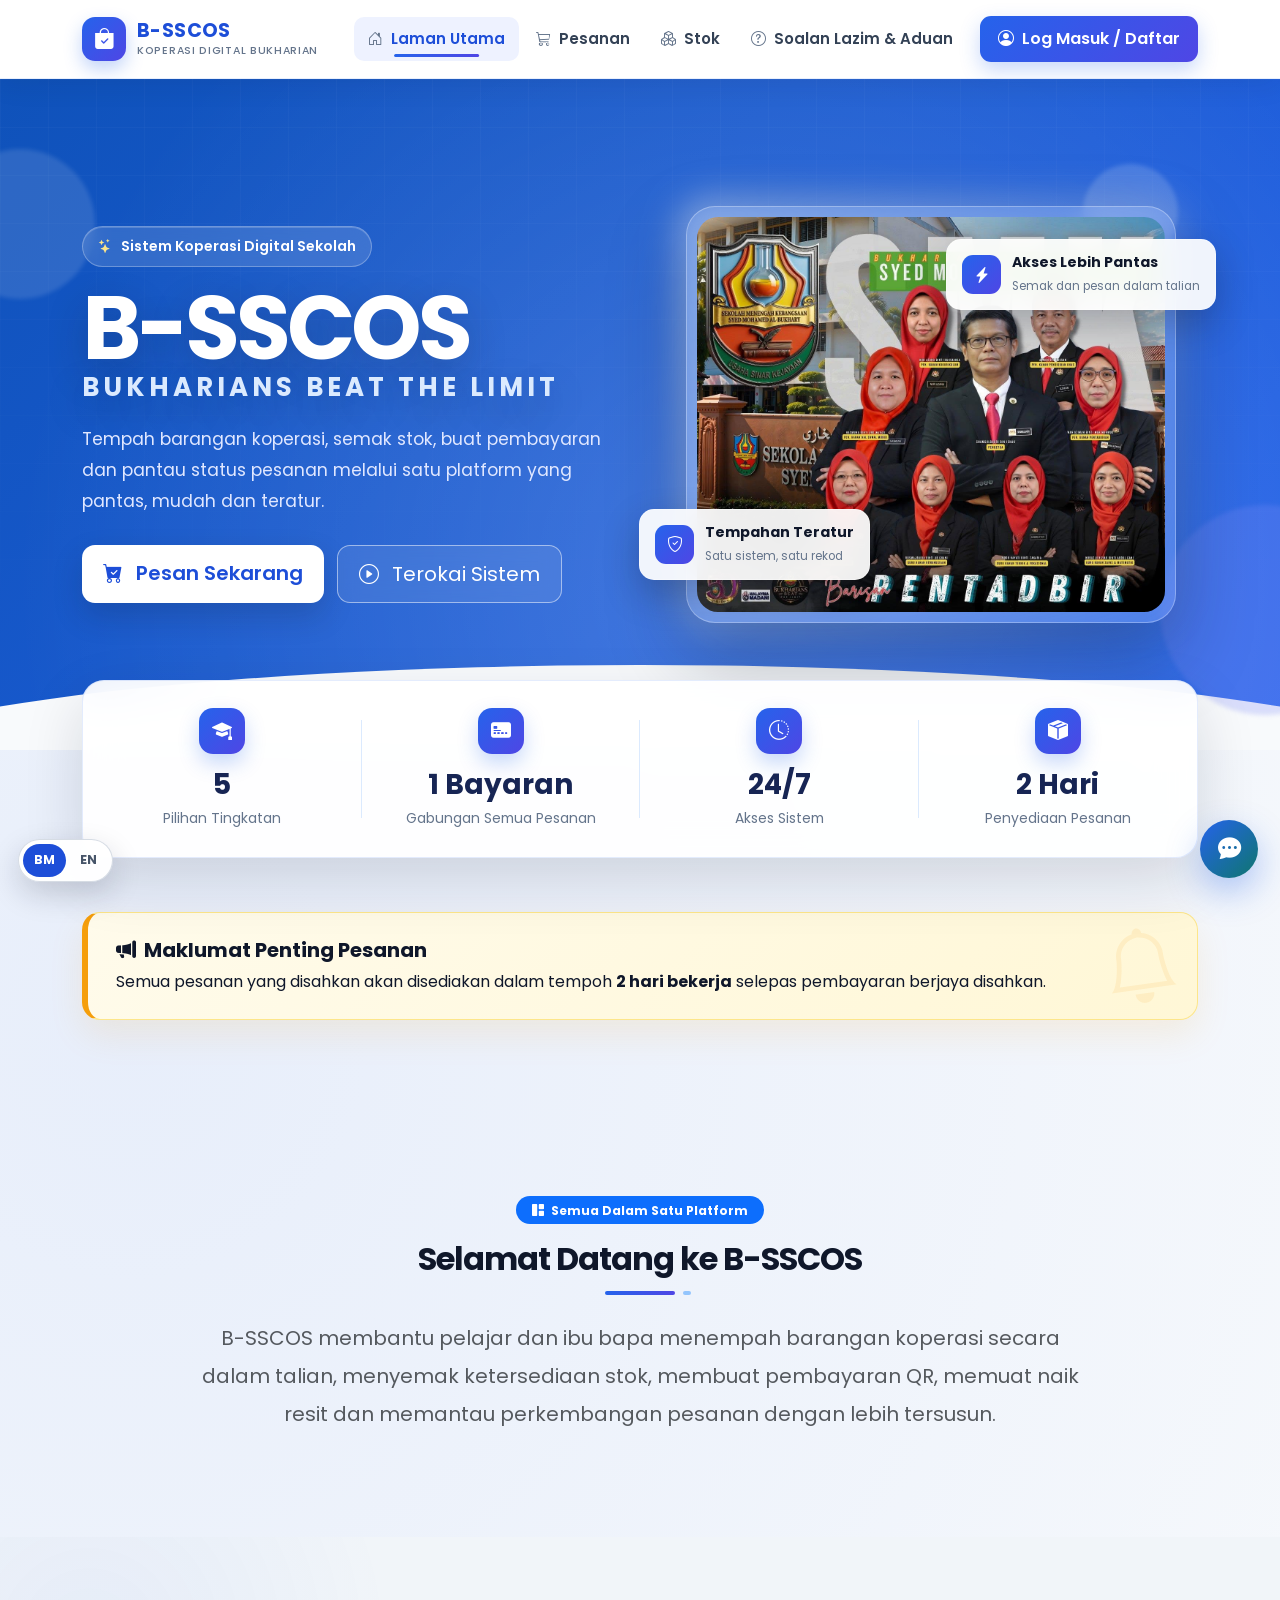
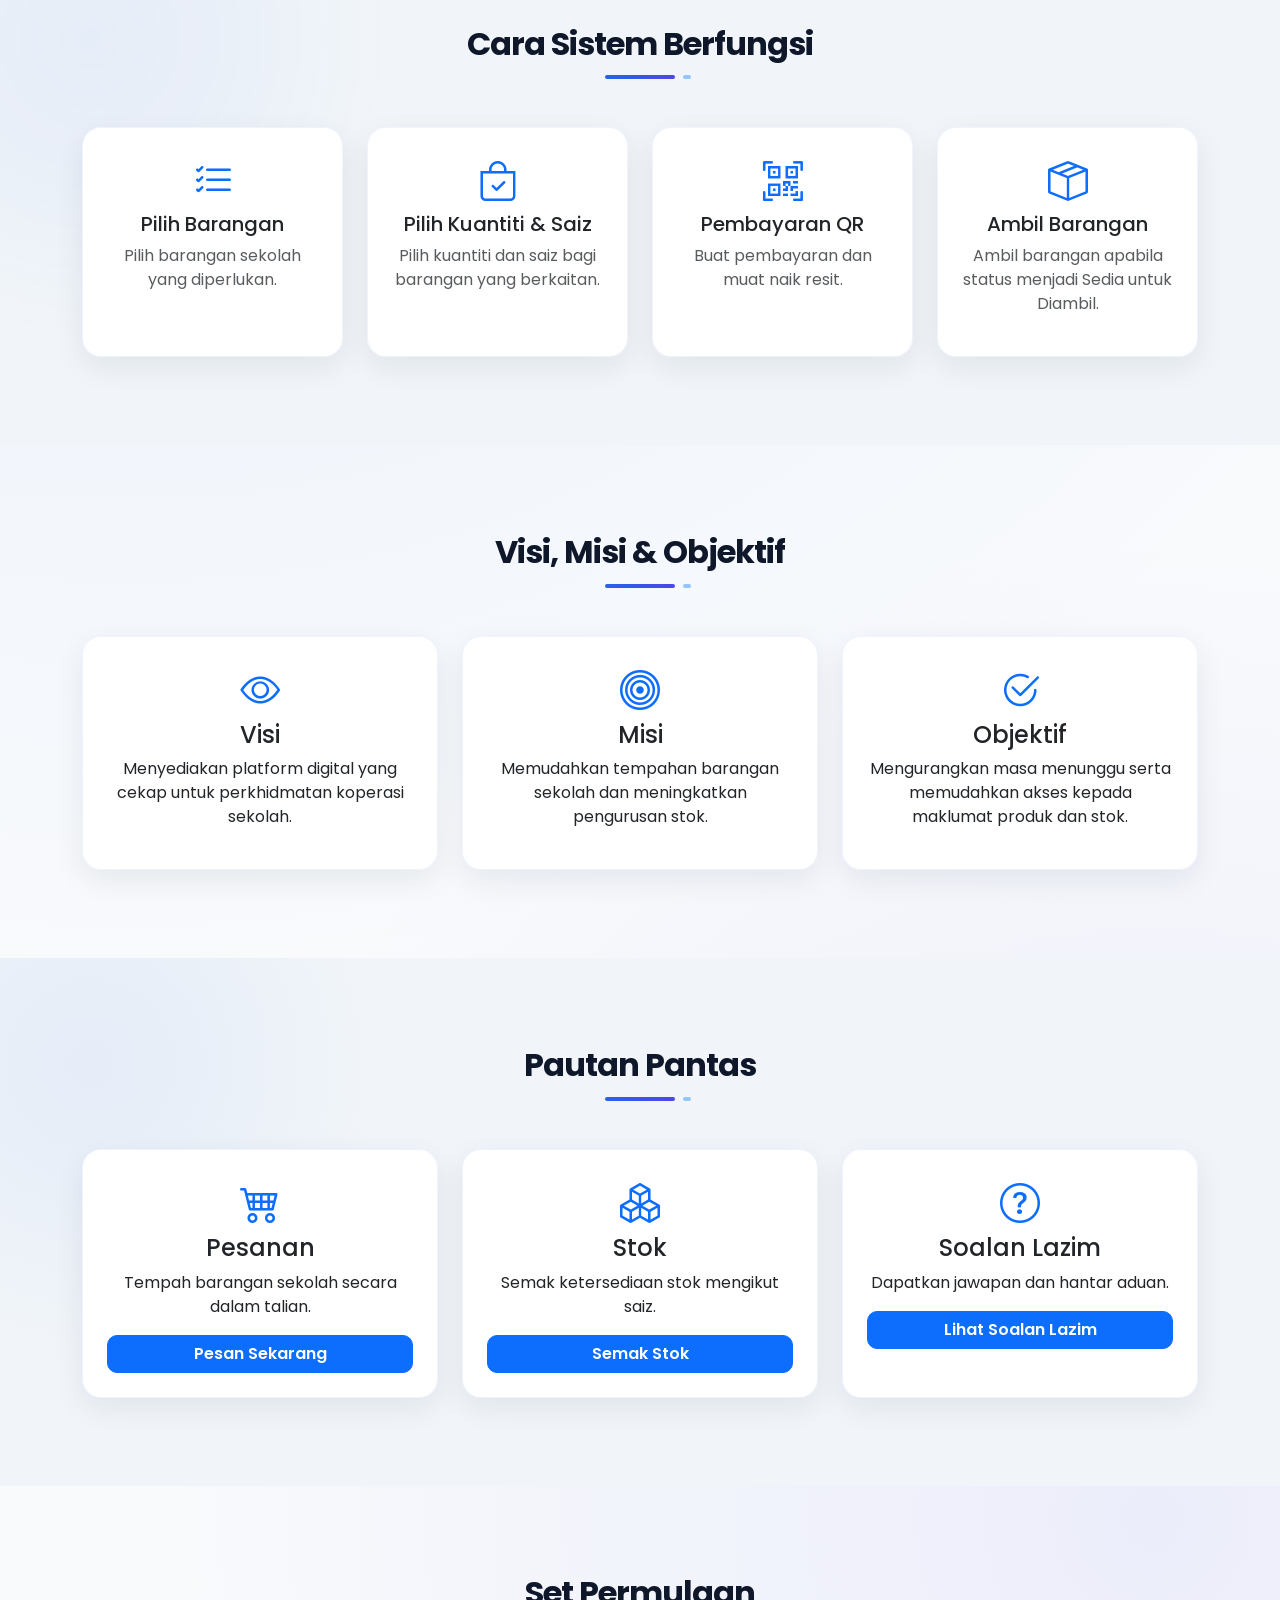
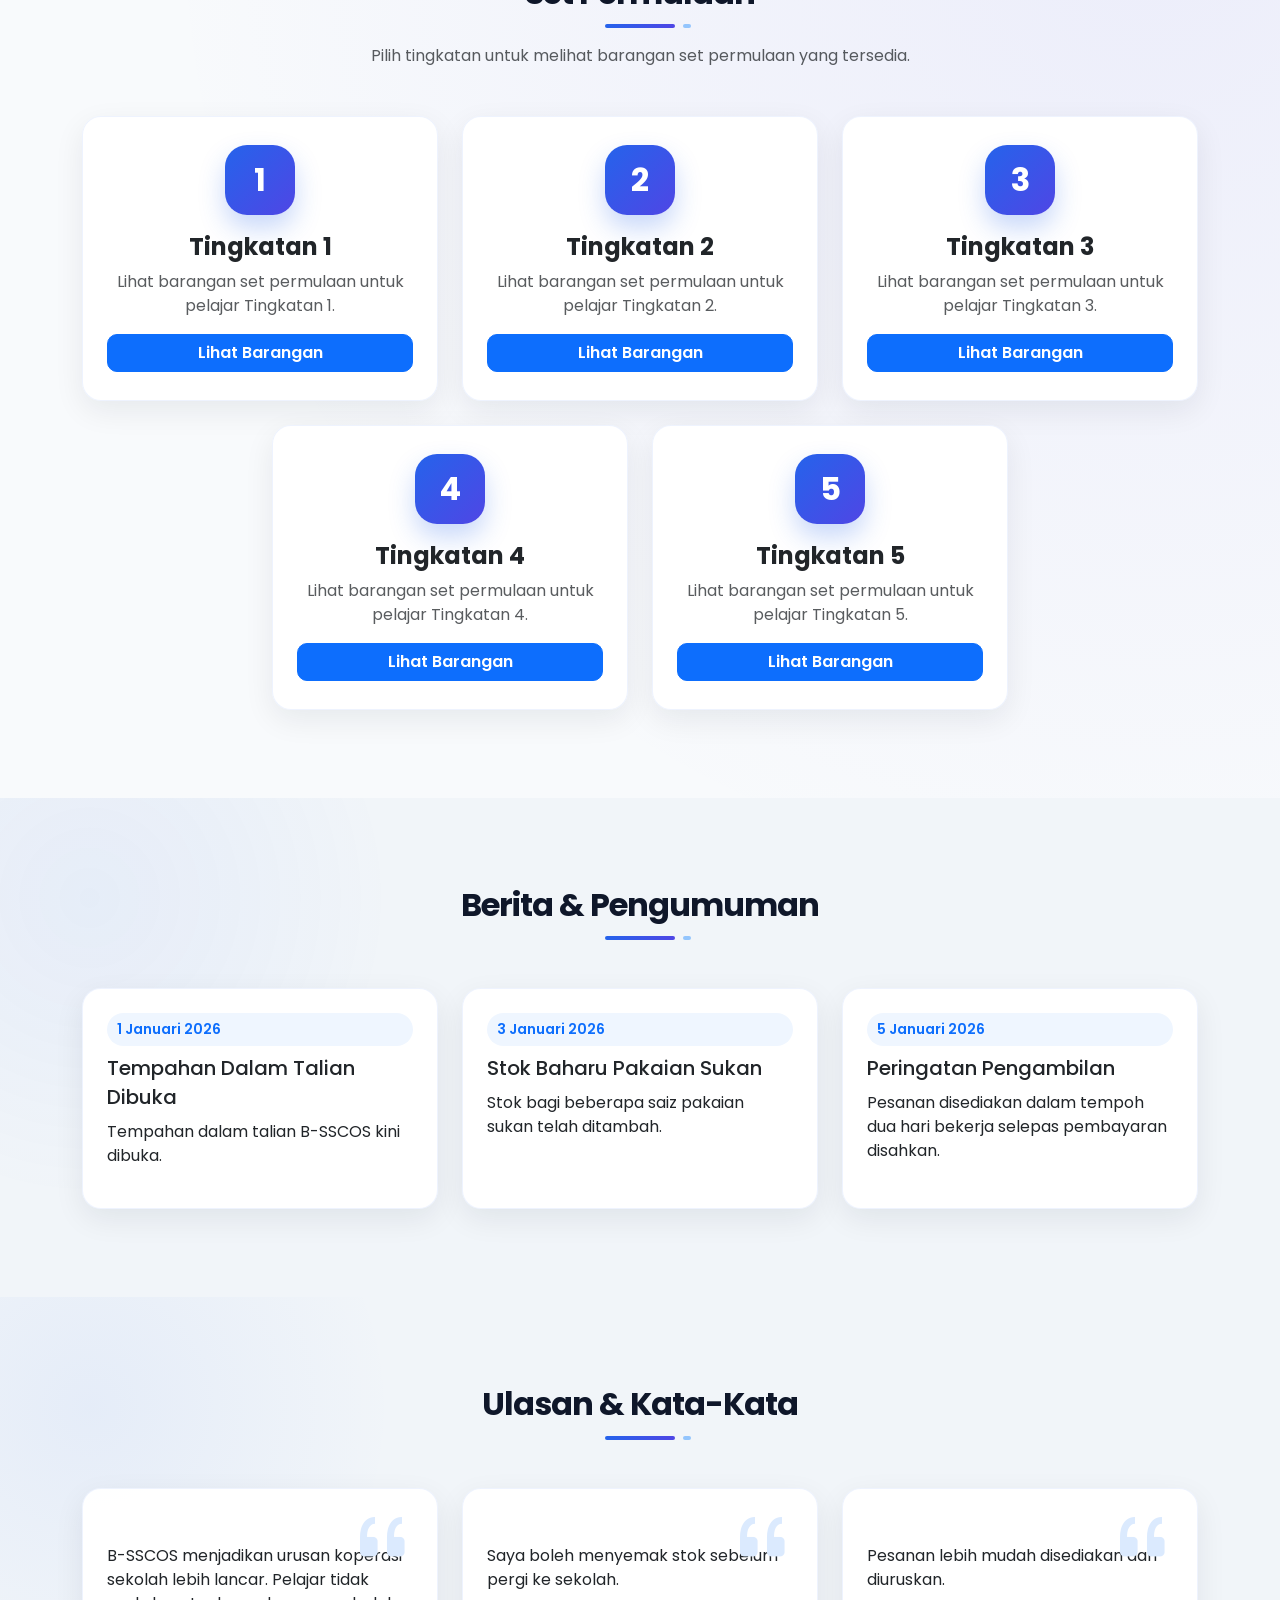
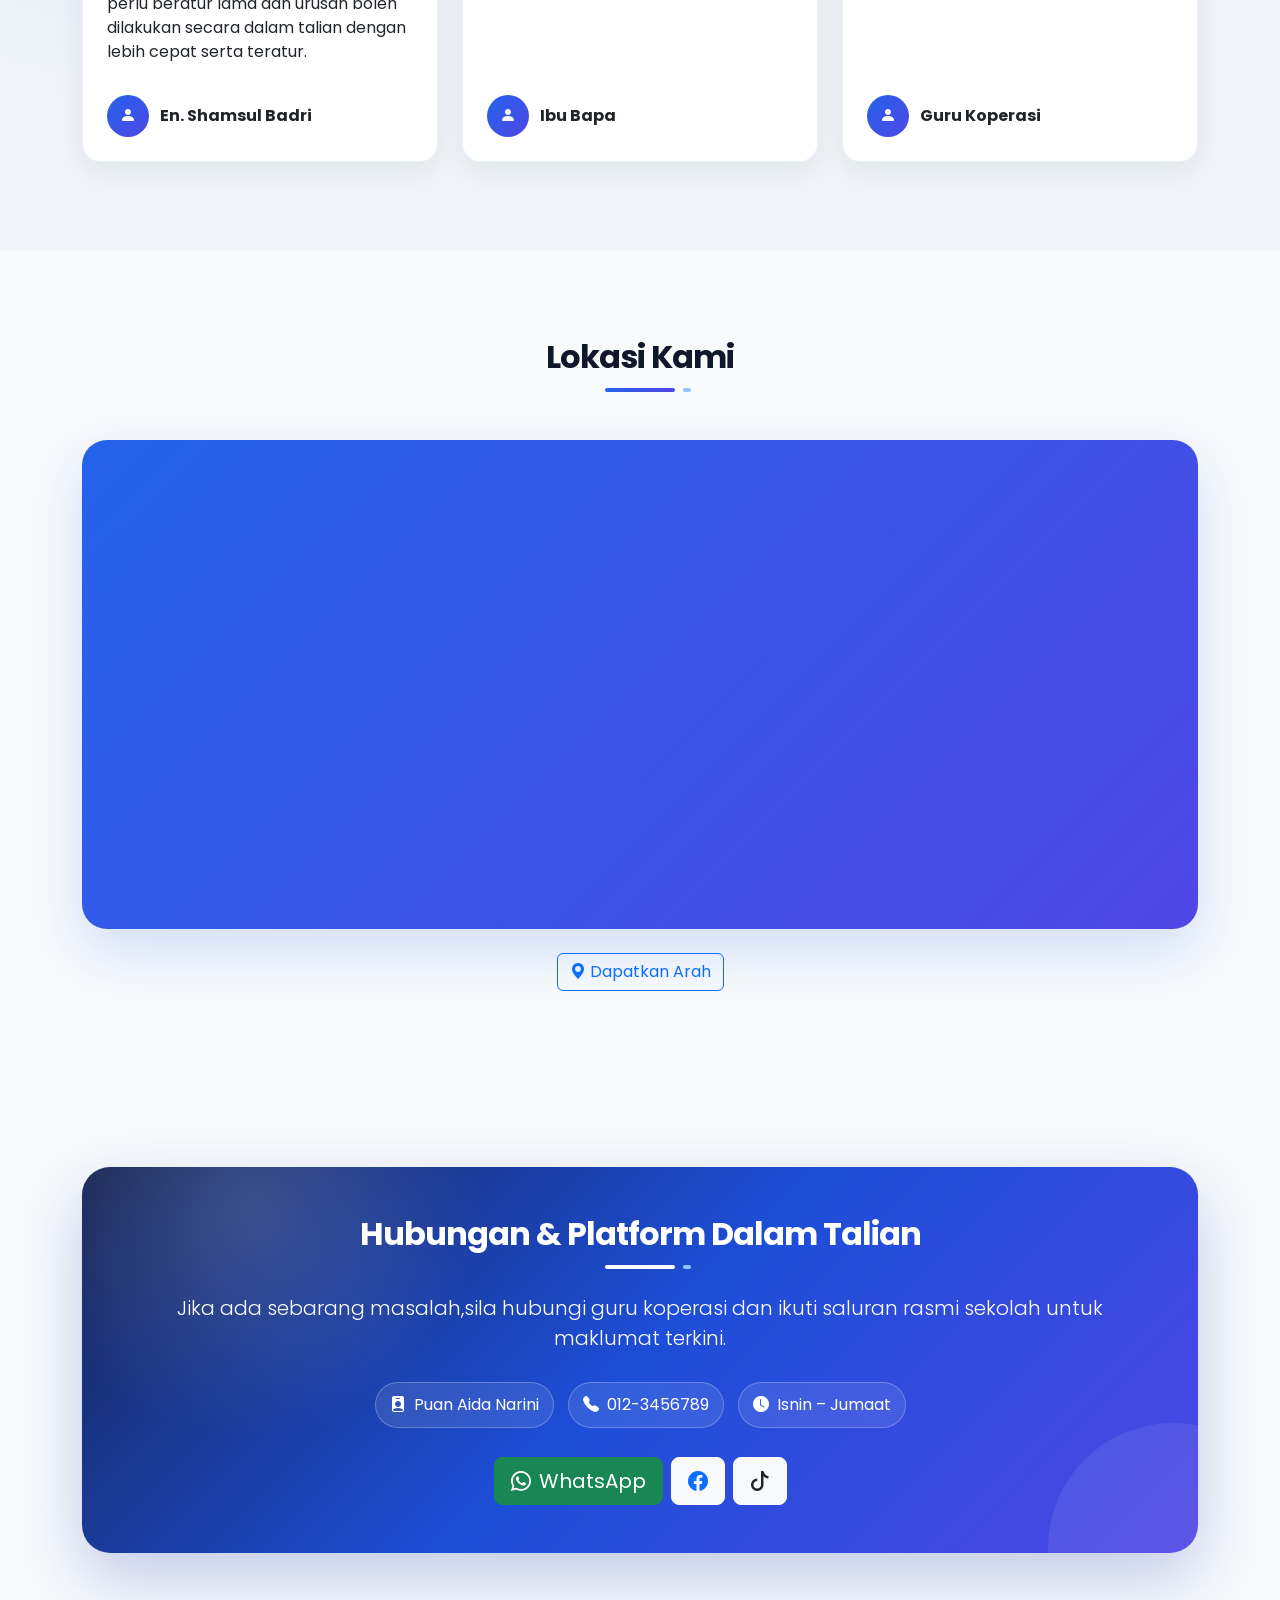
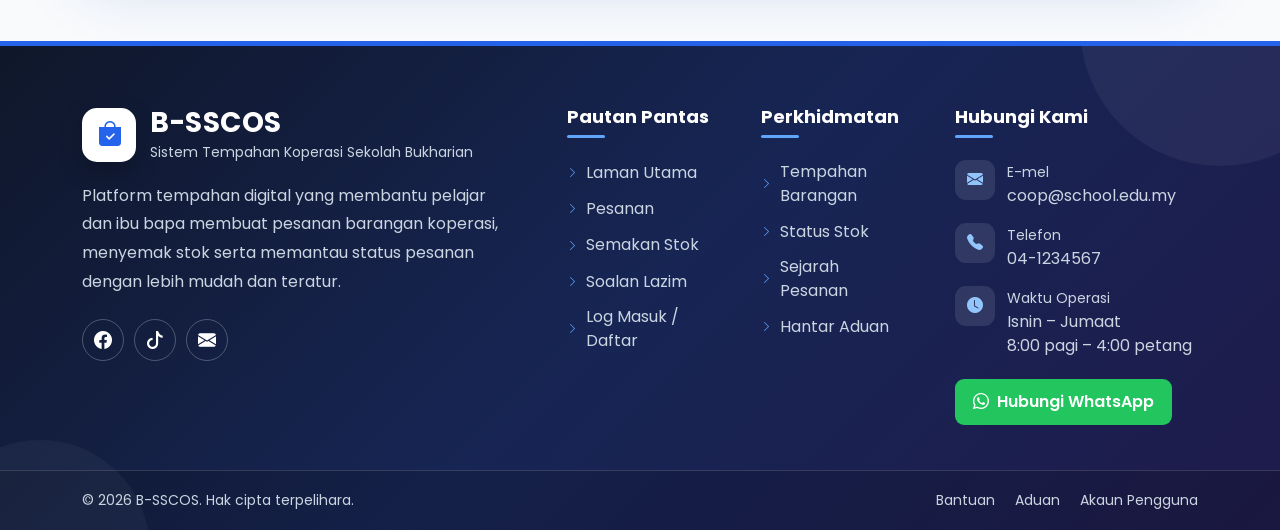
<file: index.html>
<!DOCTYPE html>
<html lang="ms">
<head>
<meta charset="UTF-8">
<meta name="viewport" content="width=device-width, initial-scale=1.0">
<title>B-SSCOS - Laman Utama</title>

<link href="https://cdn.jsdelivr.net/npm/bootstrap@5.3.3/dist/css/bootstrap.min.css" rel="stylesheet">
<link href="https://cdn.jsdelivr.net/npm/bootstrap-icons@1.11.3/font/bootstrap-icons.css" rel="stylesheet">
<link href="https://fonts.googleapis.com/css2?family=Poppins:wght@300;400;600;700&display=swap" rel="stylesheet">


<style>
body{font-family:Poppins,sans-serif;background:#f8fafc}
/* =========================
   NAVBAR B-SSCOS
========================= */

.navbar{
    padding:12px 0;
    background:rgba(255,255,255,.96);
    backdrop-filter:blur(14px);
    -webkit-backdrop-filter:blur(14px);
    border-bottom:1px solid rgba(37,99,235,.10);
    box-shadow:0 6px 25px rgba(15,23,42,.08);
    transition:all .3s ease;
}

.navbar .container{
    position:relative;
}

/* Logo / jenama */

.navbar-brand{
    display:flex;
    align-items:center;
    gap:11px;
    margin-right:25px;
    color:#1d4ed8 !important;
    text-decoration:none;
    transition:transform .3s ease;
}

.navbar-brand:hover{
    transform:translateY(-2px);
}

.brand-mark{
    width:44px;
    height:44px;
    display:flex;
    align-items:center;
    justify-content:center;
    border-radius:13px;
    color:#fff;
    font-size:21px;
    background:linear-gradient(135deg,#2563eb,#4f46e5);
    box-shadow:0 8px 18px rgba(37,99,235,.28);
    transition:all .3s ease;
}

.navbar-brand:hover .brand-mark{
    transform:rotate(-7deg) scale(1.06);
    box-shadow:0 12px 25px rgba(37,99,235,.38);
}

.brand-text{
    display:flex;
    flex-direction:column;
    line-height:1.05;
}

.brand-name{
    font-size:1.2rem;
    font-weight:700;
    letter-spacing:.4px;
}

.brand-tagline{
    margin-top:4px;
    color:#64748b;
    font-size:.67rem;
    font-weight:500;
    letter-spacing:.7px;
    text-transform:uppercase;
}

/* Menu */

.navbar-nav{
    align-items:center;
    gap:3px;
}

.navbar .nav-link{
    position:relative;
    z-index:1;
    padding:11px 14px !important;
    border-radius:10px;
    color:#334155 !important;
    font-size:.94rem;
    font-weight:600;
    transition:all .3s ease;
}

.navbar .nav-link i{
    color:#64748b;
    transition:all .3s ease;
}

.navbar .nav-link::after{
    content:"";
    position:absolute;
    left:50%;
    bottom:4px;
    width:0;
    height:3px;
    border-radius:20px;
    background:linear-gradient(90deg,#2563eb,#4f46e5);
    transform:translateX(-50%);
    transition:width .3s ease;
}

.navbar .nav-link:hover{
    color:#2563eb !important;
    background:#eff6ff;
    transform:translateY(-2px);
}

.navbar .nav-link:hover i{
    color:#2563eb;
    transform:scale(1.12);
}

.navbar .nav-link:hover::after{
    width:52%;
}

.navbar .nav-link.active{
    color:#1d4ed8 !important;
    background:#eef2ff;
}

.navbar .nav-link.active::after{
    width:52%;
}

/* Butang login */

#loginButton{
    position:relative;
    overflow:hidden;
    margin-left:10px !important;
    padding:11px 18px;
    border:0;
    border-radius:11px;
    color:#fff;
    font-weight:600;
    background:linear-gradient(135deg,#2563eb,#4f46e5);
    box-shadow:0 8px 20px rgba(37,99,235,.25);
    transition:all .3s ease;
}

#loginButton::before{
    content:"";
    position:absolute;
    top:0;
    left:-120%;
    width:70%;
    height:100%;
    background:linear-gradient(
        90deg,
        transparent,
        rgba(255,255,255,.38),
        transparent
    );
    transform:skewX(-20deg);
    transition:left .55s ease;
}

#loginButton i,
#loginButton span{
    position:relative;
    z-index:1;
}

#loginButton:hover{
    color:#fff;
    transform:translateY(-3px);
    box-shadow:0 13px 28px rgba(37,99,235,.38);
}

#loginButton:hover::before{
    left:145%;
}

#loginButton:active{
    transform:translateY(-1px);
}

/* Toggler */

.navbar-toggler{
    width:46px;
    height:42px;
    padding:0;
    border:1px solid #dbeafe;
    border-radius:11px;
    background:#eff6ff;
    transition:all .3s ease;
}

.navbar-toggler:hover{
    background:#dbeafe;
    transform:scale(1.04);
}

.navbar-toggler:focus{
    box-shadow:0 0 0 4px rgba(37,99,235,.13);
}
.hero{background:linear-gradient(135deg,#2563eb,#4f46e5);color:#fff;padding:90px 0}
.hero img{max-width:100%;border-radius:20px}
.btn-main{background:#fff;color:#2563eb;font-weight:600}
.section{padding:70px 0}
.card{border:0;box-shadow:0 4px 15px rgba(0,0,0,.06)}
.card:hover{transform:translateY(-8px);transition:.3s}
.footer{
    position:relative;
    overflow:hidden;
    background:linear-gradient(135deg,#0f172a 0%,#172554 50%,#1e1b4b 100%);
    color:#fff;
    padding:60px 0 0;
    border-top:5px solid #2563eb;
}
.footer::before{
    content:"";
    position:absolute;
    width:280px;
    height:280px;
    top:-160px;
    right:-80px;
    border-radius:50%;
    background:rgba(255,255,255,.05);
}
.footer::after{
    content:"";
    position:absolute;
    width:220px;
    height:220px;
    bottom:-130px;
    left:-70px;
    border-radius:50%;
    background:rgba(255,255,255,.04);
}
.footer .container{position:relative;z-index:1}
.footer-brand{display:flex;align-items:center;gap:14px;margin-bottom:18px}
.footer-logo{
    width:54px;
    height:54px;
    min-width:54px;
    display:flex;
    align-items:center;
    justify-content:center;
    border-radius:15px;
    background:#fff;
    color:#2563eb;
    font-size:25px;
    box-shadow:0 10px 25px rgba(0,0,0,.22);
    transition:.3s ease;
}
.footer-brand:hover .footer-logo{transform:translateY(-5px) rotate(-4deg)}
.footer-brand h3{margin:0;font-weight:700;letter-spacing:.5px}
.footer-brand small,.footer-description{color:#cbd5e1}
.footer-description{line-height:1.8;margin-bottom:0}
.footer-title{
    position:relative;
    display:inline-block;
    font-size:18px;
    font-weight:700;
    margin-bottom:22px;
    padding-bottom:10px;
}
.footer-title::after{
    content:"";
    position:absolute;
    left:0;
    bottom:0;
    width:38px;
    height:3px;
    border-radius:10px;
    background:#60a5fa;
    transition:.3s ease;
}
.footer-column:hover .footer-title::after{width:65px;background:#fff}
.footer-links{list-style:none;padding:0;margin:0}
.footer-links li{margin-bottom:11px}
.footer-links a{
    display:inline-flex;
    align-items:center;
    gap:8px;
    color:#cbd5e1;
    text-decoration:none;
    transition:.3s ease;
}
.footer-links a i{font-size:11px;color:#60a5fa;transition:.3s ease}
.footer-links a:hover{color:#fff;transform:translateX(7px)}
.footer-links a:hover i{color:#fff}
.footer-contact{
    display:flex;
    align-items:flex-start;
    gap:12px;
    margin-bottom:15px;
    color:#cbd5e1;
}
.footer-contact-icon{
    width:40px;
    height:40px;
    min-width:40px;
    display:flex;
    align-items:center;
    justify-content:center;
    border-radius:11px;
    background:rgba(255,255,255,.1);
    color:#93c5fd;
    transition:.3s ease;
}
.footer-contact:hover .footer-contact-icon{
    background:#fff;
    color:#2563eb;
    transform:translateY(-4px);
}
.footer-contact a{color:#cbd5e1;text-decoration:none;transition:.3s ease}
.footer-contact a:hover{color:#fff}
.footer-social{display:flex;gap:10px;margin-top:22px;flex-wrap:wrap}
.footer-social a{
    width:42px;
    height:42px;
    display:flex;
    align-items:center;
    justify-content:center;
    border:1px solid rgba(255,255,255,.25);
    border-radius:50%;
    color:#fff;
    font-size:18px;
    text-decoration:none;
    transition:.3s ease;
}
.footer-social a:hover{
    background:#fff;
    color:#2563eb;
    border-color:#fff;
    transform:translateY(-6px);
    box-shadow:0 10px 22px rgba(0,0,0,.25);
}
.footer-whatsapp{
    display:inline-flex;
    align-items:center;
    gap:8px;
    margin-top:6px;
    padding:11px 18px;
    border-radius:9px;
    background:#22c55e;
    color:#fff;
    font-weight:600;
    text-decoration:none;
    transition:.3s ease;
}
.footer-whatsapp:hover{
    color:#fff;
    background:#16a34a;
    transform:translateY(-4px);
    box-shadow:0 10px 24px rgba(34,197,94,.28);
}
.footer-bottom{
    margin-top:45px;
    padding:19px 0;
    border-top:1px solid rgba(255,255,255,.14);
    background:rgba(0,0,0,.14);
}
.footer-bottom-content{display:flex;align-items:center;justify-content:space-between;gap:18px}
.footer-bottom p{margin:0;color:#cbd5e1;font-size:14px}
.footer-bottom-links{display:flex;gap:20px;flex-wrap:wrap}
.footer-bottom-links a{
    position:relative;
    color:#cbd5e1;
    font-size:14px;
    text-decoration:none;
    transition:.3s ease;
}
.footer-bottom-links a::after{
    content:"";
    position:absolute;
    left:0;
    bottom:-4px;
    width:0;
    height:2px;
    background:#60a5fa;
    transition:.3s ease;
}
.footer-bottom-links a:hover{color:#fff}
.footer-bottom-links a:hover::after{width:100%}
.page-title{font-weight:700}
.table-box{background:#fff;border-radius:15px;box-shadow:0 4px 15px rgba(0,0,0,.06);overflow:hidden}
.table thead th{background:#eef2ff;color:#1e3a8a}
.qty-input{max-width:90px}
.size-select{min-width:150px}
.summary-box{background:#fff;border-radius:15px;padding:25px;box-shadow:0 4px 15px rgba(0,0,0,.06)}
.progress{height:12px}
.low-stock{background:#fee2e2!important}
.faq-search{max-width:700px;margin:auto}
.accordion-item{border:0;margin-bottom:12px;box-shadow:0 3px 12px rgba(0,0,0,.06)}
.login-section{min-height:75vh;display:flex;align-items:center}
.login-card{max-width:500px;margin:auto;border-radius:20px}
.notice-box{background:#fff3cd;border-left:5px solid #ffc107;padding:18px;border-radius:10px}
.status-step{display:flex;align-items:center;gap:12px;margin-bottom:12px}
.status-icon{width:38px;height:38px;border-radius:50%;display:flex;align-items:center;justify-content:center;background:#dbeafe;color:#2563eb}
@media(max-width:768px){
.hero{padding:70px 0;text-align:center}
.hero h1{font-size:2.2rem}
.navbar-collapse{
    margin-top:14px;
    padding-top:13px;
    border-top:1px solid #e2e8f0;
}
.navbar-nav{
    align-items:stretch;
    gap:5px;
}
.navbar .nav-link{
    width:100%;
    padding:12px 14px !important;
}
.navbar .nav-link::after{
    left:14px;
    bottom:5px;
    transform:none;
}
.navbar .nav-link:hover::after,
.navbar .nav-link.active::after{
    width:35px;
}
#loginButton{
    width:100%;
    margin:8px 0 0 !important;
    text-align:center;
}
.brand-tagline{
    display:none;
}
.footer{padding-top:48px}
.footer-column{margin-bottom:12px}
.footer-brand{justify-content:center;text-align:left}
.footer-description{text-align:center}
.footer-title{margin-top:8px}
.footer-bottom-content{flex-direction:column;text-align:center}
.footer-bottom-links{justify-content:center}
}

/* =====================================================
   KESAN PREMIUM HALAMAN UTAMA
===================================================== */

html{
    scroll-behavior:smooth;
}

body{
    position:relative;
    overflow-x:hidden;
    color:#0f172a;
    background:
        radial-gradient(circle at 10% 15%,rgba(37,99,235,.08),transparent 26%),
        radial-gradient(circle at 90% 45%,rgba(79,70,229,.07),transparent 25%),
        #f8fafc;
}

body::selection{
    color:#fff;
    background:#2563eb;
}

::-webkit-scrollbar{
    width:11px;
}

::-webkit-scrollbar-track{
    background:#eaf0f8;
}

::-webkit-scrollbar-thumb{
    border:3px solid #eaf0f8;
    border-radius:30px;
    background:linear-gradient(#2563eb,#4f46e5);
}

/* Navbar berubah ketika skrol */

.navbar.navbar-scrolled{
    padding:7px 0;
    background:rgba(255,255,255,.88);
    box-shadow:0 14px 36px rgba(15,23,42,.13);
}

/* HERO */

.hero{
    position:relative;
    isolation:isolate;
    min-height:620px;
    display:flex;
    align-items:center;
    overflow:hidden;
    padding:105px 0;
    background:
        radial-gradient(circle at 20% 25%,rgba(255,255,255,.18),transparent 22%),
        radial-gradient(circle at 84% 20%,rgba(96,165,250,.34),transparent 22%),
        linear-gradient(-45deg,#1d4ed8,#4f46e5,#2563eb,#0f52ba);
    background-size:300% 300%;
    animation:heroGradient 12s ease infinite;
}

.hero::before{
    content:"";
    position:absolute;
    inset:0;
    z-index:-2;
    opacity:.17;
    background-image:
        linear-gradient(rgba(255,255,255,.16) 1px,transparent 1px),
        linear-gradient(90deg,rgba(255,255,255,.16) 1px,transparent 1px);
    background-size:48px 48px;
    mask-image:linear-gradient(to bottom,#000,transparent 90%);
}

.hero::after{
    content:"";
    position:absolute;
    left:-15%;
    right:-15%;
    bottom:-145px;
    height:230px;
    z-index:-1;
    border-radius:50% 50% 0 0;
    background:#f8fafc;
}

@keyframes heroGradient{
    0%,100%{background-position:0 50%}
    50%{background-position:100% 50%}
}

.hero-orb{
    position:absolute;
    border-radius:50%;
    pointer-events:none;
    filter:blur(2px);
    animation:orbFloat 8s ease-in-out infinite;
}

.hero-orb.one{
    width:150px;
    height:150px;
    top:70px;
    left:-55px;
    background:rgba(255,255,255,.12);
}

.hero-orb.two{
    width:95px;
    height:95px;
    right:8%;
    top:85px;
    background:rgba(255,255,255,.16);
    animation-delay:-2s;
}

.hero-orb.three{
    width:210px;
    height:210px;
    right:-90px;
    bottom:35px;
    background:rgba(129,140,248,.26);
    animation-delay:-4s;
}

@keyframes orbFloat{
    0%,100%{transform:translate3d(0,0,0) scale(1)}
    50%{transform:translate3d(0,-24px,0) scale(1.08)}
}

.hero-badge{
    display:inline-flex;
    align-items:center;
    gap:9px;
    margin-bottom:20px;
    padding:9px 15px;
    border:1px solid rgba(255,255,255,.28);
    border-radius:30px;
    background:rgba(255,255,255,.13);
    box-shadow:inset 0 1px 0 rgba(255,255,255,.18);
    backdrop-filter:blur(10px);
    font-size:.88rem;
    font-weight:600;
}

.hero-badge i{
    color:#fde68a;
    animation:pulseIcon 1.8s infinite;
}

@keyframes pulseIcon{
    0%,100%{transform:scale(1)}
    50%{transform:scale(1.22)}
}

.hero-title{
    margin-bottom:18px;
    font-size:clamp(3.3rem,7vw,6.3rem);
    line-height:.92;
    letter-spacing:-4px;
    text-shadow:0 14px 38px rgba(15,23,42,.25);
}

.hero-title span{
    display:block;
    color:#dbeafe;
    font-size:.29em;
    line-height:1.4;
    letter-spacing:4px;
    text-transform:uppercase;
}

.hero-copy{
    max-width:620px;
    margin-bottom:28px;
    color:#e0e7ff;
    font-size:1.08rem;
    line-height:1.8;
}

.hero-actions{
    display:flex;
    flex-wrap:wrap;
    gap:13px;
}

.btn-main,
.hero-outline{
    position:relative;
    overflow:hidden;
    min-width:165px;
    padding:13px 21px;
    border-radius:13px;
    transition:.35s ease;
}

.btn-main{
    border:0;
    background:#fff;
    color:#1d4ed8;
    box-shadow:0 13px 30px rgba(15,23,42,.18);
}

.btn-main:hover{
    color:#1d4ed8;
    transform:translateY(-5px) scale(1.025);
    box-shadow:0 18px 36px rgba(15,23,42,.25);
}

.hero-outline{
    border:1px solid rgba(255,255,255,.5);
    background:rgba(255,255,255,.09);
    color:#fff;
    backdrop-filter:blur(10px);
}

.hero-outline:hover{
    border-color:#fff;
    background:#fff;
    color:#1d4ed8;
    transform:translateY(-5px);
}

.hero-visual{
    position:relative;
    padding:22px;
    perspective:1100px;
}

.hero-image-frame{
    position:relative;
    z-index:2;
    padding:10px;
    border:1px solid rgba(255,255,255,.3);
    border-radius:29px;
    background:rgba(255,255,255,.12);
    box-shadow:0 30px 75px rgba(15,23,42,.34);
    backdrop-filter:blur(12px);
    animation:imageFloat 5.5s ease-in-out infinite;
}

.hero-image-frame::before{
    content:"";
    position:absolute;
    inset:-12px;
    z-index:-1;
    border-radius:36px;
    background:linear-gradient(135deg,rgba(255,255,255,.36),rgba(96,165,250,.02));
    filter:blur(16px);
}

.hero-image-frame img{
    width:100%;
    min-height:365px;
    max-height:440px;
    object-fit:cover;
    border-radius:21px;
    transition:transform .6s ease,filter .6s ease;
}

.hero-image-frame:hover img{
    transform:scale(1.035);
    filter:saturate(1.1) contrast(1.04);
}

@keyframes imageFloat{
    0%,100%{transform:translateY(0) rotateY(-2deg)}
    50%{transform:translateY(-14px) rotateY(2deg)}
}

.floating-info{
    position:absolute;
    z-index:4;
    display:flex;
    align-items:center;
    gap:11px;
    padding:12px 15px;
    border:1px solid rgba(255,255,255,.3);
    border-radius:15px;
    color:#0f172a;
    background:rgba(255,255,255,.93);
    box-shadow:0 15px 35px rgba(15,23,42,.25);
    backdrop-filter:blur(12px);
    animation:smallFloat 4s ease-in-out infinite;
}

.floating-info i{
    width:39px;
    height:39px;
    display:flex;
    align-items:center;
    justify-content:center;
    border-radius:11px;
    color:#fff;
    background:linear-gradient(135deg,#2563eb,#4f46e5);
}

.floating-info strong{
    display:block;
    font-size:.88rem;
}

.floating-info small{
    color:#64748b;
    font-size:.72rem;
}

.floating-info.info-one{
    left:-25px;
    bottom:65px;
}

.floating-info.info-two{
    right:-18px;
    top:55px;
    animation-delay:-2s;
}

@keyframes smallFloat{
    0%,100%{transform:translateY(0)}
    50%{transform:translateY(-9px)}
}

/* STATISTIK */

.stats-section{
    position:relative;
    z-index:5;
    margin-top:-70px;
    padding-bottom:30px;
}

.stats-panel{
    overflow:hidden;
    border:1px solid rgba(37,99,235,.12);
    border-radius:22px;
    background:rgba(255,255,255,.92);
    box-shadow:0 22px 60px rgba(15,23,42,.14);
    backdrop-filter:blur(18px);
}

.stat-item{
    position:relative;
    padding:27px 20px;
    text-align:center;
}

.stat-item:not(:last-child)::after{
    content:"";
    position:absolute;
    top:22%;
    right:0;
    width:1px;
    height:56%;
    background:#dbeafe;
}

.stat-icon{
    width:46px;
    height:46px;
    display:flex;
    align-items:center;
    justify-content:center;
    margin:0 auto 10px;
    border-radius:14px;
    color:#fff;
    font-size:20px;
    background:linear-gradient(135deg,#2563eb,#4f46e5);
    box-shadow:0 9px 20px rgba(37,99,235,.25);
    transition:.35s ease;
}

.stat-item:hover .stat-icon{
    transform:translateY(-6px) rotate(-5deg);
}

.stat-number{
    display:block;
    color:#172554;
    font-size:1.75rem;
    font-weight:700;
}

.stat-label{
    color:#64748b;
    font-size:.87rem;
}

/* SECTION */

.section{
    position:relative;
    padding:88px 0;
}

.section > .container{
    position:relative;
    z-index:2;
}

.section h2{
    position:relative;
    width:max-content;
    max-width:100%;
    margin-left:auto;
    margin-right:auto;
    padding-bottom:16px;
    color:#0f172a;
    letter-spacing:-1px;
}

.section h2::before{
    content:"";
    position:absolute;
    left:50%;
    bottom:0;
    width:70px;
    height:4px;
    border-radius:20px;
    background:linear-gradient(90deg,#2563eb,#4f46e5);
    transform:translateX(-50%);
}

.section h2::after{
    content:"";
    position:absolute;
    left:calc(50% + 43px);
    bottom:0;
    width:8px;
    height:4px;
    border-radius:20px;
    background:#93c5fd;
}

.bg-light{
    background:
        radial-gradient(circle at 7% 20%,rgba(37,99,235,.06),transparent 24%),
        #f1f5f9 !important;
}

/* Maklumat penting */

.notice-box{
    position:relative;
    overflow:hidden;
    padding:25px 28px;
    border:1px solid #fde68a;
    border-left:6px solid #f59e0b;
    border-radius:18px;
    background:linear-gradient(135deg,#fffbeb,#fff7d6);
    box-shadow:0 15px 35px rgba(245,158,11,.11);
}

.notice-box::after{
    content:"\F18A";
    position:absolute;
    right:18px;
    top:50%;
    color:rgba(245,158,11,.1);
    font-family:"bootstrap-icons";
    font-size:75px;
    transform:translateY(-50%) rotate(-8deg);
}

/* Kad premium */

.card{
    position:relative;
    overflow:hidden;
    border:1px solid rgba(37,99,235,.08);
    border-radius:19px;
    background:rgba(255,255,255,.96);
    box-shadow:0 10px 30px rgba(15,23,42,.075);
    transform-style:preserve-3d;
    transition:
        transform .38s cubic-bezier(.2,.8,.2,1),
        box-shadow .38s ease,
        border-color .38s ease;
}

.card::before{
    content:"";
    position:absolute;
    top:0;
    left:0;
    width:100%;
    height:5px;
    background:linear-gradient(90deg,#2563eb,#4f46e5,#60a5fa);
    transform:scaleX(0);
    transform-origin:left;
    transition:transform .42s ease;
}

.card::after{
    content:"";
    position:absolute;
    top:-120%;
    left:-60%;
    width:55%;
    height:300%;
    background:linear-gradient(90deg,transparent,rgba(255,255,255,.7),transparent);
    transform:rotate(20deg);
    transition:left .7s ease;
    pointer-events:none;
}

.card:hover{
    border-color:rgba(37,99,235,.25);
    transform:translateY(-13px);
    box-shadow:0 25px 55px rgba(37,99,235,.16);
}

.card:hover::before{
    transform:scaleX(1);
}

.card:hover::after{
    left:140%;
}

.card > i,
.card .fs-1{
    position:relative;
    z-index:1;
    display:inline-block;
    transition:transform .4s ease,filter .4s ease;
}

.card:hover > i,
.card:hover .fs-1{
    transform:translateY(-5px) scale(1.13) rotate(-4deg);
    filter:drop-shadow(0 8px 11px rgba(37,99,235,.25));
}

.card .btn{
    position:relative;
    z-index:2;
    overflow:hidden;
    border-radius:10px;
    font-weight:600;
    transition:.3s ease;
}

.card .btn:hover{
    transform:translateY(-3px);
    box-shadow:0 10px 22px rgba(37,99,235,.25);
}

/* Set Permulaan */

.starter-card{
    min-height:285px;
    justify-content:center;
}

.starter-card .form-number{
    width:70px;
    height:70px;
    display:flex;
    align-items:center;
    justify-content:center;
    margin:0 auto 18px;
    border-radius:22px;
    color:#fff;
    font-size:2rem;
    font-weight:700;
    background:linear-gradient(135deg,#2563eb,#4f46e5);
    box-shadow:0 13px 26px rgba(37,99,235,.25);
    transition:.4s ease;
}

.starter-card:hover .form-number{
    transform:translateY(-7px) rotate(-7deg) scale(1.08);
}

/* Berita */

.news-card small{
    display:inline-block;
    padding:6px 10px;
    border-radius:20px;
    background:#eff6ff;
    font-weight:600;
}

.news-card h5{
    line-height:1.45;
}

/* Ulasan */

.review-card{
    padding-top:55px !important;
}

.review-card .quote-mark{
    position:absolute;
    top:15px;
    right:20px;
    color:#dbeafe;
    font-size:4.4rem;
    line-height:1;
}

.review-author{
    display:flex;
    align-items:center;
    gap:11px;
    margin-top:auto;
    padding-top:15px;
}

.review-avatar{
    width:42px;
    height:42px;
    display:flex;
    align-items:center;
    justify-content:center;
    border-radius:50%;
    color:#fff;
    background:linear-gradient(135deg,#2563eb,#4f46e5);
}

/* Peta */

.map-shell{
    position:relative;
    padding:9px;
    border-radius:25px;
    background:linear-gradient(135deg,#2563eb,#4f46e5);
    box-shadow:0 22px 55px rgba(37,99,235,.18);
}

.map-shell iframe{
    border-radius:18px !important;
}

/* Hubungan */

.contact-power{
    position:relative;
    overflow:hidden;
    border-radius:28px;
    color:#fff;
    background:
        radial-gradient(circle at 15% 10%,rgba(255,255,255,.15),transparent 23%),
        linear-gradient(135deg,#172554,#1d4ed8,#4f46e5);
    box-shadow:0 25px 65px rgba(30,64,175,.25);
}

.contact-power::before{
    content:"";
    position:absolute;
    width:250px;
    height:250px;
    right:-100px;
    bottom:-120px;
    border-radius:50%;
    background:rgba(255,255,255,.08);
}

.contact-power h2{
    color:#fff;
}

.contact-power h2::before{
    background:#fff;
}

.contact-power h2::after{
    background:#93c5fd;
}

.contact-power .contact-chip{
    display:inline-flex;
    align-items:center;
    gap:8px;
    margin:5px;
    padding:10px 14px;
    border:1px solid rgba(255,255,255,.25);
    border-radius:30px;
    color:#fff;
    background:rgba(255,255,255,.1);
    backdrop-filter:blur(9px);
}

/* Reveal */

.reveal{
    opacity:0;
    transform:translateY(38px);
    transition:
        opacity .75s ease,
        transform .75s cubic-bezier(.2,.75,.2,1);
}

.reveal.reveal-visible{
    opacity:1;
    transform:none;
}

.reveal-delay-1{transition-delay:.1s}
.reveal-delay-2{transition-delay:.2s}
.reveal-delay-3{transition-delay:.3s}
.reveal-delay-4{transition-delay:.4s}

/* Ripple */

.ripple-btn{
    position:relative;
    overflow:hidden;
    isolation:isolate;
}

.ripple-wave{
    position:absolute;
    border-radius:50%;
    pointer-events:none;
    background:rgba(255,255,255,.46);
    transform:scale(0);
    animation:rippleEffect .65s linear;
}

@keyframes rippleEffect{
    to{
        opacity:0;
        transform:scale(4);
    }
}

/* Cursor glow desktop */

.cursor-glow{
    position:fixed;
    z-index:9998;
    width:260px;
    height:260px;
    border-radius:50%;
    pointer-events:none;
    opacity:0;
    background:radial-gradient(circle,rgba(37,99,235,.105),transparent 67%);
    transform:translate(-50%,-50%);
    transition:opacity .25s ease;
}

/* Back to top */

.back-to-top{
    position:fixed;
    right:22px;
    bottom:22px;
    z-index:1050;
    width:48px;
    height:48px;
    display:flex;
    align-items:center;
    justify-content:center;
    border:0;
    border-radius:14px;
    color:#fff;
    background:linear-gradient(135deg,#2563eb,#4f46e5);
    box-shadow:0 12px 28px rgba(37,99,235,.35);
    opacity:0;
    visibility:hidden;
    transform:translateY(15px);
    transition:.3s ease;
}

.back-to-top.show{
    opacity:1;
    visibility:visible;
    transform:none;
}

.back-to-top:hover{
    transform:translateY(-5px);
    box-shadow:0 17px 35px rgba(37,99,235,.43);
}

/* Aksesibiliti */

@media(prefers-reduced-motion:reduce){
    *,
    *::before,
    *::after{
        scroll-behavior:auto !important;
        animation-duration:.01ms !important;
        animation-iteration-count:1 !important;
        transition-duration:.01ms !important;
    }
}

@media(max-width:991px){
    .hero{
        min-height:auto;
        padding:85px 0 130px;
        text-align:center;
    }

    .hero-copy{
        margin-left:auto;
        margin-right:auto;
    }

    .hero-actions{
        justify-content:center;
    }

    .hero-image-frame{
        max-width:610px;
        margin:38px auto 0;
    }

    .floating-info.info-one{
        left:0;
    }

    .floating-info.info-two{
        right:0;
    }

    .stats-section{
        margin-top:-58px;
    }

    .stat-item:nth-child(2)::after{
        display:none;
    }
}

@media(max-width:767px){
    .hero{
        padding:72px 0 115px;
    }

    .hero-title{
        font-size:3.65rem !important;
        letter-spacing:-2px;
    }

    .hero-title span{
        font-size:.23em;
        letter-spacing:2px;
    }

    .hero-image-frame img{
        min-height:250px;
    }

    .floating-info{
        display:none;
    }

    .stats-panel{
        border-radius:18px;
    }

    .stat-item{
        padding:21px 12px;
    }

    .stat-item::after{
        display:none !important;
    }

    .section{
        padding:72px 0;
    }

    .cursor-glow{
        display:none;
    }

    .contact-power{
        border-radius:20px;
    }
}

</style>

<link rel="stylesheet" href="bsscos-ui.css">
<link rel="stylesheet" href="bsscos-chatbot.css">
</head>
<body>


<nav class="navbar navbar-expand-lg sticky-top">
<div class="container">

<a class="navbar-brand" href="index.html">
<span class="brand-mark">
<i class="bi bi-bag-check-fill"></i>
</span>
<span class="brand-text">
<span class="brand-name">B-SSCOS</span>
<small class="brand-tagline">Koperasi Digital Bukharian</small>
</span>
</a>

<button class="navbar-toggler"
        type="button"
        data-bs-toggle="collapse"
        data-bs-target="#nav"
        aria-controls="nav"
        aria-expanded="false"
        aria-label="Buka navigasi">
<span class="navbar-toggler-icon"></span>
</button>

<div class="collapse navbar-collapse" id="nav">

<ul class="navbar-nav ms-auto">

<li class="nav-item">
<a class="nav-link active" href="index.html">
<i class="bi bi-house-door me-1"></i>
Laman Utama
</a>
</li>

<li class="nav-item">
<a class="nav-link" href="order.html">
<i class="bi bi-cart3 me-1"></i>
Pesanan
</a>
</li>

<li class="nav-item">
<a class="nav-link" href="stock.html">
<i class="bi bi-boxes me-1"></i>
Stok
</a>
</li>

<li class="nav-item">
<a class="nav-link" href="faq.html">
<i class="bi bi-question-circle me-1"></i>
Soalan Lazim & Aduan
</a>
</li>

<li class="nav-item">
<a class="btn btn-primary"
   href="login.html"
   id="loginButton">
<i class="bi bi-person-circle me-1"></i>
Log Masuk / Daftar
</a>
</li>

</ul>

</div>
</div>
</nav>



<section class="hero">
<div class="hero-orb one"></div>
<div class="hero-orb two"></div>
<div class="hero-orb three"></div>

<div class="container">
<div class="row align-items-center g-5">

<div class="col-lg-6">
<div class="hero-badge">
<i class="bi bi-stars"></i>
Sistem Koperasi Digital Sekolah
</div>

<h1 class="hero-title fw-bold">
B-SSCOS
<span>Bukharians Beat The Limit</span>
</h1>

<p class="hero-copy">
Tempah barangan koperasi, semak stok, buat pembayaran dan pantau
status pesanan melalui satu platform yang pantas, mudah dan teratur.
</p>

<div class="hero-actions">
<a href="order.html" class="btn btn-main btn-lg ripple-btn">
<i class="bi bi-cart-check-fill me-2"></i>
Pesan Sekarang
</a>

<a href="#about" class="btn hero-outline btn-lg ripple-btn">
<i class="bi bi-play-circle me-2"></i>
Terokai Sistem
</a>
</div>
</div>

<div class="col-lg-6">
<div class="hero-visual">
<div class="hero-image-frame">
<img src="assets/herosek.jpg" alt="School hero banner">
</div>

<div class="floating-info info-one">
<i class="bi bi-shield-check"></i>
<div>
<strong>Tempahan Teratur</strong>
<small>Satu sistem, satu rekod</small>
</div>
</div>

<div class="floating-info info-two">
<i class="bi bi-lightning-charge-fill"></i>
<div>
<strong>Akses Lebih Pantas</strong>
<small>Semak dan pesan dalam talian</small>
</div>
</div>
</div>
</div>

</div>
</div>
</section>

<section class="stats-section">
<div class="container">
<div class="stats-panel">
<div class="row g-0">

<div class="col-6 col-lg-3 stat-item">
<div class="stat-icon"><i class="bi bi-mortarboard-fill"></i></div>
<span class="stat-number"><span class="counter" data-target="5">0</span></span>
<span class="stat-label">Pilihan Tingkatan</span>
</div>

<div class="col-6 col-lg-3 stat-item">
<div class="stat-icon"><i class="bi bi-credit-card-2-front-fill"></i></div>
<span class="stat-number"><span class="counter" data-target="1">0</span> Bayaran</span>
<span class="stat-label">Gabungan Semua Pesanan</span>
</div>

<div class="col-6 col-lg-3 stat-item">
<div class="stat-icon"><i class="bi bi-clock-history"></i></div>
<span class="stat-number"><span class="counter" data-target="24">0</span>/7</span>
<span class="stat-label">Akses Sistem</span>
</div>

<div class="col-6 col-lg-3 stat-item">
<div class="stat-icon"><i class="bi bi-box-seam-fill"></i></div>
<span class="stat-number"><span class="counter" data-target="2">0</span> Hari</span>
<span class="stat-label">Penyediaan Pesanan</span>
</div>

</div>
</div>
</div>
</section>


<section class="section pt-4">
<div class="container">
<div class="notice-box">
<h5 class="fw-bold"><i class="bi bi-megaphone-fill me-2"></i>Maklumat Penting Pesanan</h5>
<p class="mb-0">Semua pesanan yang disahkan akan disediakan dalam tempoh <strong>2 hari bekerja</strong> selepas pembayaran berjaya disahkan.</p>
</div>
</div>
</section>

<section class="section" id="about">
<div class="container text-center">
<span class="badge rounded-pill text-bg-primary px-3 py-2 mb-3">
<i class="bi bi-grid-1x2-fill me-1"></i>
Semua Dalam Satu Platform
</span>
<h2 class="fw-bold mb-4">Selamat Datang ke B-SSCOS</h2>
<p class="text-muted mx-auto fs-5" style="max-width:900px;line-height:1.9">
B-SSCOS membantu pelajar dan ibu bapa menempah barangan koperasi
secara dalam talian, menyemak ketersediaan stok, membuat pembayaran QR,
memuat naik resit dan memantau perkembangan pesanan dengan lebih tersusun.
</p>
</div>
</section>

<section class="section bg-light">
<div class="container text-center">
<h2 class="fw-bold mb-5">Cara Sistem Berfungsi</h2>
<div class="row g-4">
<div class="col-md-3"><div class="card p-4 h-100"><i class="bi bi-list-check fs-1 text-primary"></i><h5>Pilih Barangan</h5><p class="text-muted">Pilih barangan sekolah yang diperlukan.</p></div></div>
<div class="col-md-3"><div class="card p-4 h-100"><i class="bi bi-bag-check fs-1 text-primary"></i><h5>Pilih Kuantiti & Saiz</h5><p class="text-muted">Pilih kuantiti dan saiz bagi barangan yang berkaitan.</p></div></div>
<div class="col-md-3"><div class="card p-4 h-100"><i class="bi bi-qr-code-scan fs-1 text-primary"></i><h5>Pembayaran QR</h5><p class="text-muted">Buat pembayaran dan muat naik resit.</p></div></div>
<div class="col-md-3"><div class="card p-4 h-100"><i class="bi bi-box-seam fs-1 text-primary"></i><h5>Ambil Barangan</h5><p class="text-muted">Ambil barangan apabila status menjadi Sedia untuk Diambil.</p></div></div>
</div>
</div>
</section>

<section class="section">
<div class="container">
<h2 class="text-center fw-bold mb-5">Visi, Misi & Objektif</h2>
<div class="row g-4">
<div class="col-md-4"><div class="card p-4 h-100 text-center"><i class="bi bi-eye fs-1 text-primary"></i><h4>Visi</h4><p>Menyediakan platform digital yang cekap untuk perkhidmatan koperasi sekolah.</p></div></div>
<div class="col-md-4"><div class="card p-4 h-100 text-center"><i class="bi bi-bullseye fs-1 text-primary"></i><h4>Misi</h4><p>Memudahkan tempahan barangan sekolah dan meningkatkan pengurusan stok.</p></div></div>
<div class="col-md-4"><div class="card p-4 h-100 text-center"><i class="bi bi-check2-circle fs-1 text-primary"></i><h4>Objektif</h4><p>Mengurangkan masa menunggu serta memudahkan akses kepada maklumat produk dan stok.</p></div></div>
</div>
</div>
</section>

<section class="section bg-light">
<div class="container">
<h2 class="text-center fw-bold mb-5">Pautan Pantas</h2>
<div class="row g-4">
<div class="col-md-4"><div class="card p-4 text-center h-100"><i class="bi bi-cart4 fs-1 text-primary"></i><h4>Pesanan</h4><p>Tempah barangan sekolah secara dalam talian.</p><a href="order.html" class="btn btn-primary">Pesan Sekarang</a></div></div>
<div class="col-md-4"><div class="card p-4 text-center h-100"><i class="bi bi-boxes fs-1 text-primary"></i><h4>Stok</h4><p>Semak ketersediaan stok mengikut saiz.</p><a href="stock.html" class="btn btn-primary">Semak Stok</a></div></div>
<div class="col-md-4"><div class="card p-4 text-center h-100"><i class="bi bi-question-circle fs-1 text-primary"></i><h4>Soalan Lazim</h4><p>Dapatkan jawapan dan hantar aduan.</p><a href="faq.html" class="btn btn-primary">Lihat Soalan Lazim</a></div></div>
</div>
</div>
</section>

<section class="section">

<div class="container">

<h2 class="text-center fw-bold mb-3">
Set Permulaan
</h2>

<p class="text-center text-muted mb-5">
Pilih tingkatan untuk melihat barangan set permulaan yang tersedia.
</p>


<div class="row g-4 justify-content-center">


<!-- TINGKATAN 1 -->

<div class="col-lg-4 col-md-6">

<div class="card starter-card p-4 h-100 text-center">

<div class="form-number">1</div>

<h4 class="fw-bold">
Tingkatan 1
</h4>

<p class="text-muted">
Lihat barangan set permulaan untuk pelajar Tingkatan 1.
</p>

<a href="order.html?form=1"
   class="btn btn-primary">

Lihat Barangan

</a>

</div>

</div>


<!-- TINGKATAN 2 -->

<div class="col-lg-4 col-md-6">

<div class="card starter-card p-4 h-100 text-center">

<div class="form-number">2</div>

<h4 class="fw-bold">
Tingkatan 2
</h4>

<p class="text-muted">
Lihat barangan set permulaan untuk pelajar Tingkatan 2.
</p>

<a href="order.html?form=2"
   class="btn btn-primary">

Lihat Barangan

</a>

</div>

</div>


<!-- TINGKATAN 3 -->

<div class="col-lg-4 col-md-6">

<div class="card starter-card p-4 h-100 text-center">

<div class="form-number">3</div>

<h4 class="fw-bold">
Tingkatan 3
</h4>

<p class="text-muted">
Lihat barangan set permulaan untuk pelajar Tingkatan 3.
</p>

<a href="order.html?form=3"
   class="btn btn-primary">

Lihat Barangan

</a>

</div>

</div>


<!-- TINGKATAN 4 -->

<div class="col-lg-4 col-md-6">

<div class="card starter-card p-4 h-100 text-center">

<div class="form-number">4</div>

<h4 class="fw-bold">
Tingkatan 4
</h4>

<p class="text-muted">
Lihat barangan set permulaan untuk pelajar Tingkatan 4.
</p>

<a href="order.html?form=4"
   class="btn btn-primary">

Lihat Barangan

</a>

</div>

</div>


<!-- TINGKATAN 5 -->

<div class="col-lg-4 col-md-6">

<div class="card starter-card p-4 h-100 text-center">

<div class="form-number">5</div>

<h4 class="fw-bold">
Tingkatan 5
</h4>

<p class="text-muted">
Lihat barangan set permulaan untuk pelajar Tingkatan 5.
</p>

<a href="order.html?form=5"
   class="btn btn-primary">

Lihat Barangan

</a>

</div>

</div>


</div>

</div>

</section>

<section class="section bg-light">
<div class="container">
<h2 class="text-center fw-bold mb-5">Berita & Pengumuman</h2>
<div class="row g-4">
<div class="col-md-4"><div class="card news-card p-4 h-100"><small class="text-primary">1 Januari 2026</small><h5 class="mt-2">Tempahan Dalam Talian Dibuka</h5><p>Tempahan dalam talian B-SSCOS kini dibuka.</p></div></div>
<div class="col-md-4"><div class="card news-card p-4 h-100"><small class="text-primary">3 Januari 2026</small><h5 class="mt-2">Stok Baharu Pakaian Sukan</h5><p>Stok bagi beberapa saiz pakaian sukan telah ditambah.</p></div></div>
<div class="col-md-4"><div class="card news-card p-4 h-100"><small class="text-primary">5 Januari 2026</small><h5 class="mt-2">Peringatan Pengambilan</h5><p>Pesanan disediakan dalam tempoh dua hari bekerja selepas pembayaran disahkan.</p></div></div>
</div>
</div>
</section>

<section class="section bg-light">
<div class="container">
<h2 class="text-center fw-bold mb-5">Ulasan & Kata-Kata</h2>
<div class="row g-4">
<div class="col-md-4"><div class="card review-card p-4 h-100"><i class="bi bi-quote quote-mark"></i><p>B-SSCOS menjadikan urusan koperasi sekolah lebih lancar. Pelajar tidak perlu beratur lama dan urusan boleh dilakukan secara dalam talian dengan lebih cepat serta teratur.</p><div class="review-author"><div class="review-avatar"><i class="bi bi-person-fill"></i></div><strong>En. Shamsul Badri</strong></div></div></div>
<div class="col-md-4"><div class="card review-card p-4 h-100"><i class="bi bi-quote quote-mark"></i><p>Saya boleh menyemak stok sebelum pergi ke sekolah.</p><div class="review-author"><div class="review-avatar"><i class="bi bi-person-fill"></i></div><strong>Ibu Bapa</strong></div></div></div>
<div class="col-md-4"><div class="card review-card p-4 h-100"><i class="bi bi-quote quote-mark"></i><p>Pesanan lebih mudah disediakan dan diuruskan.</p><div class="review-author"><div class="review-avatar"><i class="bi bi-person-fill"></i></div><strong>Guru Koperasi</strong></div></div></div>
</div>
</div>
</section>

<section class="section">
<div class="container">
<h2 class="text-center fw-bold mb-5">Lokasi Kami</h2>
<div class="map-shell">
<div class="ratio ratio-21x9">
<iframe src="https://www.google.com/maps/embed?pb=!1m18!1m12!1m3!1d3021.702479520611!2d100.37447467498961!3d6.137017393849872!2m3!1f0!2f0!3f0!3m2!1i1024!2i768!4f13.1!3m3!1m2!1s0x304b5b34af9a739f%3A0x80da21348bee0ee8!2sSMK%20Syed%20Mohamed%20Al-Bukhary!5e1!3m2!1sen!2smy!4v1785414902315!5m2!1sen!2smy
" style="border:0;border-radius:20px" allowfullscreen loading="lazy"></iframe>
</div>
</div>
<div class="text-center mt-4"><a href="https://www.google.com/maps" target="_blank" class="btn btn-outline-primary"><i class="bi bi-geo-alt-fill"></i> Dapatkan Arah</a></div>
</div>
</section>


<section class="section">
<div class="container">
<div class="contact-power p-4 p-md-5 text-center">
<div class="position-relative" style="z-index:2">
<h2 class="fw-bold mb-4">Hubungan & Platform Dalam Talian</h2>
<p class="lead mb-4">
Jika ada sebarang masalah,sila hubungi guru koperasi dan ikuti saluran rasmi sekolah untuk maklumat terkini.
</p>

<div class="mb-4">
<span class="contact-chip">
<i class="bi bi-person-badge-fill"></i>
Puan Aida Narini
</span>
<span class="contact-chip">
<i class="bi bi-telephone-fill"></i>
012-3456789
</span>
<span class="contact-chip">
<i class="bi bi-clock-fill"></i>
Isnin – Jumaat
</span>
</div>

<div class="d-flex flex-wrap justify-content-center gap-2">
<a href="https://wa.me/60123456789" target="_blank" class="btn btn-success btn-lg ripple-btn">
<i class="bi bi-whatsapp me-2"></i>WhatsApp
</a>
<a href="https://web.facebook.com/smk.s.albukhary/?_rdc=1&amp;_rdr" target="_blank" rel="noopener noreferrer" class="btn btn-light btn-lg ripple-btn" aria-label="Facebook">
<i class="bi bi-facebook text-primary"></i>
</a>
<a href="https://www.tiktok.com/@officialsmksmab?_r=1&amp;_t=ZS-98jOzvN8AVQ" target="_blank" rel="noopener noreferrer" class="btn btn-light btn-lg ripple-btn" aria-label="TikTok">
<i class="bi bi-tiktok text-dark"></i>
</a>
</div>
</div>
</div>
</div>
</section>



<div class="cursor-glow" id="cursorGlow"></div>
<button class="back-to-top" id="backToTop" aria-label="Kembali ke atas"><i class="bi bi-arrow-up"></i></button>

<footer class="footer">
<div class="container">
<div class="row g-5">

<div class="col-lg-5 col-md-12 footer-column">
<div class="footer-brand">
<div class="footer-logo"><i class="bi bi-bag-check-fill"></i></div>
<div>
<h3>B-SSCOS</h3>
<small>Sistem Tempahan Koperasi Sekolah Bukharian</small>
</div>
</div>
<p class="footer-description">Platform tempahan digital yang membantu pelajar dan ibu bapa membuat pesanan barangan koperasi, menyemak stok serta memantau status pesanan dengan lebih mudah dan teratur.</p>
<div class="footer-social">
<a href="https://web.facebook.com/smk.s.albukhary/?_rdc=1&amp;_rdr" target="_blank" rel="noopener noreferrer" aria-label="Facebook" title="Facebook"><i class="bi bi-facebook"></i></a>
<a href="https://www.tiktok.com/@officialsmksmab?_r=1&amp;_t=ZS-98jOzvN8AVQ" target="_blank" rel="noopener noreferrer" aria-label="TikTok" title="TikTok"><i class="bi bi-tiktok"></i></a>
<a href="mailto:farishaikalyusrizal@gmail.com" aria-label="E-mel" title="E-mel"><i class="bi bi-envelope-fill"></i></a>
</div>
</div>

<div class="col-lg-2 col-md-4 footer-column">
<h5 class="footer-title">Pautan Pantas</h5>
<ul class="footer-links">
<li><a href="index.html"><i class="bi bi-chevron-right"></i>Laman Utama</a></li>
<li><a href="order.html"><i class="bi bi-chevron-right"></i>Pesanan</a></li>
<li><a href="stock.html"><i class="bi bi-chevron-right"></i>Semakan Stok</a></li>
<li><a href="faq.html"><i class="bi bi-chevron-right"></i>Soalan Lazim</a></li>
<li><a href="login.html"><i class="bi bi-chevron-right"></i>Log Masuk / Daftar</a></li>
</ul>
</div>

<div class="col-lg-2 col-md-4 footer-column">
<h5 class="footer-title">Perkhidmatan</h5>
<ul class="footer-links">
<li><a href="order.html"><i class="bi bi-chevron-right"></i>Tempahan Barangan</a></li>
<li><a href="stock.html"><i class="bi bi-chevron-right"></i>Status Stok</a></li>
<li><a href="order.html#history"><i class="bi bi-chevron-right"></i>Sejarah Pesanan</a></li>
<li><a href="faq.html"><i class="bi bi-chevron-right"></i>Hantar Aduan</a></li>
</ul>
</div>

<div class="col-lg-3 col-md-4 footer-column">
<h5 class="footer-title">Hubungi Kami</h5>
<div class="footer-contact">
<div class="footer-contact-icon"><i class="bi bi-envelope-fill"></i></div>
<div><small>E-mel</small><br><a href="mailto:coop@school.edu.my">coop@school.edu.my</a></div>
</div>
<div class="footer-contact">
<div class="footer-contact-icon"><i class="bi bi-telephone-fill"></i></div>
<div><small>Telefon</small><br><a href="tel:041234567">04-1234567</a></div>
</div>
<div class="footer-contact">
<div class="footer-contact-icon"><i class="bi bi-clock-fill"></i></div>
<div><small>Waktu Operasi</small><br>Isnin – Jumaat<br>8:00 pagi – 4:00 petang</div>
</div>
<a href="https://wa.me/60123456789" target="_blank" rel="noopener noreferrer" class="footer-whatsapp"><i class="bi bi-whatsapp"></i>Hubungi WhatsApp</a>
</div>

</div>
</div>

<div class="footer-bottom">
<div class="container">
<div class="footer-bottom-content">
<p>© 2026 B-SSCOS. Hak cipta terpelihara.</p>
<div class="footer-bottom-links">
<a href="faq.html">Bantuan</a>
<a href="faq.html">Aduan</a>
<a href="login.html">Akaun Pengguna</a>
</div>
</div>
</div>
</div>
</footer>

<script src="https://cdn.jsdelivr.net/npm/bootstrap@5.3.3/dist/js/bootstrap.bundle.min.js"></script>
<script>
function escapeNavbarText(value){return String(value).replace(/&/g,"&amp;").replace(/</g,"&lt;").replace(/>/g,"&gt;").replace(/"/g,"&quot;").replace(/'/g,"&#039;");}
function kemasKiniNavbar(){
const button=document.getElementById("loginButton");
if(!button)return;
if(localStorage.getItem("sscosLoggedIn")==="true"){
const name=localStorage.getItem("studentName")||"Pengguna";
const email=localStorage.getItem("studentEmail")||"";
button.innerHTML='<i class="bi bi-person-check me-1"></i> '+escapeNavbarText(name);
button.href="login.html";
button.title=email;
}else{
button.innerHTML='<i class="bi bi-person-circle me-1"></i> Log Masuk / Daftar';
button.href="login.html";
button.removeAttribute("title");
}
}
kemasKiniNavbar();

// =====================================================
// KESAN NAVBAR KETIKA SKROL
// =====================================================

const navbar = document.querySelector(".navbar");
const backToTop = document.getElementById("backToTop");

function updateScrollEffects(){
    const scrolled = window.scrollY > 35;

    if(navbar){
        navbar.classList.toggle("navbar-scrolled", scrolled);
    }

    if(backToTop){
        backToTop.classList.toggle("show", window.scrollY > 500);
    }
}

window.addEventListener("scroll", updateScrollEffects, {passive:true});
updateScrollEffects();

if(backToTop){
    backToTop.addEventListener("click", function(){
        window.scrollTo({
            top:0,
            behavior:"smooth"
        });
    });
}


// =====================================================
// REVEAL ON SCROLL
// =====================================================

const revealElements = [
    ...document.querySelectorAll(
        ".section h2, .section .card, .notice-box, .stats-panel, .map-shell, .contact-power"
    )
];

revealElements.forEach(function(element,index){
    element.classList.add("reveal");

    const delayClass = "reveal-delay-" + ((index % 4) + 1);
    element.classList.add(delayClass);
});

const revealObserver = new IntersectionObserver(
    function(entries,observer){
        entries.forEach(function(entry){
            if(entry.isIntersecting){
                entry.target.classList.add("reveal-visible");
                observer.unobserve(entry.target);
            }
        });
    },
    {
        threshold:.13,
        rootMargin:"0px 0px -45px 0px"
    }
);

revealElements.forEach(function(element){
    revealObserver.observe(element);
});


// =====================================================
// COUNTER ANIMATION
// =====================================================

const counters = document.querySelectorAll(".counter");

function animateCounter(counter){
    const target = Number(counter.dataset.target || 0);
    const duration = 1200;
    const startTime = performance.now();

    function updateCounter(currentTime){
        const progress = Math.min((currentTime - startTime) / duration, 1);
        const eased = 1 - Math.pow(1 - progress, 3);

        counter.textContent = Math.floor(target * eased);

        if(progress < 1){
            requestAnimationFrame(updateCounter);
        }else{
            counter.textContent = target;
        }
    }

    requestAnimationFrame(updateCounter);
}

const counterObserver = new IntersectionObserver(
    function(entries,observer){
        entries.forEach(function(entry){
            if(entry.isIntersecting){
                animateCounter(entry.target);
                observer.unobserve(entry.target);
            }
        });
    },
    {threshold:.7}
);

counters.forEach(function(counter){
    counterObserver.observe(counter);
});


// =====================================================
// BUTTON RIPPLE
// =====================================================

document.querySelectorAll(".btn").forEach(function(button){
    button.classList.add("ripple-btn");

    button.addEventListener("click",function(event){
        const rect = button.getBoundingClientRect();
        const size = Math.max(rect.width,rect.height);
        const wave = document.createElement("span");

        wave.className = "ripple-wave";
        wave.style.width = size + "px";
        wave.style.height = size + "px";
        wave.style.left = (event.clientX - rect.left - size / 2) + "px";
        wave.style.top = (event.clientY - rect.top - size / 2) + "px";

        button.appendChild(wave);

        window.setTimeout(function(){
            wave.remove();
        },700);
    });
});


// =====================================================
// SUBTLE 3D CARD TILT
// =====================================================

if(window.matchMedia("(min-width: 992px)").matches &&
   !window.matchMedia("(prefers-reduced-motion: reduce)").matches){

    document.querySelectorAll(".card").forEach(function(card){

        card.addEventListener("mousemove",function(event){
            const rect = card.getBoundingClientRect();
            const x = event.clientX - rect.left;
            const y = event.clientY - rect.top;

            const rotateY = ((x / rect.width) - .5) * 7;
            const rotateX = ((y / rect.height) - .5) * -7;

            card.style.transform =
                "translateY(-13px) rotateX(" +
                rotateX +
                "deg) rotateY(" +
                rotateY +
                "deg)";
        });

        card.addEventListener("mouseleave",function(){
            card.style.transform = "";
        });
    });
}


// =====================================================
// CURSOR GLOW
// =====================================================

const cursorGlow = document.getElementById("cursorGlow");

if(cursorGlow && window.matchMedia("(pointer:fine)").matches){
    window.addEventListener("mousemove",function(event){
        cursorGlow.style.left = event.clientX + "px";
        cursorGlow.style.top = event.clientY + "px";
        cursorGlow.style.opacity = "1";
    });

    document.addEventListener("mouseleave",function(){
        cursorGlow.style.opacity = "0";
    });
}

</script>
<script src="bsscos-ui.js"></script>
<script src="bsscos-chatbot.js"></script>
</body>
</html>
</file>
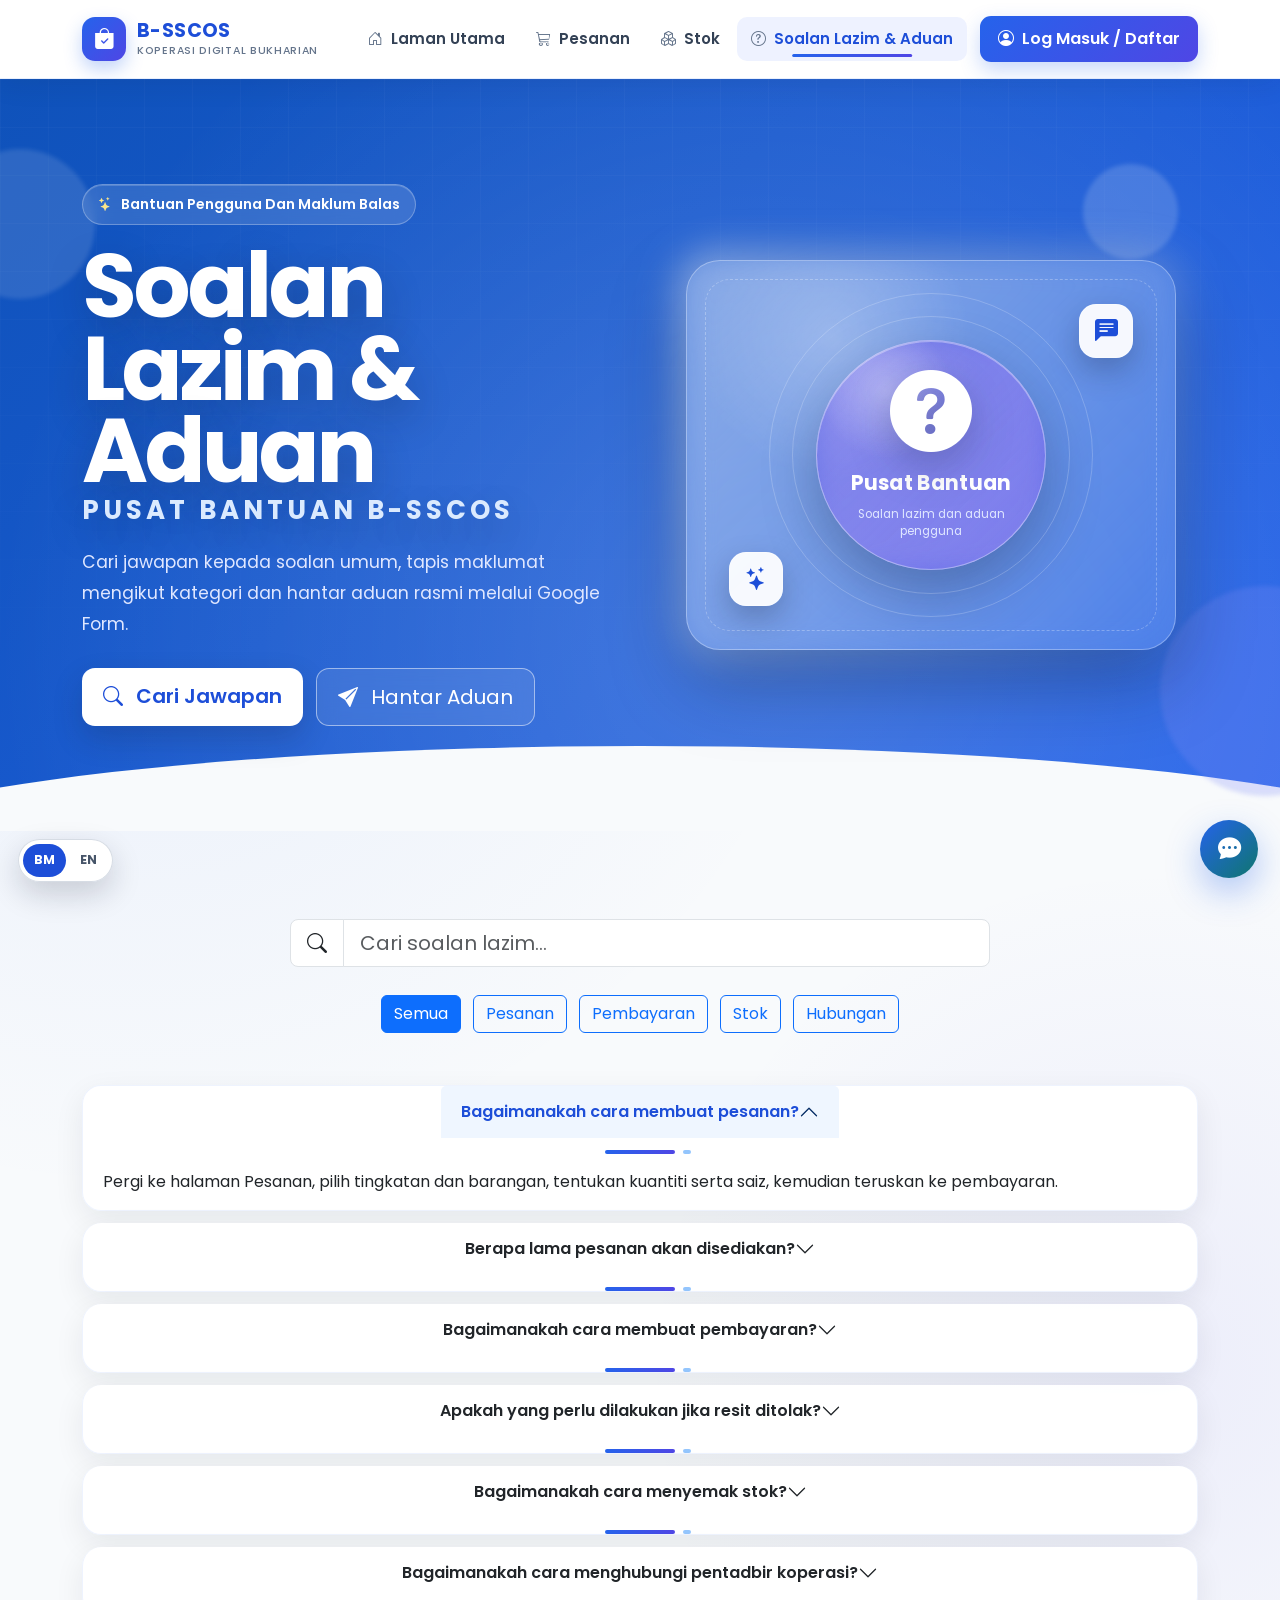
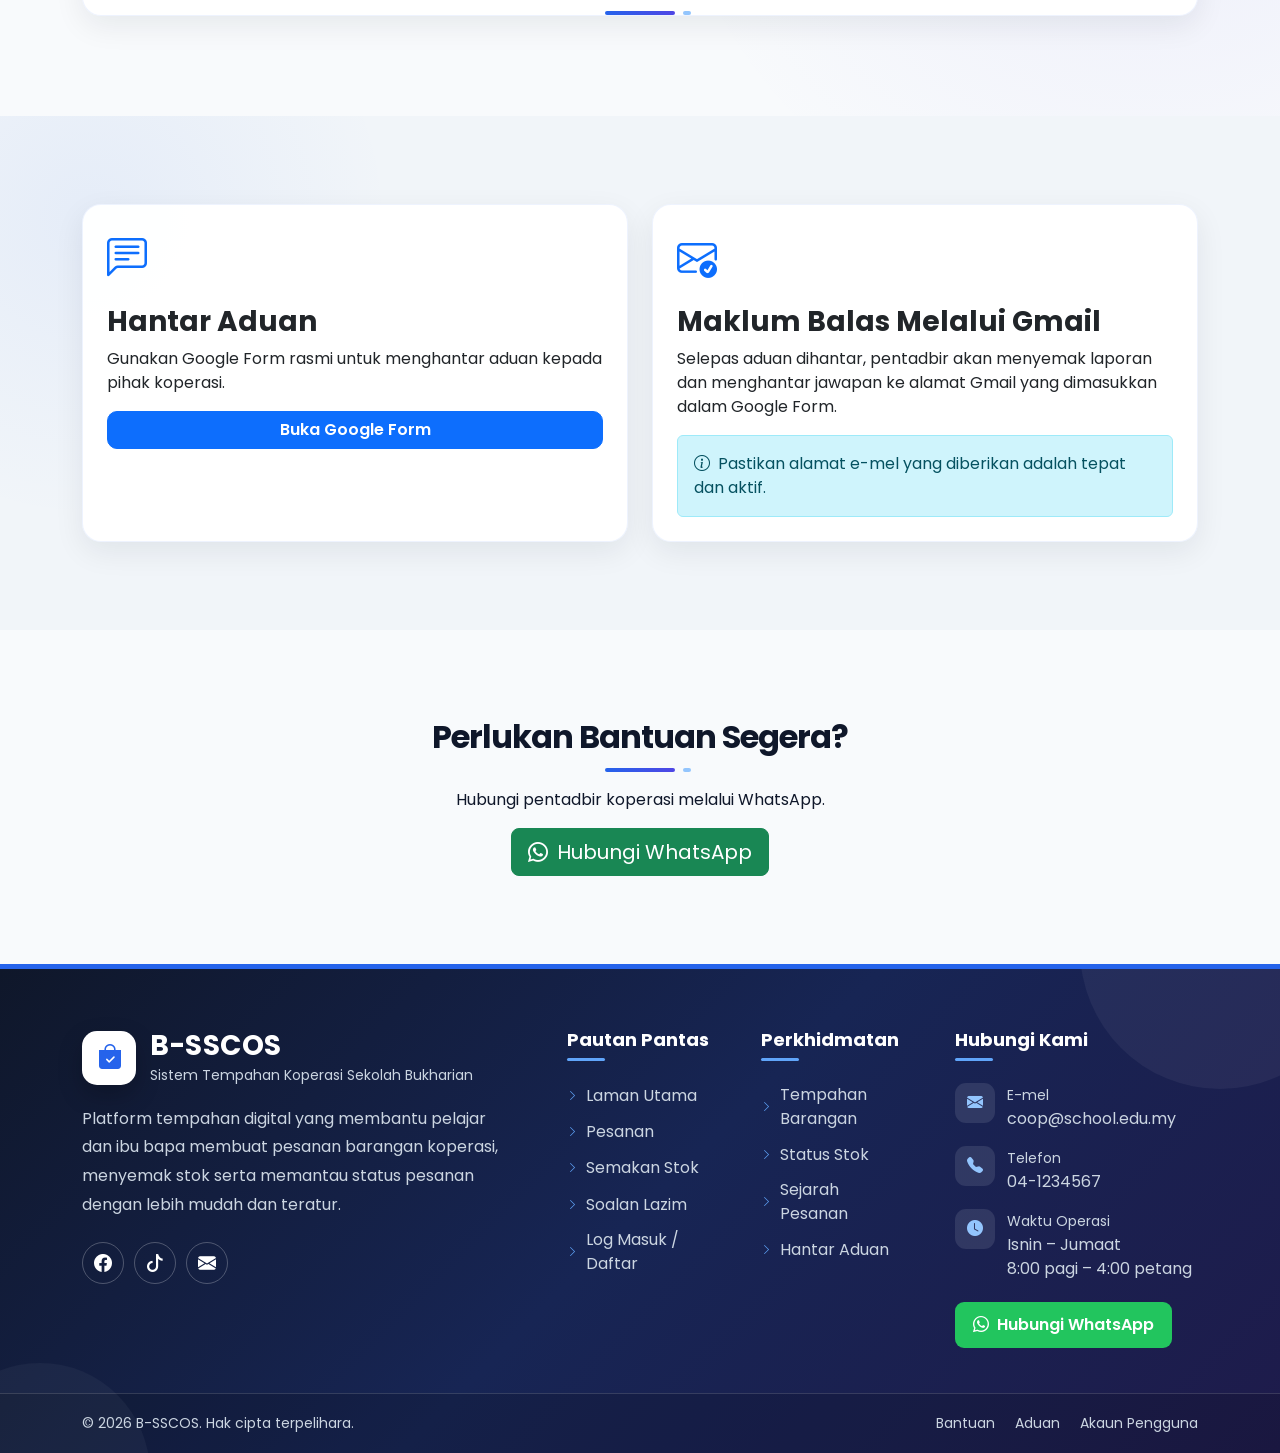
<file: faq.html>
<!DOCTYPE html>
<html lang="ms">
<head>
<meta charset="UTF-8">
<meta name="viewport" content="width=device-width, initial-scale=1.0">
<title>B-SSCOS - Soalan Lazim & Aduan</title>

<link href="https://cdn.jsdelivr.net/npm/bootstrap@5.3.3/dist/css/bootstrap.min.css" rel="stylesheet">
<link href="https://cdn.jsdelivr.net/npm/bootstrap-icons@1.11.3/font/bootstrap-icons.css" rel="stylesheet">
<link href="https://fonts.googleapis.com/css2?family=Poppins:wght@300;400;600;700&display=swap" rel="stylesheet">


<style>

body{font-family:Poppins,sans-serif;background:#f8fafc}
.navbar{background:#fff;box-shadow:0 2px 10px rgba(0,0,0,.08)}
.hero{background:linear-gradient(135deg,#2563eb,#4f46e5);color:#fff;padding:90px 0}
.hero img{max-width:100%;border-radius:20px}
.btn-main{background:#fff;color:#2563eb;font-weight:600}
.section{padding:70px 0}
.card{border:0;box-shadow:0 4px 15px rgba(0,0,0,.06)}
.card:hover{transform:translateY(-8px);transition:.3s}
.footer{background:#0f172a;color:#fff;padding:30px 0}
.page-title{font-weight:700}
.table-box{background:#fff;border-radius:15px;box-shadow:0 4px 15px rgba(0,0,0,.06);overflow:hidden}
.table thead th{background:#eef2ff;color:#1e3a8a}
.qty-input{max-width:90px}
.size-select{min-width:150px}
.summary-box{background:#fff;border-radius:15px;padding:25px;box-shadow:0 4px 15px rgba(0,0,0,.06)}
.progress{height:12px}
.low-stock{background:#fee2e2!important}
.faq-search{max-width:700px;margin:auto}
.accordion-item{border:0;margin-bottom:12px;box-shadow:0 3px 12px rgba(0,0,0,.06)}
.login-section{min-height:75vh;display:flex;align-items:center}
.login-card{max-width:500px;margin:auto;border-radius:20px}
.notice-box{background:#fff3cd;border-left:5px solid #ffc107;padding:18px;border-radius:10px}
.status-step{display:flex;align-items:center;gap:12px;margin-bottom:12px}
.status-icon{width:38px;height:38px;border-radius:50%;display:flex;align-items:center;justify-content:center;background:#dbeafe;color:#2563eb}
@media(max-width:768px){
.hero{padding:70px 0;text-align:center}
.hero h1{font-size:2.2rem}
.navbar .btn{margin-top:10px;width:100%}
}


/* ===== CSS SEBIJIK DARIPADA index_power_effect.html ===== */

body{font-family:Poppins,sans-serif;background:#f8fafc}
/* =========================
   NAVBAR B-SSCOS
========================= */

.navbar{
    padding:12px 0;
    background:rgba(255,255,255,.96);
    backdrop-filter:blur(14px);
    -webkit-backdrop-filter:blur(14px);
    border-bottom:1px solid rgba(37,99,235,.10);
    box-shadow:0 6px 25px rgba(15,23,42,.08);
    transition:all .3s ease;
}

.navbar .container{
    position:relative;
}

/* Logo / jenama */

.navbar-brand{
    display:flex;
    align-items:center;
    gap:11px;
    margin-right:25px;
    color:#1d4ed8 !important;
    text-decoration:none;
    transition:transform .3s ease;
}

.navbar-brand:hover{
    transform:translateY(-2px);
}

.brand-mark{
    width:44px;
    height:44px;
    display:flex;
    align-items:center;
    justify-content:center;
    border-radius:13px;
    color:#fff;
    font-size:21px;
    background:linear-gradient(135deg,#2563eb,#4f46e5);
    box-shadow:0 8px 18px rgba(37,99,235,.28);
    transition:all .3s ease;
}

.navbar-brand:hover .brand-mark{
    transform:rotate(-7deg) scale(1.06);
    box-shadow:0 12px 25px rgba(37,99,235,.38);
}

.brand-text{
    display:flex;
    flex-direction:column;
    line-height:1.05;
}

.brand-name{
    font-size:1.2rem;
    font-weight:700;
    letter-spacing:.4px;
}

.brand-tagline{
    margin-top:4px;
    color:#64748b;
    font-size:.67rem;
    font-weight:500;
    letter-spacing:.7px;
    text-transform:uppercase;
}

/* Menu */

.navbar-nav{
    align-items:center;
    gap:3px;
}

.navbar .nav-link{
    position:relative;
    z-index:1;
    padding:11px 14px !important;
    border-radius:10px;
    color:#334155 !important;
    font-size:.94rem;
    font-weight:600;
    transition:all .3s ease;
}

.navbar .nav-link i{
    color:#64748b;
    transition:all .3s ease;
}

.navbar .nav-link::after{
    content:"";
    position:absolute;
    left:50%;
    bottom:4px;
    width:0;
    height:3px;
    border-radius:20px;
    background:linear-gradient(90deg,#2563eb,#4f46e5);
    transform:translateX(-50%);
    transition:width .3s ease;
}

.navbar .nav-link:hover{
    color:#2563eb !important;
    background:#eff6ff;
    transform:translateY(-2px);
}

.navbar .nav-link:hover i{
    color:#2563eb;
    transform:scale(1.12);
}

.navbar .nav-link:hover::after{
    width:52%;
}

.navbar .nav-link.active{
    color:#1d4ed8 !important;
    background:#eef2ff;
}

.navbar .nav-link.active::after{
    width:52%;
}

/* Butang login */

#loginButton{
    position:relative;
    overflow:hidden;
    margin-left:10px !important;
    padding:11px 18px;
    border:0;
    border-radius:11px;
    color:#fff;
    font-weight:600;
    background:linear-gradient(135deg,#2563eb,#4f46e5);
    box-shadow:0 8px 20px rgba(37,99,235,.25);
    transition:all .3s ease;
}

#loginButton::before{
    content:"";
    position:absolute;
    top:0;
    left:-120%;
    width:70%;
    height:100%;
    background:linear-gradient(
        90deg,
        transparent,
        rgba(255,255,255,.38),
        transparent
    );
    transform:skewX(-20deg);
    transition:left .55s ease;
}

#loginButton i,
#loginButton span{
    position:relative;
    z-index:1;
}

#loginButton:hover{
    color:#fff;
    transform:translateY(-3px);
    box-shadow:0 13px 28px rgba(37,99,235,.38);
}

#loginButton:hover::before{
    left:145%;
}

#loginButton:active{
    transform:translateY(-1px);
}

/* Toggler */

.navbar-toggler{
    width:46px;
    height:42px;
    padding:0;
    border:1px solid #dbeafe;
    border-radius:11px;
    background:#eff6ff;
    transition:all .3s ease;
}

.navbar-toggler:hover{
    background:#dbeafe;
    transform:scale(1.04);
}

.navbar-toggler:focus{
    box-shadow:0 0 0 4px rgba(37,99,235,.13);
}
.hero{background:linear-gradient(135deg,#2563eb,#4f46e5);color:#fff;padding:90px 0}
.hero img{max-width:100%;border-radius:20px}
.btn-main{background:#fff;color:#2563eb;font-weight:600}
.section{padding:70px 0}
.card{border:0;box-shadow:0 4px 15px rgba(0,0,0,.06)}
.card:hover{transform:translateY(-8px);transition:.3s}
.footer{
    position:relative;
    overflow:hidden;
    background:linear-gradient(135deg,#0f172a 0%,#172554 50%,#1e1b4b 100%);
    color:#fff;
    padding:60px 0 0;
    border-top:5px solid #2563eb;
}
.footer::before{
    content:"";
    position:absolute;
    width:280px;
    height:280px;
    top:-160px;
    right:-80px;
    border-radius:50%;
    background:rgba(255,255,255,.05);
}
.footer::after{
    content:"";
    position:absolute;
    width:220px;
    height:220px;
    bottom:-130px;
    left:-70px;
    border-radius:50%;
    background:rgba(255,255,255,.04);
}
.footer .container{position:relative;z-index:1}
.footer-brand{display:flex;align-items:center;gap:14px;margin-bottom:18px}
.footer-logo{
    width:54px;
    height:54px;
    min-width:54px;
    display:flex;
    align-items:center;
    justify-content:center;
    border-radius:15px;
    background:#fff;
    color:#2563eb;
    font-size:25px;
    box-shadow:0 10px 25px rgba(0,0,0,.22);
    transition:.3s ease;
}
.footer-brand:hover .footer-logo{transform:translateY(-5px) rotate(-4deg)}
.footer-brand h3{margin:0;font-weight:700;letter-spacing:.5px}
.footer-brand small,.footer-description{color:#cbd5e1}
.footer-description{line-height:1.8;margin-bottom:0}
.footer-title{
    position:relative;
    display:inline-block;
    font-size:18px;
    font-weight:700;
    margin-bottom:22px;
    padding-bottom:10px;
}
.footer-title::after{
    content:"";
    position:absolute;
    left:0;
    bottom:0;
    width:38px;
    height:3px;
    border-radius:10px;
    background:#60a5fa;
    transition:.3s ease;
}
.footer-column:hover .footer-title::after{width:65px;background:#fff}
.footer-links{list-style:none;padding:0;margin:0}
.footer-links li{margin-bottom:11px}
.footer-links a{
    display:inline-flex;
    align-items:center;
    gap:8px;
    color:#cbd5e1;
    text-decoration:none;
    transition:.3s ease;
}
.footer-links a i{font-size:11px;color:#60a5fa;transition:.3s ease}
.footer-links a:hover{color:#fff;transform:translateX(7px)}
.footer-links a:hover i{color:#fff}
.footer-contact{
    display:flex;
    align-items:flex-start;
    gap:12px;
    margin-bottom:15px;
    color:#cbd5e1;
}
.footer-contact-icon{
    width:40px;
    height:40px;
    min-width:40px;
    display:flex;
    align-items:center;
    justify-content:center;
    border-radius:11px;
    background:rgba(255,255,255,.1);
    color:#93c5fd;
    transition:.3s ease;
}
.footer-contact:hover .footer-contact-icon{
    background:#fff;
    color:#2563eb;
    transform:translateY(-4px);
}
.footer-contact a{color:#cbd5e1;text-decoration:none;transition:.3s ease}
.footer-contact a:hover{color:#fff}
.footer-social{display:flex;gap:10px;margin-top:22px;flex-wrap:wrap}
.footer-social a{
    width:42px;
    height:42px;
    display:flex;
    align-items:center;
    justify-content:center;
    border:1px solid rgba(255,255,255,.25);
    border-radius:50%;
    color:#fff;
    font-size:18px;
    text-decoration:none;
    transition:.3s ease;
}
.footer-social a:hover{
    background:#fff;
    color:#2563eb;
    border-color:#fff;
    transform:translateY(-6px);
    box-shadow:0 10px 22px rgba(0,0,0,.25);
}
.footer-whatsapp{
    display:inline-flex;
    align-items:center;
    gap:8px;
    margin-top:6px;
    padding:11px 18px;
    border-radius:9px;
    background:#22c55e;
    color:#fff;
    font-weight:600;
    text-decoration:none;
    transition:.3s ease;
}
.footer-whatsapp:hover{
    color:#fff;
    background:#16a34a;
    transform:translateY(-4px);
    box-shadow:0 10px 24px rgba(34,197,94,.28);
}
.footer-bottom{
    margin-top:45px;
    padding:19px 0;
    border-top:1px solid rgba(255,255,255,.14);
    background:rgba(0,0,0,.14);
}
.footer-bottom-content{display:flex;align-items:center;justify-content:space-between;gap:18px}
.footer-bottom p{margin:0;color:#cbd5e1;font-size:14px}
.footer-bottom-links{display:flex;gap:20px;flex-wrap:wrap}
.footer-bottom-links a{
    position:relative;
    color:#cbd5e1;
    font-size:14px;
    text-decoration:none;
    transition:.3s ease;
}
.footer-bottom-links a::after{
    content:"";
    position:absolute;
    left:0;
    bottom:-4px;
    width:0;
    height:2px;
    background:#60a5fa;
    transition:.3s ease;
}
.footer-bottom-links a:hover{color:#fff}
.footer-bottom-links a:hover::after{width:100%}
.page-title{font-weight:700}
.table-box{background:#fff;border-radius:15px;box-shadow:0 4px 15px rgba(0,0,0,.06);overflow:hidden}
.table thead th{background:#eef2ff;color:#1e3a8a}
.qty-input{max-width:90px}
.size-select{min-width:150px}
.summary-box{background:#fff;border-radius:15px;padding:25px;box-shadow:0 4px 15px rgba(0,0,0,.06)}
.progress{height:12px}
.low-stock{background:#fee2e2!important}
.faq-search{max-width:700px;margin:auto}
.accordion-item{border:0;margin-bottom:12px;box-shadow:0 3px 12px rgba(0,0,0,.06)}
.login-section{min-height:75vh;display:flex;align-items:center}
.login-card{max-width:500px;margin:auto;border-radius:20px}
.notice-box{background:#fff3cd;border-left:5px solid #ffc107;padding:18px;border-radius:10px}
.status-step{display:flex;align-items:center;gap:12px;margin-bottom:12px}
.status-icon{width:38px;height:38px;border-radius:50%;display:flex;align-items:center;justify-content:center;background:#dbeafe;color:#2563eb}
@media(max-width:768px){
.hero{padding:70px 0;text-align:center}
.hero h1{font-size:2.2rem}
.navbar-collapse{
    margin-top:14px;
    padding-top:13px;
    border-top:1px solid #e2e8f0;
}
.navbar-nav{
    align-items:stretch;
    gap:5px;
}
.navbar .nav-link{
    width:100%;
    padding:12px 14px !important;
}
.navbar .nav-link::after{
    left:14px;
    bottom:5px;
    transform:none;
}
.navbar .nav-link:hover::after,
.navbar .nav-link.active::after{
    width:35px;
}
#loginButton{
    width:100%;
    margin:8px 0 0 !important;
    text-align:center;
}
.brand-tagline{
    display:none;
}
.footer{padding-top:48px}
.footer-column{margin-bottom:12px}
.footer-brand{justify-content:center;text-align:left}
.footer-description{text-align:center}
.footer-title{margin-top:8px}
.footer-bottom-content{flex-direction:column;text-align:center}
.footer-bottom-links{justify-content:center}
}

/* =====================================================
   KESAN PREMIUM HALAMAN UTAMA
===================================================== */

html{
    scroll-behavior:smooth;
}

body{
    position:relative;
    overflow-x:hidden;
    color:#0f172a;
    background:
        radial-gradient(circle at 10% 15%,rgba(37,99,235,.08),transparent 26%),
        radial-gradient(circle at 90% 45%,rgba(79,70,229,.07),transparent 25%),
        #f8fafc;
}

body::selection{
    color:#fff;
    background:#2563eb;
}

::-webkit-scrollbar{
    width:11px;
}

::-webkit-scrollbar-track{
    background:#eaf0f8;
}

::-webkit-scrollbar-thumb{
    border:3px solid #eaf0f8;
    border-radius:30px;
    background:linear-gradient(#2563eb,#4f46e5);
}

/* Navbar berubah ketika skrol */

.navbar.navbar-scrolled{
    padding:7px 0;
    background:rgba(255,255,255,.88);
    box-shadow:0 14px 36px rgba(15,23,42,.13);
}

/* HERO */

.hero{
    position:relative;
    isolation:isolate;
    min-height:620px;
    display:flex;
    align-items:center;
    overflow:hidden;
    padding:105px 0;
    background:
        radial-gradient(circle at 20% 25%,rgba(255,255,255,.18),transparent 22%),
        radial-gradient(circle at 84% 20%,rgba(96,165,250,.34),transparent 22%),
        linear-gradient(-45deg,#1d4ed8,#4f46e5,#2563eb,#0f52ba);
    background-size:300% 300%;
    animation:heroGradient 12s ease infinite;
}

.hero::before{
    content:"";
    position:absolute;
    inset:0;
    z-index:-2;
    opacity:.17;
    background-image:
        linear-gradient(rgba(255,255,255,.16) 1px,transparent 1px),
        linear-gradient(90deg,rgba(255,255,255,.16) 1px,transparent 1px);
    background-size:48px 48px;
    mask-image:linear-gradient(to bottom,#000,transparent 90%);
}

.hero::after{
    content:"";
    position:absolute;
    left:-15%;
    right:-15%;
    bottom:-145px;
    height:230px;
    z-index:-1;
    border-radius:50% 50% 0 0;
    background:#f8fafc;
}

@keyframes heroGradient{
    0%,100%{background-position:0 50%}
    50%{background-position:100% 50%}
}

.hero-orb{
    position:absolute;
    border-radius:50%;
    pointer-events:none;
    filter:blur(2px);
    animation:orbFloat 8s ease-in-out infinite;
}

.hero-orb.one{
    width:150px;
    height:150px;
    top:70px;
    left:-55px;
    background:rgba(255,255,255,.12);
}

.hero-orb.two{
    width:95px;
    height:95px;
    right:8%;
    top:85px;
    background:rgba(255,255,255,.16);
    animation-delay:-2s;
}

.hero-orb.three{
    width:210px;
    height:210px;
    right:-90px;
    bottom:35px;
    background:rgba(129,140,248,.26);
    animation-delay:-4s;
}

@keyframes orbFloat{
    0%,100%{transform:translate3d(0,0,0) scale(1)}
    50%{transform:translate3d(0,-24px,0) scale(1.08)}
}

.hero-badge{
    display:inline-flex;
    align-items:center;
    gap:9px;
    margin-bottom:20px;
    padding:9px 15px;
    border:1px solid rgba(255,255,255,.28);
    border-radius:30px;
    background:rgba(255,255,255,.13);
    box-shadow:inset 0 1px 0 rgba(255,255,255,.18);
    backdrop-filter:blur(10px);
    font-size:.88rem;
    font-weight:600;
}

.hero-badge i{
    color:#fde68a;
    animation:pulseIcon 1.8s infinite;
}

@keyframes pulseIcon{
    0%,100%{transform:scale(1)}
    50%{transform:scale(1.22)}
}

.hero-title{
    margin-bottom:18px;
    font-size:clamp(3.3rem,7vw,6.3rem);
    line-height:.92;
    letter-spacing:-4px;
    text-shadow:0 14px 38px rgba(15,23,42,.25);
}

.hero-title span{
    display:block;
    color:#dbeafe;
    font-size:.29em;
    line-height:1.4;
    letter-spacing:4px;
    text-transform:uppercase;
}

.hero-copy{
    max-width:620px;
    margin-bottom:28px;
    color:#e0e7ff;
    font-size:1.08rem;
    line-height:1.8;
}

.hero-actions{
    display:flex;
    flex-wrap:wrap;
    gap:13px;
}

.btn-main,
.hero-outline{
    position:relative;
    overflow:hidden;
    min-width:165px;
    padding:13px 21px;
    border-radius:13px;
    transition:.35s ease;
}

.btn-main{
    border:0;
    background:#fff;
    color:#1d4ed8;
    box-shadow:0 13px 30px rgba(15,23,42,.18);
}

.btn-main:hover{
    color:#1d4ed8;
    transform:translateY(-5px) scale(1.025);
    box-shadow:0 18px 36px rgba(15,23,42,.25);
}

.hero-outline{
    border:1px solid rgba(255,255,255,.5);
    background:rgba(255,255,255,.09);
    color:#fff;
    backdrop-filter:blur(10px);
}

.hero-outline:hover{
    border-color:#fff;
    background:#fff;
    color:#1d4ed8;
    transform:translateY(-5px);
}

.hero-visual{
    position:relative;
    padding:22px;
    perspective:1100px;
}

.hero-image-frame{
    position:relative;
    z-index:2;
    padding:10px;
    border:1px solid rgba(255,255,255,.3);
    border-radius:29px;
    background:rgba(255,255,255,.12);
    box-shadow:0 30px 75px rgba(15,23,42,.34);
    backdrop-filter:blur(12px);
    animation:imageFloat 5.5s ease-in-out infinite;
}

.hero-image-frame::before{
    content:"";
    position:absolute;
    inset:-12px;
    z-index:-1;
    border-radius:36px;
    background:linear-gradient(135deg,rgba(255,255,255,.36),rgba(96,165,250,.02));
    filter:blur(16px);
}

.hero-image-frame img{
    width:100%;
    min-height:365px;
    max-height:440px;
    object-fit:cover;
    border-radius:21px;
    transition:transform .6s ease,filter .6s ease;
}

.hero-image-frame:hover img{
    transform:scale(1.035);
    filter:saturate(1.1) contrast(1.04);
}

@keyframes imageFloat{
    0%,100%{transform:translateY(0) rotateY(-2deg)}
    50%{transform:translateY(-14px) rotateY(2deg)}
}

.floating-info{
    position:absolute;
    z-index:4;
    display:flex;
    align-items:center;
    gap:11px;
    padding:12px 15px;
    border:1px solid rgba(255,255,255,.3);
    border-radius:15px;
    color:#0f172a;
    background:rgba(255,255,255,.93);
    box-shadow:0 15px 35px rgba(15,23,42,.25);
    backdrop-filter:blur(12px);
    animation:smallFloat 4s ease-in-out infinite;
}

.floating-info i{
    width:39px;
    height:39px;
    display:flex;
    align-items:center;
    justify-content:center;
    border-radius:11px;
    color:#fff;
    background:linear-gradient(135deg,#2563eb,#4f46e5);
}

.floating-info strong{
    display:block;
    font-size:.88rem;
}

.floating-info small{
    color:#64748b;
    font-size:.72rem;
}

.floating-info.info-one{
    left:-25px;
    bottom:65px;
}

.floating-info.info-two{
    right:-18px;
    top:55px;
    animation-delay:-2s;
}

@keyframes smallFloat{
    0%,100%{transform:translateY(0)}
    50%{transform:translateY(-9px)}
}

/* STATISTIK */

.stats-section{
    position:relative;
    z-index:5;
    margin-top:-70px;
    padding-bottom:30px;
}

.stats-panel{
    overflow:hidden;
    border:1px solid rgba(37,99,235,.12);
    border-radius:22px;
    background:rgba(255,255,255,.92);
    box-shadow:0 22px 60px rgba(15,23,42,.14);
    backdrop-filter:blur(18px);
}

.stat-item{
    position:relative;
    padding:27px 20px;
    text-align:center;
}

.stat-item:not(:last-child)::after{
    content:"";
    position:absolute;
    top:22%;
    right:0;
    width:1px;
    height:56%;
    background:#dbeafe;
}

.stat-icon{
    width:46px;
    height:46px;
    display:flex;
    align-items:center;
    justify-content:center;
    margin:0 auto 10px;
    border-radius:14px;
    color:#fff;
    font-size:20px;
    background:linear-gradient(135deg,#2563eb,#4f46e5);
    box-shadow:0 9px 20px rgba(37,99,235,.25);
    transition:.35s ease;
}

.stat-item:hover .stat-icon{
    transform:translateY(-6px) rotate(-5deg);
}

.stat-number{
    display:block;
    color:#172554;
    font-size:1.75rem;
    font-weight:700;
}

.stat-label{
    color:#64748b;
    font-size:.87rem;
}

/* SECTION */

.section{
    position:relative;
    padding:88px 0;
}

.section > .container{
    position:relative;
    z-index:2;
}

.section h2{
    position:relative;
    width:max-content;
    max-width:100%;
    margin-left:auto;
    margin-right:auto;
    padding-bottom:16px;
    color:#0f172a;
    letter-spacing:-1px;
}

.section h2::before{
    content:"";
    position:absolute;
    left:50%;
    bottom:0;
    width:70px;
    height:4px;
    border-radius:20px;
    background:linear-gradient(90deg,#2563eb,#4f46e5);
    transform:translateX(-50%);
}

.section h2::after{
    content:"";
    position:absolute;
    left:calc(50% + 43px);
    bottom:0;
    width:8px;
    height:4px;
    border-radius:20px;
    background:#93c5fd;
}

.bg-light{
    background:
        radial-gradient(circle at 7% 20%,rgba(37,99,235,.06),transparent 24%),
        #f1f5f9 !important;
}

/* Maklumat penting */

.notice-box{
    position:relative;
    overflow:hidden;
    padding:25px 28px;
    border:1px solid #fde68a;
    border-left:6px solid #f59e0b;
    border-radius:18px;
    background:linear-gradient(135deg,#fffbeb,#fff7d6);
    box-shadow:0 15px 35px rgba(245,158,11,.11);
}

.notice-box::after{
    content:"\F18A";
    position:absolute;
    right:18px;
    top:50%;
    color:rgba(245,158,11,.1);
    font-family:"bootstrap-icons";
    font-size:75px;
    transform:translateY(-50%) rotate(-8deg);
}

/* Kad premium */

.card{
    position:relative;
    overflow:hidden;
    border:1px solid rgba(37,99,235,.08);
    border-radius:19px;
    background:rgba(255,255,255,.96);
    box-shadow:0 10px 30px rgba(15,23,42,.075);
    transform-style:preserve-3d;
    transition:
        transform .38s cubic-bezier(.2,.8,.2,1),
        box-shadow .38s ease,
        border-color .38s ease;
}

.card::before{
    content:"";
    position:absolute;
    top:0;
    left:0;
    width:100%;
    height:5px;
    background:linear-gradient(90deg,#2563eb,#4f46e5,#60a5fa);
    transform:scaleX(0);
    transform-origin:left;
    transition:transform .42s ease;
}

.card::after{
    content:"";
    position:absolute;
    top:-120%;
    left:-60%;
    width:55%;
    height:300%;
    background:linear-gradient(90deg,transparent,rgba(255,255,255,.7),transparent);
    transform:rotate(20deg);
    transition:left .7s ease;
    pointer-events:none;
}

.card:hover{
    border-color:rgba(37,99,235,.25);
    transform:translateY(-13px);
    box-shadow:0 25px 55px rgba(37,99,235,.16);
}

.card:hover::before{
    transform:scaleX(1);
}

.card:hover::after{
    left:140%;
}

.card > i,
.card .fs-1{
    position:relative;
    z-index:1;
    display:inline-block;
    transition:transform .4s ease,filter .4s ease;
}

.card:hover > i,
.card:hover .fs-1{
    transform:translateY(-5px) scale(1.13) rotate(-4deg);
    filter:drop-shadow(0 8px 11px rgba(37,99,235,.25));
}

.card .btn{
    position:relative;
    z-index:2;
    overflow:hidden;
    border-radius:10px;
    font-weight:600;
    transition:.3s ease;
}

.card .btn:hover{
    transform:translateY(-3px);
    box-shadow:0 10px 22px rgba(37,99,235,.25);
}

/* Set Permulaan */

.starter-card{
    min-height:285px;
    justify-content:center;
}

.starter-card .form-number{
    width:70px;
    height:70px;
    display:flex;
    align-items:center;
    justify-content:center;
    margin:0 auto 18px;
    border-radius:22px;
    color:#fff;
    font-size:2rem;
    font-weight:700;
    background:linear-gradient(135deg,#2563eb,#4f46e5);
    box-shadow:0 13px 26px rgba(37,99,235,.25);
    transition:.4s ease;
}

.starter-card:hover .form-number{
    transform:translateY(-7px) rotate(-7deg) scale(1.08);
}

/* Berita */

.news-card small{
    display:inline-block;
    padding:6px 10px;
    border-radius:20px;
    background:#eff6ff;
    font-weight:600;
}

.news-card h5{
    line-height:1.45;
}

/* Ulasan */

.review-card{
    padding-top:55px !important;
}

.review-card .quote-mark{
    position:absolute;
    top:15px;
    right:20px;
    color:#dbeafe;
    font-size:4.4rem;
    line-height:1;
}

.review-author{
    display:flex;
    align-items:center;
    gap:11px;
    margin-top:auto;
    padding-top:15px;
}

.review-avatar{
    width:42px;
    height:42px;
    display:flex;
    align-items:center;
    justify-content:center;
    border-radius:50%;
    color:#fff;
    background:linear-gradient(135deg,#2563eb,#4f46e5);
}

/* Peta */

.map-shell{
    position:relative;
    padding:9px;
    border-radius:25px;
    background:linear-gradient(135deg,#2563eb,#4f46e5);
    box-shadow:0 22px 55px rgba(37,99,235,.18);
}

.map-shell iframe{
    border-radius:18px !important;
}

/* Hubungan */

.contact-power{
    position:relative;
    overflow:hidden;
    border-radius:28px;
    color:#fff;
    background:
        radial-gradient(circle at 15% 10%,rgba(255,255,255,.15),transparent 23%),
        linear-gradient(135deg,#172554,#1d4ed8,#4f46e5);
    box-shadow:0 25px 65px rgba(30,64,175,.25);
}

.contact-power::before{
    content:"";
    position:absolute;
    width:250px;
    height:250px;
    right:-100px;
    bottom:-120px;
    border-radius:50%;
    background:rgba(255,255,255,.08);
}

.contact-power h2{
    color:#fff;
}

.contact-power h2::before{
    background:#fff;
}

.contact-power h2::after{
    background:#93c5fd;
}

.contact-power .contact-chip{
    display:inline-flex;
    align-items:center;
    gap:8px;
    margin:5px;
    padding:10px 14px;
    border:1px solid rgba(255,255,255,.25);
    border-radius:30px;
    color:#fff;
    background:rgba(255,255,255,.1);
    backdrop-filter:blur(9px);
}

/* Reveal */

.reveal{
    opacity:0;
    transform:translateY(38px);
    transition:
        opacity .75s ease,
        transform .75s cubic-bezier(.2,.75,.2,1);
}

.reveal.reveal-visible{
    opacity:1;
    transform:none;
}

.reveal-delay-1{transition-delay:.1s}
.reveal-delay-2{transition-delay:.2s}
.reveal-delay-3{transition-delay:.3s}
.reveal-delay-4{transition-delay:.4s}

/* Ripple */

.ripple-btn{
    position:relative;
    overflow:hidden;
    isolation:isolate;
}

.ripple-wave{
    position:absolute;
    border-radius:50%;
    pointer-events:none;
    background:rgba(255,255,255,.46);
    transform:scale(0);
    animation:rippleEffect .65s linear;
}

@keyframes rippleEffect{
    to{
        opacity:0;
        transform:scale(4);
    }
}

/* Cursor glow desktop */

.cursor-glow{
    position:fixed;
    z-index:9998;
    width:260px;
    height:260px;
    border-radius:50%;
    pointer-events:none;
    opacity:0;
    background:radial-gradient(circle,rgba(37,99,235,.105),transparent 67%);
    transform:translate(-50%,-50%);
    transition:opacity .25s ease;
}

/* Back to top */

.back-to-top{
    position:fixed;
    right:22px;
    bottom:22px;
    z-index:1050;
    width:48px;
    height:48px;
    display:flex;
    align-items:center;
    justify-content:center;
    border:0;
    border-radius:14px;
    color:#fff;
    background:linear-gradient(135deg,#2563eb,#4f46e5);
    box-shadow:0 12px 28px rgba(37,99,235,.35);
    opacity:0;
    visibility:hidden;
    transform:translateY(15px);
    transition:.3s ease;
}

.back-to-top.show{
    opacity:1;
    visibility:visible;
    transform:none;
}

.back-to-top:hover{
    transform:translateY(-5px);
    box-shadow:0 17px 35px rgba(37,99,235,.43);
}

/* Aksesibiliti */

@media(prefers-reduced-motion:reduce){
    *,
    *::before,
    *::after{
        scroll-behavior:auto !important;
        animation-duration:.01ms !important;
        animation-iteration-count:1 !important;
        transition-duration:.01ms !important;
    }
}

@media(max-width:991px){
    .hero{
        min-height:auto;
        padding:85px 0 130px;
        text-align:center;
    }

    .hero-copy{
        margin-left:auto;
        margin-right:auto;
    }

    .hero-actions{
        justify-content:center;
    }

    .hero-image-frame{
        max-width:610px;
        margin:38px auto 0;
    }

    .floating-info.info-one{
        left:0;
    }

    .floating-info.info-two{
        right:0;
    }

    .stats-section{
        margin-top:-58px;
    }

    .stat-item:nth-child(2)::after{
        display:none;
    }
}

@media(max-width:767px){
    .hero{
        padding:72px 0 115px;
    }

    .hero-title{
        font-size:3.65rem !important;
        letter-spacing:-2px;
    }

    .hero-title span{
        font-size:.23em;
        letter-spacing:2px;
    }

    .hero-image-frame img{
        min-height:250px;
    }

    .floating-info{
        display:none;
    }

    .stats-panel{
        border-radius:18px;
    }

    .stat-item{
        padding:21px 12px;
    }

    .stat-item::after{
        display:none !important;
    }

    .section{
        padding:72px 0;
    }

    .cursor-glow{
        display:none;
    }

    .contact-power{
        border-radius:20px;
    }
}



/* PENYESUAIAN KOMPONEN HALAMAN — GAYA ASAL INDEX POWER */
.page-content-anchor{scroll-margin-top:95px}
.form-order-box.card,.summary-box.card,.empty-selection.card{border:0}
.form-order-box.card::before,.summary-box.card::before,.empty-selection.card::before{display:block}
.form-order-box.card::after,.summary-box.card::after,.empty-selection.card::after{display:block}
.summary-box.card{position:sticky;top:105px}
.accordion-item.card{overflow:hidden;border-radius:19px!important}
.accordion-item.card .accordion-button{font-weight:600}
.accordion-item.card .accordion-button:not(.collapsed){color:#1d4ed8;background:#eff6ff;box-shadow:none}
.auth-card.card{overflow:hidden}
.auth-card.card::before{transform:scaleX(1)}
.form-control:focus,.form-select:focus{border-color:#2563eb;box-shadow:0 0 0 .25rem rgba(37,99,235,.12)}
.progress{overflow:hidden;border-radius:30px}
.progress-bar{border-radius:30px;transition:width 1.1s ease}
.low-stock{border:1px solid #fecaca;border-radius:12px!important}
.table thead th{background:linear-gradient(135deg,#2563eb,#4f46e5)!important;color:#fff!important}
.modal-content{overflow:hidden;border:0;border-radius:22px;box-shadow:0 30px 80px rgba(15,23,42,.28)}
.modal-header{background:linear-gradient(135deg,#2563eb,#4f46e5);color:#fff;border:0}
.modal-header .btn-close{filter:invert(1)}
@media(max-width:991px){.summary-box.card{position:static}}


/* =====================================================
   HERO UNIK MENGIKUT HALAMAN
===================================================== */

.hero-order-unique .hero-image-frame{
    transform:rotate(-1deg);
}

.hero-stock-unique .hero-image-frame{
    transform:rotate(1deg);
}

.hero-faq-unique .hero-image-frame{
    transform:rotate(-.7deg);
}

.hero-login-unique .hero-image-frame{
    transform:rotate(.8deg);
}

.hero-order-unique .floating-info.info-one{
    left:-34px;
    bottom:44px;
}

.hero-order-unique .floating-info.info-two{
    right:-22px;
    top:42px;
}

.hero-stock-unique .floating-info.info-one{
    left:auto;
    right:-28px;
    bottom:48px;
}

.hero-stock-unique .floating-info.info-two{
    right:auto;
    left:-30px;
    top:50px;
}

.hero-faq-unique .floating-info.info-one{
    left:-27px;
    top:58px;
    bottom:auto;
}

.hero-faq-unique .floating-info.info-two{
    right:-25px;
    top:auto;
    bottom:48px;
}

.hero-login-unique .floating-info.info-one{
    left:-30px;
    top:42px;
    bottom:auto;
}

.hero-login-unique .floating-info.info-two{
    right:-25px;
    top:auto;
    bottom:43px;
}

.hero-order-unique .floating-info.info-one i{
    background:linear-gradient(135deg,#2563eb,#4f46e5);
}

.hero-order-unique .floating-info.info-two i{
    background:linear-gradient(135deg,#4f46e5,#7c3aed);
}

.hero-stock-unique .floating-info.info-one i{
    background:linear-gradient(135deg,#0891b2,#2563eb);
}

.hero-stock-unique .floating-info.info-two i{
    background:linear-gradient(135deg,#ef4444,#f97316);
}

.hero-faq-unique .floating-info.info-one i{
    background:linear-gradient(135deg,#4f46e5,#7c3aed);
}

.hero-faq-unique .floating-info.info-two i{
    background:linear-gradient(135deg,#7c3aed,#db2777);
}

.hero-login-unique .floating-info.info-one i{
    background:linear-gradient(135deg,#2563eb,#10b981);
}

.hero-login-unique .floating-info.info-two i{
    background:linear-gradient(135deg,#059669,#2563eb);
}

.hero-order-unique .hero-image-frame img,
.hero-stock-unique .hero-image-frame img,
.hero-faq-unique .hero-image-frame img,
.hero-login-unique .hero-image-frame img{
    min-height:365px;
    max-height:440px;
    object-fit:cover;
    background:#fff;
}

@media(max-width:991px){
    .hero-order-unique .hero-image-frame,
    .hero-stock-unique .hero-image-frame,
    .hero-faq-unique .hero-image-frame,
    .hero-login-unique .hero-image-frame{
        transform:none;
    }
}


/* =====================================================
   HERO LOGO TANPA GAMBAR
===================================================== */

.hero-logo-frame{
    position:relative;
    z-index:2;
    width:100%;
    min-height:390px;
    display:flex;
    align-items:center;
    justify-content:center;
    padding:35px;
    border:1px solid rgba(255,255,255,.32);
    border-radius:34px;
    background:
        radial-gradient(circle at 30% 20%,rgba(255,255,255,.23),transparent 30%),
        rgba(255,255,255,.11);
    box-shadow:0 30px 75px rgba(15,23,42,.34);
    backdrop-filter:blur(14px);
    animation:imageFloat 5.5s ease-in-out infinite;
}

.hero-logo-frame::before{
    content:"";
    position:absolute;
    inset:-13px;
    z-index:-1;
    border-radius:42px;
    background:linear-gradient(
        135deg,
        rgba(255,255,255,.38),
        rgba(96,165,250,.03)
    );
    filter:blur(17px);
}

.hero-logo-frame::after{
    content:"";
    position:absolute;
    inset:18px;
    border:1px dashed rgba(255,255,255,.28);
    border-radius:25px;
    pointer-events:none;
}

.page-logo{
    position:relative;
    z-index:2;
    width:230px;
    height:230px;
    display:flex;
    flex-direction:column;
    align-items:center;
    justify-content:center;
    border:1px solid rgba(255,255,255,.38);
    border-radius:50%;
    color:#fff;
    background:
        radial-gradient(circle at 32% 25%,rgba(255,255,255,.30),transparent 28%),
        linear-gradient(135deg,rgba(255,255,255,.20),rgba(255,255,255,.08));
    box-shadow:
        inset 0 1px 0 rgba(255,255,255,.35),
        0 24px 55px rgba(15,23,42,.28);
    backdrop-filter:blur(12px);
    transition:.45s ease;
}

.page-logo::before,
.page-logo::after{
    content:"";
    position:absolute;
    border-radius:50%;
    border:1px solid rgba(255,255,255,.20);
    animation:logoRing 4s ease-in-out infinite;
}

.page-logo::before{
    inset:-25px;
}

.page-logo::after{
    inset:-48px;
    animation-delay:-2s;
}

.page-logo:hover{
    transform:scale(1.06) rotate(-3deg);
    box-shadow:
        inset 0 1px 0 rgba(255,255,255,.4),
        0 32px 70px rgba(15,23,42,.36);
}

.page-logo .main-logo-icon{
    display:block;
    margin-bottom:13px;
    font-size:82px;
    line-height:1;
    filter:drop-shadow(0 14px 20px rgba(15,23,42,.25));
    animation:logoIconFloat 3.7s ease-in-out infinite;
}

.page-logo strong{
    display:block;
    font-size:1.28rem;
    letter-spacing:.3px;
}

.page-logo small{
    max-width:165px;
    margin-top:7px;
    color:#e0e7ff;
    font-size:.73rem;
    line-height:1.45;
    text-align:center;
}

.logo-corner-badge{
    position:absolute;
    z-index:4;
    width:54px;
    height:54px;
    display:flex;
    align-items:center;
    justify-content:center;
    border:1px solid rgba(255,255,255,.32);
    border-radius:17px;
    color:#1d4ed8;
    background:rgba(255,255,255,.94);
    box-shadow:0 13px 30px rgba(15,23,42,.25);
    font-size:23px;
    animation:smallFloat 4s ease-in-out infinite;
}

.logo-corner-badge.badge-top{
    top:43px;
    right:42px;
}

.logo-corner-badge.badge-bottom{
    left:42px;
    bottom:43px;
    animation-delay:-2s;
}

.order-logo .page-logo{
    background:
        radial-gradient(circle at 30% 22%,rgba(255,255,255,.32),transparent 28%),
        linear-gradient(135deg,rgba(37,99,235,.50),rgba(79,70,229,.36));
}

.stock-logo .page-logo{
    background:
        radial-gradient(circle at 30% 22%,rgba(255,255,255,.32),transparent 28%),
        linear-gradient(135deg,rgba(8,145,178,.50),rgba(37,99,235,.36));
}

.faq-logo .page-logo{
    background:
        radial-gradient(circle at 30% 22%,rgba(255,255,255,.32),transparent 28%),
        linear-gradient(135deg,rgba(79,70,229,.50),rgba(124,58,237,.36));
}

.login-logo .page-logo{
    background:
        radial-gradient(circle at 30% 22%,rgba(255,255,255,.32),transparent 28%),
        linear-gradient(135deg,rgba(5,150,105,.50),rgba(37,99,235,.36));
}

@keyframes logoRing{
    0%,100%{
        opacity:.32;
        transform:scale(.96);
    }
    50%{
        opacity:.68;
        transform:scale(1.04);
    }
}

@keyframes logoIconFloat{
    0%,100%{transform:translateY(0)}
    50%{transform:translateY(-9px)}
}

@media(max-width:991px){
    .hero-logo-frame{
        max-width:620px;
        min-height:350px;
        margin:38px auto 0;
    }
}

@media(max-width:767px){
    .hero-logo-frame{
        min-height:290px;
        padding:25px;
    }

    .page-logo{
        width:180px;
        height:180px;
    }

    .page-logo .main-logo-icon{
        font-size:62px;
    }

    .page-logo strong{
        font-size:1.05rem;
    }

    .page-logo::before{
        inset:-18px;
    }

    .page-logo::after{
        inset:-33px;
    }

    .logo-corner-badge{
        width:46px;
        height:46px;
        border-radius:14px;
        font-size:19px;
    }

    .logo-corner-badge.badge-top{
        top:28px;
        right:25px;
    }

    .logo-corner-badge.badge-bottom{
        left:25px;
        bottom:28px;
    }
}

</style>

<link rel="stylesheet" href="bsscos-ui.css">
<link rel="stylesheet" href="bsscos-chatbot.css">
</head>
<body>

<nav class="navbar navbar-expand-lg sticky-top">
<div class="container">

<a class="navbar-brand" href="index.html">
<span class="brand-mark">
<i class="bi bi-bag-check-fill"></i>
</span>
<span class="brand-text">
<span class="brand-name">B-SSCOS</span>
<small class="brand-tagline">Koperasi Digital Bukharian</small>
</span>
</a>

<button class="navbar-toggler"
        type="button"
        data-bs-toggle="collapse"
        data-bs-target="#nav"
        aria-controls="nav"
        aria-expanded="false"
        aria-label="Buka navigasi">
<span class="navbar-toggler-icon"></span>
</button>

<div class="collapse navbar-collapse" id="nav">

<ul class="navbar-nav ms-auto">

<li class="nav-item">
<a class="nav-link" href="index.html">
<i class="bi bi-house-door me-1"></i>
Laman Utama
</a>
</li>

<li class="nav-item">
<a class="nav-link" href="order.html">
<i class="bi bi-cart3 me-1"></i>
Pesanan
</a>
</li>

<li class="nav-item">
<a class="nav-link" href="stock.html">
<i class="bi bi-boxes me-1"></i>
Stok
</a>
</li>

<li class="nav-item">
<a class="nav-link active" href="faq.html">
<i class="bi bi-question-circle me-1"></i>
Soalan Lazim & Aduan
</a>
</li>

<li class="nav-item">
<a class="btn btn-primary"
   href="login.html"
   id="loginButton">
<i class="bi bi-person-circle me-1"></i>
Log Masuk / Daftar
</a>
</li>

</ul>

</div>
</div>
</nav>


<section class="hero hero-faq-unique">
<div class="hero-orb one"></div>
<div class="hero-orb two"></div>
<div class="hero-orb three"></div>

<div class="container">
<div class="row align-items-center g-5">

<div class="col-lg-6">
<div class="hero-badge">
<i class="bi bi-stars"></i>
Bantuan Pengguna Dan Maklum Balas
</div>

<h1 class="hero-title fw-bold">
Soalan Lazim & Aduan
<span>Pusat Bantuan B-SSCOS</span>
</h1>

<p class="hero-copy">
Cari jawapan kepada soalan umum, tapis maklumat mengikut kategori dan hantar aduan rasmi melalui Google Form.
</p>

<div class="hero-actions">
<a href="#faq-content" class="btn btn-main btn-lg ripple-btn">
<i class="bi bi-search me-2"></i>
Cari Jawapan
</a>

<a href="#aduan" class="btn hero-outline btn-lg ripple-btn">
<i class="bi bi-send-fill me-2"></i>
Hantar Aduan
</a>
</div>
</div>

<div class="col-lg-6">
<div class="hero-visual">
<div class="hero-logo-frame faq-logo">
<div class="logo-corner-badge badge-top">
<i class="bi bi-chat-left-text-fill"></i>
</div>

<div class="page-logo">
<i class="bi bi-question-circle-fill main-logo-icon"></i>
<strong>Pusat Bantuan</strong>
<small>Soalan lazim dan aduan pengguna</small>
</div>

<div class="logo-corner-badge badge-bottom">
<i class="bi bi-stars"></i>
</div>
</div>

</div>
</div>
</section>
<section class="section page-content-anchor" id="faq-content">
<div class="container">

<div class="faq-search mb-4">
<div class="input-group input-group-lg">
<span class="input-group-text bg-white"><i class="bi bi-search"></i></span>
<input type="text" class="form-control" id="faqSearch" placeholder="Cari soalan lazim...">
</div>
</div>

<div class="text-center mb-5">
<button class="btn btn-primary m-1 filter-btn" data-category="all">Semua</button>
<button class="btn btn-outline-primary m-1 filter-btn" data-category="order">Pesanan</button>
<button class="btn btn-outline-primary m-1 filter-btn" data-category="payment">Pembayaran</button>
<button class="btn btn-outline-primary m-1 filter-btn" data-category="stock">Stok</button>
<button class="btn btn-outline-primary m-1 filter-btn" data-category="contact">Hubungan</button>
</div>

<div class="accordion" id="faqAccordion">

<div class="accordion-item faq-item card" data-category="order">
<h2 class="accordion-header"><button class="accordion-button" data-bs-toggle="collapse" data-bs-target="#q1">Bagaimanakah cara membuat pesanan?</button></h2>
<div id="q1" class="accordion-collapse collapse show" data-bs-parent="#faqAccordion"><div class="accordion-body">Pergi ke halaman Pesanan, pilih tingkatan dan barangan, tentukan kuantiti serta saiz, kemudian teruskan ke pembayaran.</div></div>
</div>

<div class="accordion-item faq-item card" data-category="order">
<h2 class="accordion-header"><button class="accordion-button collapsed" data-bs-toggle="collapse" data-bs-target="#q2">Berapa lama pesanan akan disediakan?</button></h2>
<div id="q2" class="accordion-collapse collapse" data-bs-parent="#faqAccordion"><div class="accordion-body">Pesanan disediakan dalam tempoh 2 hari bekerja selepas pembayaran disahkan.</div></div>
</div>

<div class="accordion-item faq-item card" data-category="payment">
<h2 class="accordion-header"><button class="accordion-button collapsed" data-bs-toggle="collapse" data-bs-target="#q3">Bagaimanakah cara membuat pembayaran?</button></h2>
<div id="q3" class="accordion-collapse collapse" data-bs-parent="#faqAccordion"><div class="accordion-body">Gunakan kod QR yang dipaparkan selepas membuat pesanan, kemudian muat naik resit pembayaran.</div></div>
</div>

<div class="accordion-item faq-item card" data-category="payment">
<h2 class="accordion-header"><button class="accordion-button collapsed" data-bs-toggle="collapse" data-bs-target="#q4">Apakah yang perlu dilakukan jika resit ditolak?</button></h2>
<div id="q4" class="accordion-collapse collapse" data-bs-parent="#faqAccordion"><div class="accordion-body">Muat naik resit baharu yang lebih jelas dan tunggu pengesahan pentadbir.</div></div>
</div>

<div class="accordion-item faq-item card" data-category="stock">
<h2 class="accordion-header"><button class="accordion-button collapsed" data-bs-toggle="collapse" data-bs-target="#q5">Bagaimanakah cara menyemak stok?</button></h2>
<div id="q5" class="accordion-collapse collapse" data-bs-parent="#faqAccordion"><div class="accordion-body">Buka halaman Stok untuk melihat stok semasa bagi setiap saiz pakaian.</div></div>
</div>

<div class="accordion-item faq-item card" data-category="contact">
<h2 class="accordion-header"><button class="accordion-button collapsed" data-bs-toggle="collapse" data-bs-target="#q6">Bagaimanakah cara menghubungi pentadbir koperasi?</button></h2>
<div id="q6" class="accordion-collapse collapse" data-bs-parent="#faqAccordion"><div class="accordion-body">Gunakan butang WhatsApp atau maklumat hubungan pada Laman Utama.</div></div>
</div>

</div>

</div>
</section>

<section class="section bg-light page-content-anchor" id="aduan">
<div class="container">
<div class="row g-4">

<div class="col-lg-6">
<div class="card p-4 h-100">
<i class="bi bi-chat-left-text fs-1 text-primary"></i>
<h3 class="fw-bold mt-3">Hantar Aduan</h3>
<p>Gunakan Google Form rasmi untuk menghantar aduan kepada pihak koperasi.</p>
<a href="https://docs.google.com/forms/d/e/1FAIpQLSeMn6BAuS_jAMMPVvaSj0qqaPS1NXlkcWK9r-1C1VsDXGMqiQ/viewform?usp=header" target="_blank" rel="noopener" class="btn btn-primary">Buka Google Form</a>
</div>
</div>

<div class="col-lg-6">
<div class="card p-4 h-100">
<i class="bi bi-envelope-check fs-1 text-primary"></i>
<h3 class="fw-bold mt-3">Maklum Balas Melalui Gmail</h3>
<p>Selepas aduan dihantar, pentadbir akan menyemak laporan dan menghantar jawapan ke alamat Gmail yang dimasukkan dalam Google Form.</p>
<div class="alert alert-info mb-0"><i class="bi bi-info-circle me-2"></i>Pastikan alamat e-mel yang diberikan adalah tepat dan aktif.</div>
</div>
</div>
</div>

</div>
</div>
</section>

<section class="section">
<div class="container text-center">
<h2 class="fw-bold mb-3">Perlukan Bantuan Segera?</h2>
<p>Hubungi pentadbir koperasi melalui WhatsApp.</p>
<a href="https://wa.me/60123456789" target="_blank" class="btn btn-success btn-lg"><i class="bi bi-whatsapp me-1"></i> Hubungi WhatsApp</a>
</div>
</section>


<div class="cursor-glow" id="cursorGlow"></div>
<button class="back-to-top" id="backToTop" aria-label="Kembali ke atas">
<i class="bi bi-arrow-up"></i>
</button>

<footer class="footer">
<div class="container">
<div class="row g-5">

<div class="col-lg-5 col-md-12 footer-column">
<div class="footer-brand">
<div class="footer-logo"><i class="bi bi-bag-check-fill"></i></div>
<div>
<h3>B-SSCOS</h3>
<small>Sistem Tempahan Koperasi Sekolah Bukharian</small>
</div>
</div>
<p class="footer-description">Platform tempahan digital yang membantu pelajar dan ibu bapa membuat pesanan barangan koperasi, menyemak stok serta memantau status pesanan dengan lebih mudah dan teratur.</p>
<div class="footer-social">
<a href="https://web.facebook.com/smk.s.albukhary/?_rdc=1&amp;_rdr" target="_blank" rel="noopener noreferrer" aria-label="Facebook" title="Facebook"><i class="bi bi-facebook"></i></a>
<a href="https://www.tiktok.com/@officialsmksmab?_r=1&amp;_t=ZS-98jOzvN8AVQ" target="_blank" rel="noopener noreferrer" aria-label="TikTok" title="TikTok"><i class="bi bi-tiktok"></i></a>
<a href="mailto:farishaikalyusrizal@gmail.com" aria-label="E-mel" title="E-mel"><i class="bi bi-envelope-fill"></i></a>
</div>
</div>

<div class="col-lg-2 col-md-4 footer-column">
<h5 class="footer-title">Pautan Pantas</h5>
<ul class="footer-links">
<li><a href="index.html"><i class="bi bi-chevron-right"></i>Laman Utama</a></li>
<li><a href="order.html"><i class="bi bi-chevron-right"></i>Pesanan</a></li>
<li><a href="stock.html"><i class="bi bi-chevron-right"></i>Semakan Stok</a></li>
<li><a href="faq.html"><i class="bi bi-chevron-right"></i>Soalan Lazim</a></li>
<li><a href="login.html"><i class="bi bi-chevron-right"></i>Log Masuk / Daftar</a></li>
</ul>
</div>

<div class="col-lg-2 col-md-4 footer-column">
<h5 class="footer-title">Perkhidmatan</h5>
<ul class="footer-links">
<li><a href="order.html"><i class="bi bi-chevron-right"></i>Tempahan Barangan</a></li>
<li><a href="stock.html"><i class="bi bi-chevron-right"></i>Status Stok</a></li>
<li><a href="order.html#history"><i class="bi bi-chevron-right"></i>Sejarah Pesanan</a></li>
<li><a href="faq.html"><i class="bi bi-chevron-right"></i>Hantar Aduan</a></li>
</ul>
</div>

<div class="col-lg-3 col-md-4 footer-column">
<h5 class="footer-title">Hubungi Kami</h5>
<div class="footer-contact">
<div class="footer-contact-icon"><i class="bi bi-envelope-fill"></i></div>
<div><small>E-mel</small><br><a href="mailto:coop@school.edu.my">coop@school.edu.my</a></div>
</div>
<div class="footer-contact">
<div class="footer-contact-icon"><i class="bi bi-telephone-fill"></i></div>
<div><small>Telefon</small><br><a href="tel:041234567">04-1234567</a></div>
</div>
<div class="footer-contact">
<div class="footer-contact-icon"><i class="bi bi-clock-fill"></i></div>
<div><small>Waktu Operasi</small><br>Isnin – Jumaat<br>8:00 pagi – 4:00 petang</div>
</div>
<a href="https://wa.me/60123456789" target="_blank" rel="noopener noreferrer" class="footer-whatsapp"><i class="bi bi-whatsapp"></i>Hubungi WhatsApp</a>
</div>

</div>
</div>

<div class="footer-bottom">
<div class="container">
<div class="footer-bottom-content">
<p>© 2026 B-SSCOS. Hak cipta terpelihara.</p>
<div class="footer-bottom-links">
<a href="faq.html">Bantuan</a>
<a href="faq.html">Aduan</a>
<a href="login.html">Akaun Pengguna</a>
</div>
</div>
</div>
</div>
</footer>


<script src="https://cdn.jsdelivr.net/npm/bootstrap@5.3.3/dist/js/bootstrap.bundle.min.js"></script>
<script>
const search=document.getElementById("faqSearch");
const items=document.querySelectorAll(".faq-item");
const buttons=document.querySelectorAll(".filter-btn");
let category="all";

function filterFAQ(){
const keyword=search.value.toLowerCase();
items.forEach(function(item){
const text=item.innerText.toLowerCase();
const matchText=text.includes(keyword);
const matchCategory=category==="all" || item.dataset.category===category;
item.style.display=(matchText && matchCategory)?"":"none";
});
}

search.addEventListener("input",filterFAQ);

buttons.forEach(function(btn){
btn.addEventListener("click",function(){
buttons.forEach(function(b){
b.classList.remove("btn-primary");
b.classList.add("btn-outline-primary");
});
this.classList.remove("btn-outline-primary");
this.classList.add("btn-primary");
category=this.dataset.category;
filterFAQ();
});
});

</script>
<script>
function escapeNavbarText(value){return String(value).replace(/&/g,"&amp;").replace(/</g,"&lt;").replace(/>/g,"&gt;").replace(/"/g,"&quot;").replace(/'/g,"&#039;");}
function kemasKiniNavbar(){
const button=document.getElementById("loginButton");
if(!button)return;
if(localStorage.getItem("sscosLoggedIn")==="true"){
const name=localStorage.getItem("studentName")||"Pengguna";
const email=localStorage.getItem("studentEmail")||"";
button.innerHTML='<i class="bi bi-person-check me-1"></i> '+escapeNavbarText(name);
button.href="login.html";
button.title=email;
}else{
button.innerHTML='<i class="bi bi-person-circle me-1"></i> Log Masuk / Daftar';
button.href="login.html";
button.removeAttribute("title");
}
}
kemasKiniNavbar();
</script>
<script>
(function(){
// =====================================================
// KESAN NAVBAR KETIKA SKROL
// =====================================================

const navbar = document.querySelector(".navbar");
const backToTop = document.getElementById("backToTop");

function updateScrollEffects(){
    const scrolled = window.scrollY > 35;

    if(navbar){
        navbar.classList.toggle("navbar-scrolled", scrolled);
    }

    if(backToTop){
        backToTop.classList.toggle("show", window.scrollY > 500);
    }
}

window.addEventListener("scroll", updateScrollEffects, {passive:true});
updateScrollEffects();

if(backToTop){
    backToTop.addEventListener("click", function(){
        window.scrollTo({
            top:0,
            behavior:"smooth"
        });
    });
}


// =====================================================
// REVEAL ON SCROLL
// =====================================================

const revealElements = [
    ...document.querySelectorAll(
        ".section h2, .section .card, .notice-box, .stats-panel, .map-shell, .contact-power"
    )
];

revealElements.forEach(function(element,index){
    element.classList.add("reveal");

    const delayClass = "reveal-delay-" + ((index % 4) + 1);
    element.classList.add(delayClass);
});

const revealObserver = new IntersectionObserver(
    function(entries,observer){
        entries.forEach(function(entry){
            if(entry.isIntersecting){
                entry.target.classList.add("reveal-visible");
                observer.unobserve(entry.target);
            }
        });
    },
    {
        threshold:.13,
        rootMargin:"0px 0px -45px 0px"
    }
);

revealElements.forEach(function(element){
    revealObserver.observe(element);
});


// =====================================================
// COUNTER ANIMATION
// =====================================================

const counters = document.querySelectorAll(".counter");

function animateCounter(counter){
    const target = Number(counter.dataset.target || 0);
    const duration = 1200;
    const startTime = performance.now();

    function updateCounter(currentTime){
        const progress = Math.min((currentTime - startTime) / duration, 1);
        const eased = 1 - Math.pow(1 - progress, 3);

        counter.textContent = Math.floor(target * eased);

        if(progress < 1){
            requestAnimationFrame(updateCounter);
        }else{
            counter.textContent = target;
        }
    }

    requestAnimationFrame(updateCounter);
}

const counterObserver = new IntersectionObserver(
    function(entries,observer){
        entries.forEach(function(entry){
            if(entry.isIntersecting){
                animateCounter(entry.target);
                observer.unobserve(entry.target);
            }
        });
    },
    {threshold:.7}
);

counters.forEach(function(counter){
    counterObserver.observe(counter);
});


// =====================================================
// BUTTON RIPPLE
// =====================================================

document.querySelectorAll(".btn").forEach(function(button){
    button.classList.add("ripple-btn");

    button.addEventListener("click",function(event){
        const rect = button.getBoundingClientRect();
        const size = Math.max(rect.width,rect.height);
        const wave = document.createElement("span");

        wave.className = "ripple-wave";
        wave.style.width = size + "px";
        wave.style.height = size + "px";
        wave.style.left = (event.clientX - rect.left - size / 2) + "px";
        wave.style.top = (event.clientY - rect.top - size / 2) + "px";

        button.appendChild(wave);

        window.setTimeout(function(){
            wave.remove();
        },700);
    });
});


// =====================================================
// SUBTLE 3D CARD TILT
// =====================================================

if(window.matchMedia("(min-width: 992px)").matches &&
   !window.matchMedia("(prefers-reduced-motion: reduce)").matches){

    document.querySelectorAll(".card").forEach(function(card){

        card.addEventListener("mousemove",function(event){
            const rect = card.getBoundingClientRect();
            const x = event.clientX - rect.left;
            const y = event.clientY - rect.top;

            const rotateY = ((x / rect.width) - .5) * 7;
            const rotateX = ((y / rect.height) - .5) * -7;

            card.style.transform =
                "translateY(-13px) rotateX(" +
                rotateX +
                "deg) rotateY(" +
                rotateY +
                "deg)";
        });

        card.addEventListener("mouseleave",function(){
            card.style.transform = "";
        });
    });
}


// =====================================================
// CURSOR GLOW
// =====================================================

const cursorGlow = document.getElementById("cursorGlow");

if(cursorGlow && window.matchMedia("(pointer:fine)").matches){
    window.addEventListener("mousemove",function(event){
        cursorGlow.style.left = event.clientX + "px";
        cursorGlow.style.top = event.clientY + "px";
        cursorGlow.style.opacity = "1";
    });

    document.addEventListener("mouseleave",function(){
        cursorGlow.style.opacity = "0";
    });
}


})();
</script>
<script src="bsscos-ui.js"></script>
<script src="bsscos-chatbot.js"></script>
</body>
</html>
</file>
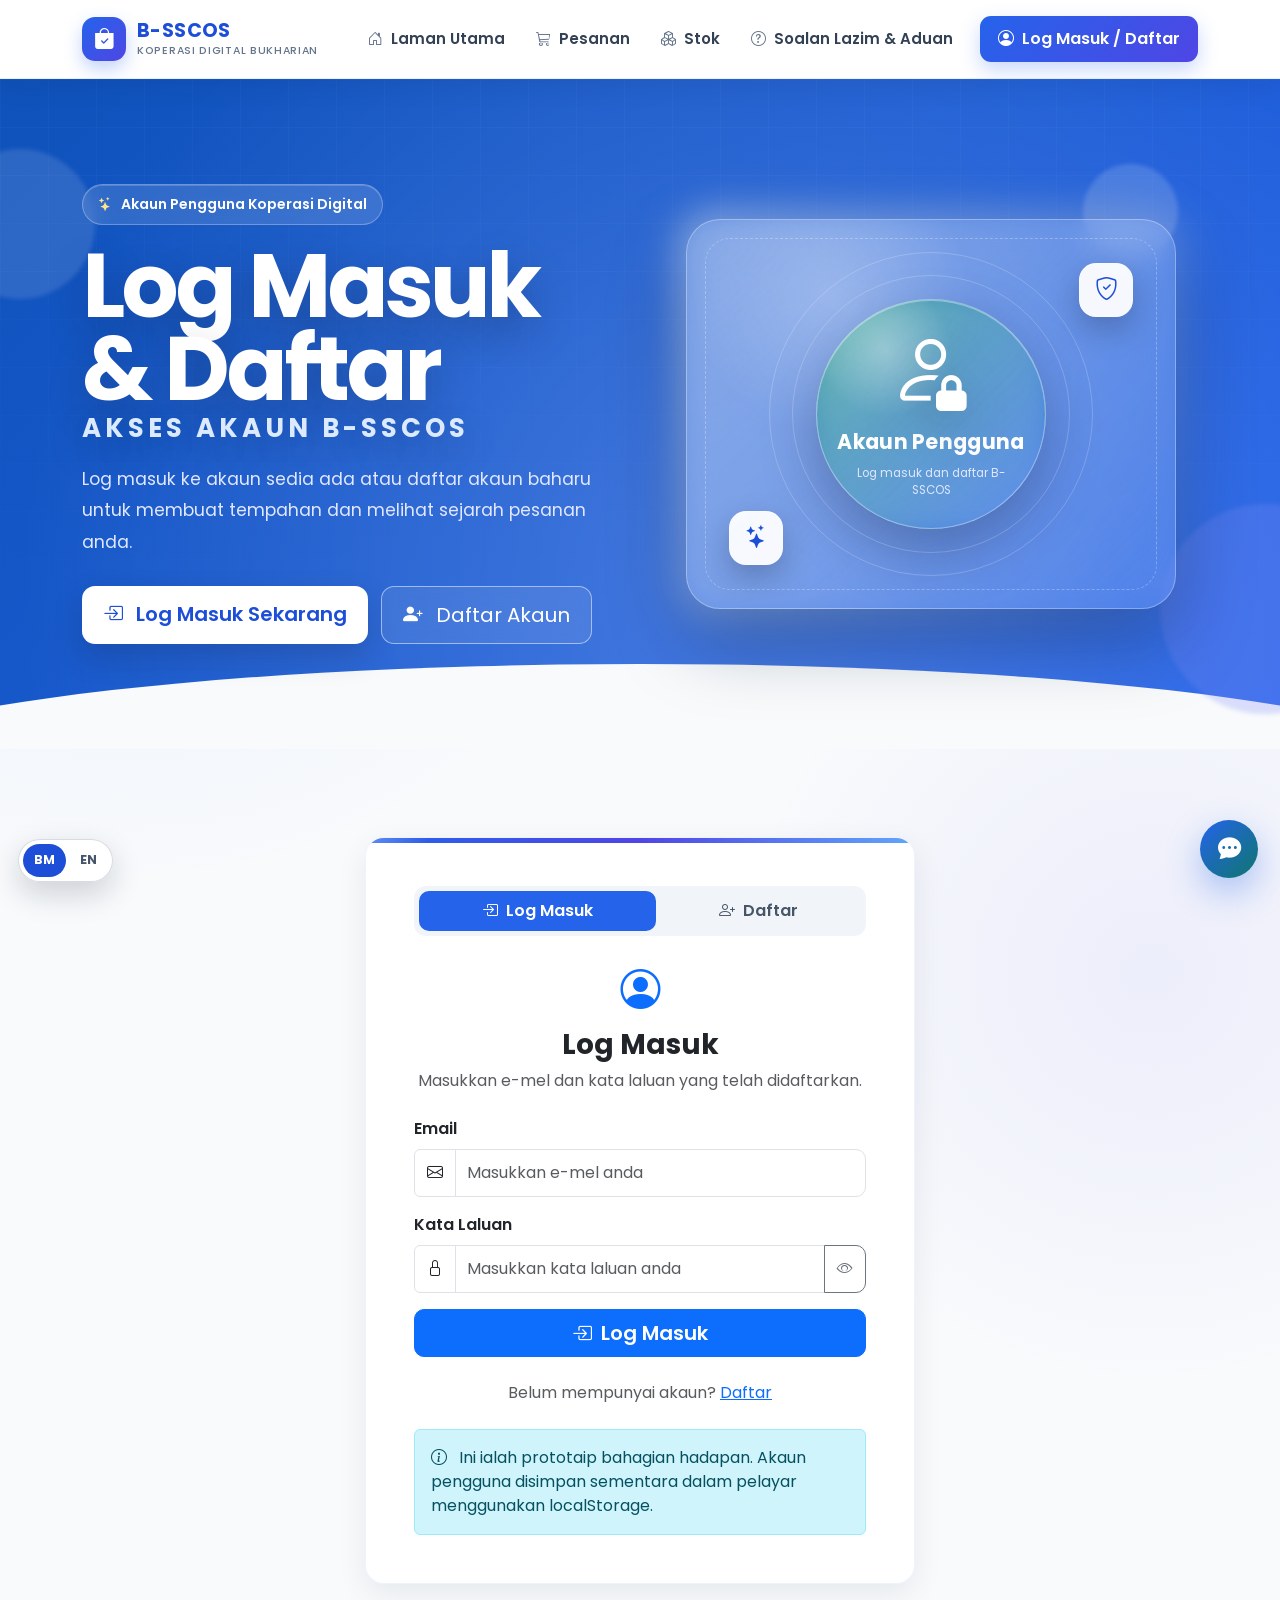
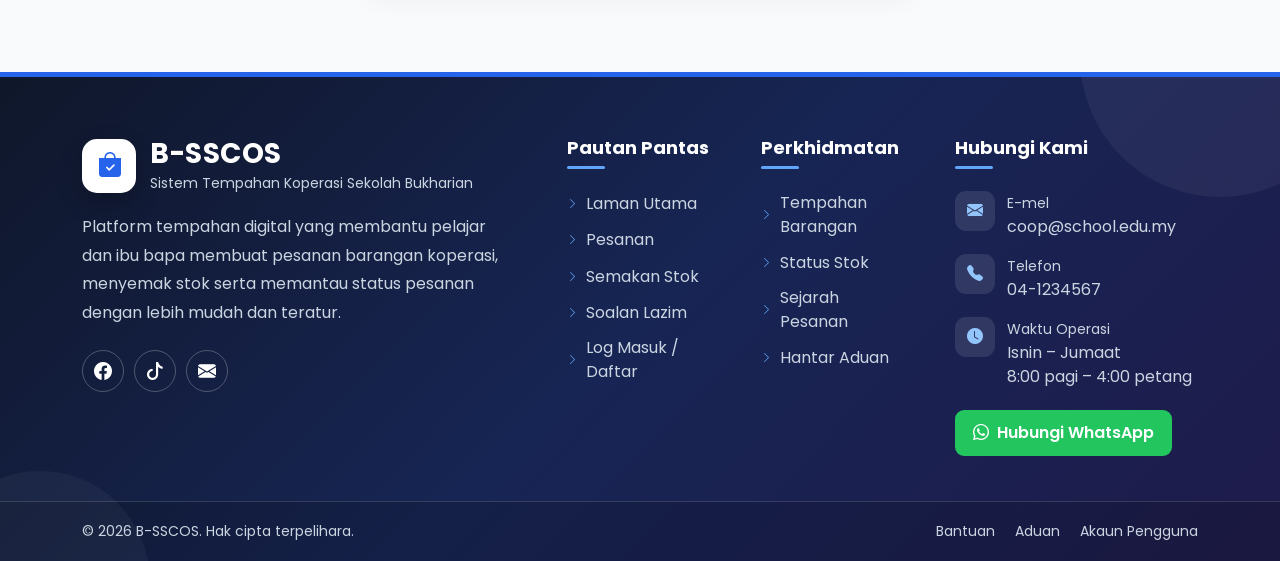
<file: login.html>
<!DOCTYPE html>
<html lang="ms">

<head>

<meta charset="UTF-8">
<meta name="viewport" content="width=device-width, initial-scale=1.0">

<title>B-SSCOS - Log Masuk & Daftar</title>

<!-- Bootstrap CSS -->
<link href="https://cdn.jsdelivr.net/npm/bootstrap@5.3.3/dist/css/bootstrap.min.css" rel="stylesheet">

<!-- Bootstrap Icons -->
<link href="https://cdn.jsdelivr.net/npm/bootstrap-icons@1.11.3/font/bootstrap-icons.css" rel="stylesheet">

<!-- Google Font -->
<link href="https://fonts.googleapis.com/css2?family=Poppins:wght@300;400;600;700&display=swap" rel="stylesheet">

<style>


body{
    font-family:Poppins,sans-serif;
    background:#f8fafc;
}

/* =========================
   NAVBAR
========================= */

.navbar{
    background:#fff;
    box-shadow:0 2px 10px rgba(0,0,0,.08);
}

.nav-link:hover{
    color:#2563eb !important;
}

/* =========================
   HERO
========================= */

.hero{
    background:linear-gradient(135deg,#2563eb,#4f46e5);
    color:#fff;
    padding:80px 0;
}

/* =========================
   SECTION
========================= */

.section{
    padding:70px 0;
}

/* =========================
   AUTH CARD
========================= */

.auth-card{
    max-width:550px;
    margin:auto;

    border:none;
    border-radius:20px;

    box-shadow:0 6px 25px rgba(0,0,0,.10);
}

/* =========================
   LOGIN / SIGNUP TABS
========================= */

.nav-pills{
    background:#f1f5f9;
    padding:5px;
    border-radius:12px;
}

.nav-pills .nav-link{
    border-radius:10px;
    font-weight:600;
    color:#475569;
}

.nav-pills .nav-link.active{
    background:#2563eb;
    color:white;
}

/* =========================
   FORM
========================= */

.form-control{
    border-radius:10px;
    padding:11px;
}

.input-group-text{
    background:white;
}

.btn{
    border-radius:10px;
}

/* =========================
   FOOTER
========================= */

.footer{
    background:#0f172a;
    color:#fff;
    padding:30px 0;
}



/* ===== CSS SEBIJIK DARIPADA index_power_effect.html ===== */

body{font-family:Poppins,sans-serif;background:#f8fafc}
/* =========================
   NAVBAR B-SSCOS
========================= */

.navbar{
    padding:12px 0;
    background:rgba(255,255,255,.96);
    backdrop-filter:blur(14px);
    -webkit-backdrop-filter:blur(14px);
    border-bottom:1px solid rgba(37,99,235,.10);
    box-shadow:0 6px 25px rgba(15,23,42,.08);
    transition:all .3s ease;
}

.navbar .container{
    position:relative;
}

/* Logo / jenama */

.navbar-brand{
    display:flex;
    align-items:center;
    gap:11px;
    margin-right:25px;
    color:#1d4ed8 !important;
    text-decoration:none;
    transition:transform .3s ease;
}

.navbar-brand:hover{
    transform:translateY(-2px);
}

.brand-mark{
    width:44px;
    height:44px;
    display:flex;
    align-items:center;
    justify-content:center;
    border-radius:13px;
    color:#fff;
    font-size:21px;
    background:linear-gradient(135deg,#2563eb,#4f46e5);
    box-shadow:0 8px 18px rgba(37,99,235,.28);
    transition:all .3s ease;
}

.navbar-brand:hover .brand-mark{
    transform:rotate(-7deg) scale(1.06);
    box-shadow:0 12px 25px rgba(37,99,235,.38);
}

.brand-text{
    display:flex;
    flex-direction:column;
    line-height:1.05;
}

.brand-name{
    font-size:1.2rem;
    font-weight:700;
    letter-spacing:.4px;
}

.brand-tagline{
    margin-top:4px;
    color:#64748b;
    font-size:.67rem;
    font-weight:500;
    letter-spacing:.7px;
    text-transform:uppercase;
}

/* Menu */

.navbar-nav{
    align-items:center;
    gap:3px;
}

.navbar .nav-link{
    position:relative;
    z-index:1;
    padding:11px 14px !important;
    border-radius:10px;
    color:#334155 !important;
    font-size:.94rem;
    font-weight:600;
    transition:all .3s ease;
}

.navbar .nav-link i{
    color:#64748b;
    transition:all .3s ease;
}

.navbar .nav-link::after{
    content:"";
    position:absolute;
    left:50%;
    bottom:4px;
    width:0;
    height:3px;
    border-radius:20px;
    background:linear-gradient(90deg,#2563eb,#4f46e5);
    transform:translateX(-50%);
    transition:width .3s ease;
}

.navbar .nav-link:hover{
    color:#2563eb !important;
    background:#eff6ff;
    transform:translateY(-2px);
}

.navbar .nav-link:hover i{
    color:#2563eb;
    transform:scale(1.12);
}

.navbar .nav-link:hover::after{
    width:52%;
}

.navbar .nav-link.active{
    color:#1d4ed8 !important;
    background:#eef2ff;
}

.navbar .nav-link.active::after{
    width:52%;
}

/* Butang login */

#loginButton{
    position:relative;
    overflow:hidden;
    margin-left:10px !important;
    padding:11px 18px;
    border:0;
    border-radius:11px;
    color:#fff;
    font-weight:600;
    background:linear-gradient(135deg,#2563eb,#4f46e5);
    box-shadow:0 8px 20px rgba(37,99,235,.25);
    transition:all .3s ease;
}

#loginButton::before{
    content:"";
    position:absolute;
    top:0;
    left:-120%;
    width:70%;
    height:100%;
    background:linear-gradient(
        90deg,
        transparent,
        rgba(255,255,255,.38),
        transparent
    );
    transform:skewX(-20deg);
    transition:left .55s ease;
}

#loginButton i,
#loginButton span{
    position:relative;
    z-index:1;
}

#loginButton:hover{
    color:#fff;
    transform:translateY(-3px);
    box-shadow:0 13px 28px rgba(37,99,235,.38);
}

#loginButton:hover::before{
    left:145%;
}

#loginButton:active{
    transform:translateY(-1px);
}

/* Toggler */

.navbar-toggler{
    width:46px;
    height:42px;
    padding:0;
    border:1px solid #dbeafe;
    border-radius:11px;
    background:#eff6ff;
    transition:all .3s ease;
}

.navbar-toggler:hover{
    background:#dbeafe;
    transform:scale(1.04);
}

.navbar-toggler:focus{
    box-shadow:0 0 0 4px rgba(37,99,235,.13);
}
.hero{background:linear-gradient(135deg,#2563eb,#4f46e5);color:#fff;padding:90px 0}
.hero img{max-width:100%;border-radius:20px}
.btn-main{background:#fff;color:#2563eb;font-weight:600}
.section{padding:70px 0}
.card{border:0;box-shadow:0 4px 15px rgba(0,0,0,.06)}
.card:hover{transform:translateY(-8px);transition:.3s}
.footer{
    position:relative;
    overflow:hidden;
    background:linear-gradient(135deg,#0f172a 0%,#172554 50%,#1e1b4b 100%);
    color:#fff;
    padding:60px 0 0;
    border-top:5px solid #2563eb;
}
.footer::before{
    content:"";
    position:absolute;
    width:280px;
    height:280px;
    top:-160px;
    right:-80px;
    border-radius:50%;
    background:rgba(255,255,255,.05);
}
.footer::after{
    content:"";
    position:absolute;
    width:220px;
    height:220px;
    bottom:-130px;
    left:-70px;
    border-radius:50%;
    background:rgba(255,255,255,.04);
}
.footer .container{position:relative;z-index:1}
.footer-brand{display:flex;align-items:center;gap:14px;margin-bottom:18px}
.footer-logo{
    width:54px;
    height:54px;
    min-width:54px;
    display:flex;
    align-items:center;
    justify-content:center;
    border-radius:15px;
    background:#fff;
    color:#2563eb;
    font-size:25px;
    box-shadow:0 10px 25px rgba(0,0,0,.22);
    transition:.3s ease;
}
.footer-brand:hover .footer-logo{transform:translateY(-5px) rotate(-4deg)}
.footer-brand h3{margin:0;font-weight:700;letter-spacing:.5px}
.footer-brand small,.footer-description{color:#cbd5e1}
.footer-description{line-height:1.8;margin-bottom:0}
.footer-title{
    position:relative;
    display:inline-block;
    font-size:18px;
    font-weight:700;
    margin-bottom:22px;
    padding-bottom:10px;
}
.footer-title::after{
    content:"";
    position:absolute;
    left:0;
    bottom:0;
    width:38px;
    height:3px;
    border-radius:10px;
    background:#60a5fa;
    transition:.3s ease;
}
.footer-column:hover .footer-title::after{width:65px;background:#fff}
.footer-links{list-style:none;padding:0;margin:0}
.footer-links li{margin-bottom:11px}
.footer-links a{
    display:inline-flex;
    align-items:center;
    gap:8px;
    color:#cbd5e1;
    text-decoration:none;
    transition:.3s ease;
}
.footer-links a i{font-size:11px;color:#60a5fa;transition:.3s ease}
.footer-links a:hover{color:#fff;transform:translateX(7px)}
.footer-links a:hover i{color:#fff}
.footer-contact{
    display:flex;
    align-items:flex-start;
    gap:12px;
    margin-bottom:15px;
    color:#cbd5e1;
}
.footer-contact-icon{
    width:40px;
    height:40px;
    min-width:40px;
    display:flex;
    align-items:center;
    justify-content:center;
    border-radius:11px;
    background:rgba(255,255,255,.1);
    color:#93c5fd;
    transition:.3s ease;
}
.footer-contact:hover .footer-contact-icon{
    background:#fff;
    color:#2563eb;
    transform:translateY(-4px);
}
.footer-contact a{color:#cbd5e1;text-decoration:none;transition:.3s ease}
.footer-contact a:hover{color:#fff}
.footer-social{display:flex;gap:10px;margin-top:22px;flex-wrap:wrap}
.footer-social a{
    width:42px;
    height:42px;
    display:flex;
    align-items:center;
    justify-content:center;
    border:1px solid rgba(255,255,255,.25);
    border-radius:50%;
    color:#fff;
    font-size:18px;
    text-decoration:none;
    transition:.3s ease;
}
.footer-social a:hover{
    background:#fff;
    color:#2563eb;
    border-color:#fff;
    transform:translateY(-6px);
    box-shadow:0 10px 22px rgba(0,0,0,.25);
}
.footer-whatsapp{
    display:inline-flex;
    align-items:center;
    gap:8px;
    margin-top:6px;
    padding:11px 18px;
    border-radius:9px;
    background:#22c55e;
    color:#fff;
    font-weight:600;
    text-decoration:none;
    transition:.3s ease;
}
.footer-whatsapp:hover{
    color:#fff;
    background:#16a34a;
    transform:translateY(-4px);
    box-shadow:0 10px 24px rgba(34,197,94,.28);
}
.footer-bottom{
    margin-top:45px;
    padding:19px 0;
    border-top:1px solid rgba(255,255,255,.14);
    background:rgba(0,0,0,.14);
}
.footer-bottom-content{display:flex;align-items:center;justify-content:space-between;gap:18px}
.footer-bottom p{margin:0;color:#cbd5e1;font-size:14px}
.footer-bottom-links{display:flex;gap:20px;flex-wrap:wrap}
.footer-bottom-links a{
    position:relative;
    color:#cbd5e1;
    font-size:14px;
    text-decoration:none;
    transition:.3s ease;
}
.footer-bottom-links a::after{
    content:"";
    position:absolute;
    left:0;
    bottom:-4px;
    width:0;
    height:2px;
    background:#60a5fa;
    transition:.3s ease;
}
.footer-bottom-links a:hover{color:#fff}
.footer-bottom-links a:hover::after{width:100%}
.page-title{font-weight:700}
.table-box{background:#fff;border-radius:15px;box-shadow:0 4px 15px rgba(0,0,0,.06);overflow:hidden}
.table thead th{background:#eef2ff;color:#1e3a8a}
.qty-input{max-width:90px}
.size-select{min-width:150px}
.summary-box{background:#fff;border-radius:15px;padding:25px;box-shadow:0 4px 15px rgba(0,0,0,.06)}
.progress{height:12px}
.low-stock{background:#fee2e2!important}
.faq-search{max-width:700px;margin:auto}
.accordion-item{border:0;margin-bottom:12px;box-shadow:0 3px 12px rgba(0,0,0,.06)}
.login-section{min-height:75vh;display:flex;align-items:center}
.login-card{max-width:500px;margin:auto;border-radius:20px}
.notice-box{background:#fff3cd;border-left:5px solid #ffc107;padding:18px;border-radius:10px}
.status-step{display:flex;align-items:center;gap:12px;margin-bottom:12px}
.status-icon{width:38px;height:38px;border-radius:50%;display:flex;align-items:center;justify-content:center;background:#dbeafe;color:#2563eb}
@media(max-width:768px){
.hero{padding:70px 0;text-align:center}
.hero h1{font-size:2.2rem}
.navbar-collapse{
    margin-top:14px;
    padding-top:13px;
    border-top:1px solid #e2e8f0;
}
.navbar-nav{
    align-items:stretch;
    gap:5px;
}
.navbar .nav-link{
    width:100%;
    padding:12px 14px !important;
}
.navbar .nav-link::after{
    left:14px;
    bottom:5px;
    transform:none;
}
.navbar .nav-link:hover::after,
.navbar .nav-link.active::after{
    width:35px;
}
#loginButton{
    width:100%;
    margin:8px 0 0 !important;
    text-align:center;
}
.brand-tagline{
    display:none;
}
.footer{padding-top:48px}
.footer-column{margin-bottom:12px}
.footer-brand{justify-content:center;text-align:left}
.footer-description{text-align:center}
.footer-title{margin-top:8px}
.footer-bottom-content{flex-direction:column;text-align:center}
.footer-bottom-links{justify-content:center}
}

/* =====================================================
   KESAN PREMIUM HALAMAN UTAMA
===================================================== */

html{
    scroll-behavior:smooth;
}

body{
    position:relative;
    overflow-x:hidden;
    color:#0f172a;
    background:
        radial-gradient(circle at 10% 15%,rgba(37,99,235,.08),transparent 26%),
        radial-gradient(circle at 90% 45%,rgba(79,70,229,.07),transparent 25%),
        #f8fafc;
}

body::selection{
    color:#fff;
    background:#2563eb;
}

::-webkit-scrollbar{
    width:11px;
}

::-webkit-scrollbar-track{
    background:#eaf0f8;
}

::-webkit-scrollbar-thumb{
    border:3px solid #eaf0f8;
    border-radius:30px;
    background:linear-gradient(#2563eb,#4f46e5);
}

/* Navbar berubah ketika skrol */

.navbar.navbar-scrolled{
    padding:7px 0;
    background:rgba(255,255,255,.88);
    box-shadow:0 14px 36px rgba(15,23,42,.13);
}

/* HERO */

.hero{
    position:relative;
    isolation:isolate;
    min-height:620px;
    display:flex;
    align-items:center;
    overflow:hidden;
    padding:105px 0;
    background:
        radial-gradient(circle at 20% 25%,rgba(255,255,255,.18),transparent 22%),
        radial-gradient(circle at 84% 20%,rgba(96,165,250,.34),transparent 22%),
        linear-gradient(-45deg,#1d4ed8,#4f46e5,#2563eb,#0f52ba);
    background-size:300% 300%;
    animation:heroGradient 12s ease infinite;
}

.hero::before{
    content:"";
    position:absolute;
    inset:0;
    z-index:-2;
    opacity:.17;
    background-image:
        linear-gradient(rgba(255,255,255,.16) 1px,transparent 1px),
        linear-gradient(90deg,rgba(255,255,255,.16) 1px,transparent 1px);
    background-size:48px 48px;
    mask-image:linear-gradient(to bottom,#000,transparent 90%);
}

.hero::after{
    content:"";
    position:absolute;
    left:-15%;
    right:-15%;
    bottom:-145px;
    height:230px;
    z-index:-1;
    border-radius:50% 50% 0 0;
    background:#f8fafc;
}

@keyframes heroGradient{
    0%,100%{background-position:0 50%}
    50%{background-position:100% 50%}
}

.hero-orb{
    position:absolute;
    border-radius:50%;
    pointer-events:none;
    filter:blur(2px);
    animation:orbFloat 8s ease-in-out infinite;
}

.hero-orb.one{
    width:150px;
    height:150px;
    top:70px;
    left:-55px;
    background:rgba(255,255,255,.12);
}

.hero-orb.two{
    width:95px;
    height:95px;
    right:8%;
    top:85px;
    background:rgba(255,255,255,.16);
    animation-delay:-2s;
}

.hero-orb.three{
    width:210px;
    height:210px;
    right:-90px;
    bottom:35px;
    background:rgba(129,140,248,.26);
    animation-delay:-4s;
}

@keyframes orbFloat{
    0%,100%{transform:translate3d(0,0,0) scale(1)}
    50%{transform:translate3d(0,-24px,0) scale(1.08)}
}

.hero-badge{
    display:inline-flex;
    align-items:center;
    gap:9px;
    margin-bottom:20px;
    padding:9px 15px;
    border:1px solid rgba(255,255,255,.28);
    border-radius:30px;
    background:rgba(255,255,255,.13);
    box-shadow:inset 0 1px 0 rgba(255,255,255,.18);
    backdrop-filter:blur(10px);
    font-size:.88rem;
    font-weight:600;
}

.hero-badge i{
    color:#fde68a;
    animation:pulseIcon 1.8s infinite;
}

@keyframes pulseIcon{
    0%,100%{transform:scale(1)}
    50%{transform:scale(1.22)}
}

.hero-title{
    margin-bottom:18px;
    font-size:clamp(3.3rem,7vw,6.3rem);
    line-height:.92;
    letter-spacing:-4px;
    text-shadow:0 14px 38px rgba(15,23,42,.25);
}

.hero-title span{
    display:block;
    color:#dbeafe;
    font-size:.29em;
    line-height:1.4;
    letter-spacing:4px;
    text-transform:uppercase;
}

.hero-copy{
    max-width:620px;
    margin-bottom:28px;
    color:#e0e7ff;
    font-size:1.08rem;
    line-height:1.8;
}

.hero-actions{
    display:flex;
    flex-wrap:wrap;
    gap:13px;
}

.btn-main,
.hero-outline{
    position:relative;
    overflow:hidden;
    min-width:165px;
    padding:13px 21px;
    border-radius:13px;
    transition:.35s ease;
}

.btn-main{
    border:0;
    background:#fff;
    color:#1d4ed8;
    box-shadow:0 13px 30px rgba(15,23,42,.18);
}

.btn-main:hover{
    color:#1d4ed8;
    transform:translateY(-5px) scale(1.025);
    box-shadow:0 18px 36px rgba(15,23,42,.25);
}

.hero-outline{
    border:1px solid rgba(255,255,255,.5);
    background:rgba(255,255,255,.09);
    color:#fff;
    backdrop-filter:blur(10px);
}

.hero-outline:hover{
    border-color:#fff;
    background:#fff;
    color:#1d4ed8;
    transform:translateY(-5px);
}

.hero-visual{
    position:relative;
    padding:22px;
    perspective:1100px;
}

.hero-image-frame{
    position:relative;
    z-index:2;
    padding:10px;
    border:1px solid rgba(255,255,255,.3);
    border-radius:29px;
    background:rgba(255,255,255,.12);
    box-shadow:0 30px 75px rgba(15,23,42,.34);
    backdrop-filter:blur(12px);
    animation:imageFloat 5.5s ease-in-out infinite;
}

.hero-image-frame::before{
    content:"";
    position:absolute;
    inset:-12px;
    z-index:-1;
    border-radius:36px;
    background:linear-gradient(135deg,rgba(255,255,255,.36),rgba(96,165,250,.02));
    filter:blur(16px);
}

.hero-image-frame img{
    width:100%;
    min-height:365px;
    max-height:440px;
    object-fit:cover;
    border-radius:21px;
    transition:transform .6s ease,filter .6s ease;
}

.hero-image-frame:hover img{
    transform:scale(1.035);
    filter:saturate(1.1) contrast(1.04);
}

@keyframes imageFloat{
    0%,100%{transform:translateY(0) rotateY(-2deg)}
    50%{transform:translateY(-14px) rotateY(2deg)}
}

.floating-info{
    position:absolute;
    z-index:4;
    display:flex;
    align-items:center;
    gap:11px;
    padding:12px 15px;
    border:1px solid rgba(255,255,255,.3);
    border-radius:15px;
    color:#0f172a;
    background:rgba(255,255,255,.93);
    box-shadow:0 15px 35px rgba(15,23,42,.25);
    backdrop-filter:blur(12px);
    animation:smallFloat 4s ease-in-out infinite;
}

.floating-info i{
    width:39px;
    height:39px;
    display:flex;
    align-items:center;
    justify-content:center;
    border-radius:11px;
    color:#fff;
    background:linear-gradient(135deg,#2563eb,#4f46e5);
}

.floating-info strong{
    display:block;
    font-size:.88rem;
}

.floating-info small{
    color:#64748b;
    font-size:.72rem;
}

.floating-info.info-one{
    left:-25px;
    bottom:65px;
}

.floating-info.info-two{
    right:-18px;
    top:55px;
    animation-delay:-2s;
}

@keyframes smallFloat{
    0%,100%{transform:translateY(0)}
    50%{transform:translateY(-9px)}
}

/* STATISTIK */

.stats-section{
    position:relative;
    z-index:5;
    margin-top:-70px;
    padding-bottom:30px;
}

.stats-panel{
    overflow:hidden;
    border:1px solid rgba(37,99,235,.12);
    border-radius:22px;
    background:rgba(255,255,255,.92);
    box-shadow:0 22px 60px rgba(15,23,42,.14);
    backdrop-filter:blur(18px);
}

.stat-item{
    position:relative;
    padding:27px 20px;
    text-align:center;
}

.stat-item:not(:last-child)::after{
    content:"";
    position:absolute;
    top:22%;
    right:0;
    width:1px;
    height:56%;
    background:#dbeafe;
}

.stat-icon{
    width:46px;
    height:46px;
    display:flex;
    align-items:center;
    justify-content:center;
    margin:0 auto 10px;
    border-radius:14px;
    color:#fff;
    font-size:20px;
    background:linear-gradient(135deg,#2563eb,#4f46e5);
    box-shadow:0 9px 20px rgba(37,99,235,.25);
    transition:.35s ease;
}

.stat-item:hover .stat-icon{
    transform:translateY(-6px) rotate(-5deg);
}

.stat-number{
    display:block;
    color:#172554;
    font-size:1.75rem;
    font-weight:700;
}

.stat-label{
    color:#64748b;
    font-size:.87rem;
}

/* SECTION */

.section{
    position:relative;
    padding:88px 0;
}

.section > .container{
    position:relative;
    z-index:2;
}

.section h2{
    position:relative;
    width:max-content;
    max-width:100%;
    margin-left:auto;
    margin-right:auto;
    padding-bottom:16px;
    color:#0f172a;
    letter-spacing:-1px;
}

.section h2::before{
    content:"";
    position:absolute;
    left:50%;
    bottom:0;
    width:70px;
    height:4px;
    border-radius:20px;
    background:linear-gradient(90deg,#2563eb,#4f46e5);
    transform:translateX(-50%);
}

.section h2::after{
    content:"";
    position:absolute;
    left:calc(50% + 43px);
    bottom:0;
    width:8px;
    height:4px;
    border-radius:20px;
    background:#93c5fd;
}

.bg-light{
    background:
        radial-gradient(circle at 7% 20%,rgba(37,99,235,.06),transparent 24%),
        #f1f5f9 !important;
}

/* Maklumat penting */

.notice-box{
    position:relative;
    overflow:hidden;
    padding:25px 28px;
    border:1px solid #fde68a;
    border-left:6px solid #f59e0b;
    border-radius:18px;
    background:linear-gradient(135deg,#fffbeb,#fff7d6);
    box-shadow:0 15px 35px rgba(245,158,11,.11);
}

.notice-box::after{
    content:"\F18A";
    position:absolute;
    right:18px;
    top:50%;
    color:rgba(245,158,11,.1);
    font-family:"bootstrap-icons";
    font-size:75px;
    transform:translateY(-50%) rotate(-8deg);
}

/* Kad premium */

.card{
    position:relative;
    overflow:hidden;
    border:1px solid rgba(37,99,235,.08);
    border-radius:19px;
    background:rgba(255,255,255,.96);
    box-shadow:0 10px 30px rgba(15,23,42,.075);
    transform-style:preserve-3d;
    transition:
        transform .38s cubic-bezier(.2,.8,.2,1),
        box-shadow .38s ease,
        border-color .38s ease;
}

.card::before{
    content:"";
    position:absolute;
    top:0;
    left:0;
    width:100%;
    height:5px;
    background:linear-gradient(90deg,#2563eb,#4f46e5,#60a5fa);
    transform:scaleX(0);
    transform-origin:left;
    transition:transform .42s ease;
}

.card::after{
    content:"";
    position:absolute;
    top:-120%;
    left:-60%;
    width:55%;
    height:300%;
    background:linear-gradient(90deg,transparent,rgba(255,255,255,.7),transparent);
    transform:rotate(20deg);
    transition:left .7s ease;
    pointer-events:none;
}

.card:hover{
    border-color:rgba(37,99,235,.25);
    transform:translateY(-13px);
    box-shadow:0 25px 55px rgba(37,99,235,.16);
}

.card:hover::before{
    transform:scaleX(1);
}

.card:hover::after{
    left:140%;
}

.card > i,
.card .fs-1{
    position:relative;
    z-index:1;
    display:inline-block;
    transition:transform .4s ease,filter .4s ease;
}

.card:hover > i,
.card:hover .fs-1{
    transform:translateY(-5px) scale(1.13) rotate(-4deg);
    filter:drop-shadow(0 8px 11px rgba(37,99,235,.25));
}

.card .btn{
    position:relative;
    z-index:2;
    overflow:hidden;
    border-radius:10px;
    font-weight:600;
    transition:.3s ease;
}

.card .btn:hover{
    transform:translateY(-3px);
    box-shadow:0 10px 22px rgba(37,99,235,.25);
}

/* Set Permulaan */

.starter-card{
    min-height:285px;
    justify-content:center;
}

.starter-card .form-number{
    width:70px;
    height:70px;
    display:flex;
    align-items:center;
    justify-content:center;
    margin:0 auto 18px;
    border-radius:22px;
    color:#fff;
    font-size:2rem;
    font-weight:700;
    background:linear-gradient(135deg,#2563eb,#4f46e5);
    box-shadow:0 13px 26px rgba(37,99,235,.25);
    transition:.4s ease;
}

.starter-card:hover .form-number{
    transform:translateY(-7px) rotate(-7deg) scale(1.08);
}

/* Berita */

.news-card small{
    display:inline-block;
    padding:6px 10px;
    border-radius:20px;
    background:#eff6ff;
    font-weight:600;
}

.news-card h5{
    line-height:1.45;
}

/* Ulasan */

.review-card{
    padding-top:55px !important;
}

.review-card .quote-mark{
    position:absolute;
    top:15px;
    right:20px;
    color:#dbeafe;
    font-size:4.4rem;
    line-height:1;
}

.review-author{
    display:flex;
    align-items:center;
    gap:11px;
    margin-top:auto;
    padding-top:15px;
}

.review-avatar{
    width:42px;
    height:42px;
    display:flex;
    align-items:center;
    justify-content:center;
    border-radius:50%;
    color:#fff;
    background:linear-gradient(135deg,#2563eb,#4f46e5);
}

/* Peta */

.map-shell{
    position:relative;
    padding:9px;
    border-radius:25px;
    background:linear-gradient(135deg,#2563eb,#4f46e5);
    box-shadow:0 22px 55px rgba(37,99,235,.18);
}

.map-shell iframe{
    border-radius:18px !important;
}

/* Hubungan */

.contact-power{
    position:relative;
    overflow:hidden;
    border-radius:28px;
    color:#fff;
    background:
        radial-gradient(circle at 15% 10%,rgba(255,255,255,.15),transparent 23%),
        linear-gradient(135deg,#172554,#1d4ed8,#4f46e5);
    box-shadow:0 25px 65px rgba(30,64,175,.25);
}

.contact-power::before{
    content:"";
    position:absolute;
    width:250px;
    height:250px;
    right:-100px;
    bottom:-120px;
    border-radius:50%;
    background:rgba(255,255,255,.08);
}

.contact-power h2{
    color:#fff;
}

.contact-power h2::before{
    background:#fff;
}

.contact-power h2::after{
    background:#93c5fd;
}

.contact-power .contact-chip{
    display:inline-flex;
    align-items:center;
    gap:8px;
    margin:5px;
    padding:10px 14px;
    border:1px solid rgba(255,255,255,.25);
    border-radius:30px;
    color:#fff;
    background:rgba(255,255,255,.1);
    backdrop-filter:blur(9px);
}

/* Reveal */

.reveal{
    opacity:0;
    transform:translateY(38px);
    transition:
        opacity .75s ease,
        transform .75s cubic-bezier(.2,.75,.2,1);
}

.reveal.reveal-visible{
    opacity:1;
    transform:none;
}

.reveal-delay-1{transition-delay:.1s}
.reveal-delay-2{transition-delay:.2s}
.reveal-delay-3{transition-delay:.3s}
.reveal-delay-4{transition-delay:.4s}

/* Ripple */

.ripple-btn{
    position:relative;
    overflow:hidden;
    isolation:isolate;
}

.ripple-wave{
    position:absolute;
    border-radius:50%;
    pointer-events:none;
    background:rgba(255,255,255,.46);
    transform:scale(0);
    animation:rippleEffect .65s linear;
}

@keyframes rippleEffect{
    to{
        opacity:0;
        transform:scale(4);
    }
}

/* Cursor glow desktop */

.cursor-glow{
    position:fixed;
    z-index:9998;
    width:260px;
    height:260px;
    border-radius:50%;
    pointer-events:none;
    opacity:0;
    background:radial-gradient(circle,rgba(37,99,235,.105),transparent 67%);
    transform:translate(-50%,-50%);
    transition:opacity .25s ease;
}

/* Back to top */

.back-to-top{
    position:fixed;
    right:22px;
    bottom:22px;
    z-index:1050;
    width:48px;
    height:48px;
    display:flex;
    align-items:center;
    justify-content:center;
    border:0;
    border-radius:14px;
    color:#fff;
    background:linear-gradient(135deg,#2563eb,#4f46e5);
    box-shadow:0 12px 28px rgba(37,99,235,.35);
    opacity:0;
    visibility:hidden;
    transform:translateY(15px);
    transition:.3s ease;
}

.back-to-top.show{
    opacity:1;
    visibility:visible;
    transform:none;
}

.back-to-top:hover{
    transform:translateY(-5px);
    box-shadow:0 17px 35px rgba(37,99,235,.43);
}

/* Aksesibiliti */

@media(prefers-reduced-motion:reduce){
    *,
    *::before,
    *::after{
        scroll-behavior:auto !important;
        animation-duration:.01ms !important;
        animation-iteration-count:1 !important;
        transition-duration:.01ms !important;
    }
}

@media(max-width:991px){
    .hero{
        min-height:auto;
        padding:85px 0 130px;
        text-align:center;
    }

    .hero-copy{
        margin-left:auto;
        margin-right:auto;
    }

    .hero-actions{
        justify-content:center;
    }

    .hero-image-frame{
        max-width:610px;
        margin:38px auto 0;
    }

    .floating-info.info-one{
        left:0;
    }

    .floating-info.info-two{
        right:0;
    }

    .stats-section{
        margin-top:-58px;
    }

    .stat-item:nth-child(2)::after{
        display:none;
    }
}

@media(max-width:767px){
    .hero{
        padding:72px 0 115px;
    }

    .hero-title{
        font-size:3.65rem !important;
        letter-spacing:-2px;
    }

    .hero-title span{
        font-size:.23em;
        letter-spacing:2px;
    }

    .hero-image-frame img{
        min-height:250px;
    }

    .floating-info{
        display:none;
    }

    .stats-panel{
        border-radius:18px;
    }

    .stat-item{
        padding:21px 12px;
    }

    .stat-item::after{
        display:none !important;
    }

    .section{
        padding:72px 0;
    }

    .cursor-glow{
        display:none;
    }

    .contact-power{
        border-radius:20px;
    }
}



/* PENYESUAIAN KOMPONEN HALAMAN — GAYA ASAL INDEX POWER */
.page-content-anchor{scroll-margin-top:95px}
.form-order-box.card,.summary-box.card,.empty-selection.card{border:0}
.form-order-box.card::before,.summary-box.card::before,.empty-selection.card::before{display:block}
.form-order-box.card::after,.summary-box.card::after,.empty-selection.card::after{display:block}
.summary-box.card{position:sticky;top:105px}
.accordion-item.card{overflow:hidden;border-radius:19px!important}
.accordion-item.card .accordion-button{font-weight:600}
.accordion-item.card .accordion-button:not(.collapsed){color:#1d4ed8;background:#eff6ff;box-shadow:none}
.auth-card.card{overflow:hidden}
.auth-card.card::before{transform:scaleX(1)}
.form-control:focus,.form-select:focus{border-color:#2563eb;box-shadow:0 0 0 .25rem rgba(37,99,235,.12)}
.progress{overflow:hidden;border-radius:30px}
.progress-bar{border-radius:30px;transition:width 1.1s ease}
.low-stock{border:1px solid #fecaca;border-radius:12px!important}
.table thead th{background:linear-gradient(135deg,#2563eb,#4f46e5)!important;color:#fff!important}
.modal-content{overflow:hidden;border:0;border-radius:22px;box-shadow:0 30px 80px rgba(15,23,42,.28)}
.modal-header{background:linear-gradient(135deg,#2563eb,#4f46e5);color:#fff;border:0}
.modal-header .btn-close{filter:invert(1)}
@media(max-width:991px){.summary-box.card{position:static}}


/* =====================================================
   HERO UNIK MENGIKUT HALAMAN
===================================================== */

.hero-order-unique .hero-image-frame{
    transform:rotate(-1deg);
}

.hero-stock-unique .hero-image-frame{
    transform:rotate(1deg);
}

.hero-faq-unique .hero-image-frame{
    transform:rotate(-.7deg);
}

.hero-login-unique .hero-image-frame{
    transform:rotate(.8deg);
}

.hero-order-unique .floating-info.info-one{
    left:-34px;
    bottom:44px;
}

.hero-order-unique .floating-info.info-two{
    right:-22px;
    top:42px;
}

.hero-stock-unique .floating-info.info-one{
    left:auto;
    right:-28px;
    bottom:48px;
}

.hero-stock-unique .floating-info.info-two{
    right:auto;
    left:-30px;
    top:50px;
}

.hero-faq-unique .floating-info.info-one{
    left:-27px;
    top:58px;
    bottom:auto;
}

.hero-faq-unique .floating-info.info-two{
    right:-25px;
    top:auto;
    bottom:48px;
}

.hero-login-unique .floating-info.info-one{
    left:-30px;
    top:42px;
    bottom:auto;
}

.hero-login-unique .floating-info.info-two{
    right:-25px;
    top:auto;
    bottom:43px;
}

.hero-order-unique .floating-info.info-one i{
    background:linear-gradient(135deg,#2563eb,#4f46e5);
}

.hero-order-unique .floating-info.info-two i{
    background:linear-gradient(135deg,#4f46e5,#7c3aed);
}

.hero-stock-unique .floating-info.info-one i{
    background:linear-gradient(135deg,#0891b2,#2563eb);
}

.hero-stock-unique .floating-info.info-two i{
    background:linear-gradient(135deg,#ef4444,#f97316);
}

.hero-faq-unique .floating-info.info-one i{
    background:linear-gradient(135deg,#4f46e5,#7c3aed);
}

.hero-faq-unique .floating-info.info-two i{
    background:linear-gradient(135deg,#7c3aed,#db2777);
}

.hero-login-unique .floating-info.info-one i{
    background:linear-gradient(135deg,#2563eb,#10b981);
}

.hero-login-unique .floating-info.info-two i{
    background:linear-gradient(135deg,#059669,#2563eb);
}

.hero-order-unique .hero-image-frame img,
.hero-stock-unique .hero-image-frame img,
.hero-faq-unique .hero-image-frame img,
.hero-login-unique .hero-image-frame img{
    min-height:365px;
    max-height:440px;
    object-fit:cover;
    background:#fff;
}

@media(max-width:991px){
    .hero-order-unique .hero-image-frame,
    .hero-stock-unique .hero-image-frame,
    .hero-faq-unique .hero-image-frame,
    .hero-login-unique .hero-image-frame{
        transform:none;
    }
}


/* =====================================================
   HERO LOGO TANPA GAMBAR
===================================================== */

.hero-logo-frame{
    position:relative;
    z-index:2;
    width:100%;
    min-height:390px;
    display:flex;
    align-items:center;
    justify-content:center;
    padding:35px;
    border:1px solid rgba(255,255,255,.32);
    border-radius:34px;
    background:
        radial-gradient(circle at 30% 20%,rgba(255,255,255,.23),transparent 30%),
        rgba(255,255,255,.11);
    box-shadow:0 30px 75px rgba(15,23,42,.34);
    backdrop-filter:blur(14px);
    animation:imageFloat 5.5s ease-in-out infinite;
}

.hero-logo-frame::before{
    content:"";
    position:absolute;
    inset:-13px;
    z-index:-1;
    border-radius:42px;
    background:linear-gradient(
        135deg,
        rgba(255,255,255,.38),
        rgba(96,165,250,.03)
    );
    filter:blur(17px);
}

.hero-logo-frame::after{
    content:"";
    position:absolute;
    inset:18px;
    border:1px dashed rgba(255,255,255,.28);
    border-radius:25px;
    pointer-events:none;
}

.page-logo{
    position:relative;
    z-index:2;
    width:230px;
    height:230px;
    display:flex;
    flex-direction:column;
    align-items:center;
    justify-content:center;
    border:1px solid rgba(255,255,255,.38);
    border-radius:50%;
    color:#fff;
    background:
        radial-gradient(circle at 32% 25%,rgba(255,255,255,.30),transparent 28%),
        linear-gradient(135deg,rgba(255,255,255,.20),rgba(255,255,255,.08));
    box-shadow:
        inset 0 1px 0 rgba(255,255,255,.35),
        0 24px 55px rgba(15,23,42,.28);
    backdrop-filter:blur(12px);
    transition:.45s ease;
}

.page-logo::before,
.page-logo::after{
    content:"";
    position:absolute;
    border-radius:50%;
    border:1px solid rgba(255,255,255,.20);
    animation:logoRing 4s ease-in-out infinite;
}

.page-logo::before{
    inset:-25px;
}

.page-logo::after{
    inset:-48px;
    animation-delay:-2s;
}

.page-logo:hover{
    transform:scale(1.06) rotate(-3deg);
    box-shadow:
        inset 0 1px 0 rgba(255,255,255,.4),
        0 32px 70px rgba(15,23,42,.36);
}

.page-logo .main-logo-icon{
    display:block;
    margin-bottom:13px;
    font-size:82px;
    line-height:1;
    filter:drop-shadow(0 14px 20px rgba(15,23,42,.25));
    animation:logoIconFloat 3.7s ease-in-out infinite;
}

.page-logo strong{
    display:block;
    font-size:1.28rem;
    letter-spacing:.3px;
}

.page-logo small{
    max-width:165px;
    margin-top:7px;
    color:#e0e7ff;
    font-size:.73rem;
    line-height:1.45;
    text-align:center;
}

.logo-corner-badge{
    position:absolute;
    z-index:4;
    width:54px;
    height:54px;
    display:flex;
    align-items:center;
    justify-content:center;
    border:1px solid rgba(255,255,255,.32);
    border-radius:17px;
    color:#1d4ed8;
    background:rgba(255,255,255,.94);
    box-shadow:0 13px 30px rgba(15,23,42,.25);
    font-size:23px;
    animation:smallFloat 4s ease-in-out infinite;
}

.logo-corner-badge.badge-top{
    top:43px;
    right:42px;
}

.logo-corner-badge.badge-bottom{
    left:42px;
    bottom:43px;
    animation-delay:-2s;
}

.order-logo .page-logo{
    background:
        radial-gradient(circle at 30% 22%,rgba(255,255,255,.32),transparent 28%),
        linear-gradient(135deg,rgba(37,99,235,.50),rgba(79,70,229,.36));
}

.stock-logo .page-logo{
    background:
        radial-gradient(circle at 30% 22%,rgba(255,255,255,.32),transparent 28%),
        linear-gradient(135deg,rgba(8,145,178,.50),rgba(37,99,235,.36));
}

.faq-logo .page-logo{
    background:
        radial-gradient(circle at 30% 22%,rgba(255,255,255,.32),transparent 28%),
        linear-gradient(135deg,rgba(79,70,229,.50),rgba(124,58,237,.36));
}

.login-logo .page-logo{
    background:
        radial-gradient(circle at 30% 22%,rgba(255,255,255,.32),transparent 28%),
        linear-gradient(135deg,rgba(5,150,105,.50),rgba(37,99,235,.36));
}

@keyframes logoRing{
    0%,100%{
        opacity:.32;
        transform:scale(.96);
    }
    50%{
        opacity:.68;
        transform:scale(1.04);
    }
}

@keyframes logoIconFloat{
    0%,100%{transform:translateY(0)}
    50%{transform:translateY(-9px)}
}

@media(max-width:991px){
    .hero-logo-frame{
        max-width:620px;
        min-height:350px;
        margin:38px auto 0;
    }
}

@media(max-width:767px){
    .hero-logo-frame{
        min-height:290px;
        padding:25px;
    }

    .page-logo{
        width:180px;
        height:180px;
    }

    .page-logo .main-logo-icon{
        font-size:62px;
    }

    .page-logo strong{
        font-size:1.05rem;
    }

    .page-logo::before{
        inset:-18px;
    }

    .page-logo::after{
        inset:-33px;
    }

    .logo-corner-badge{
        width:46px;
        height:46px;
        border-radius:14px;
        font-size:19px;
    }

    .logo-corner-badge.badge-top{
        top:28px;
        right:25px;
    }

    .logo-corner-badge.badge-bottom{
        left:25px;
        bottom:28px;
    }
}

</style>

<link rel="stylesheet" href="bsscos-ui.css">
<link rel="stylesheet" href="bsscos-chatbot.css">
</head>


<body>


<!-- ==================================================
     NAVBAR
================================================== -->

<nav class="navbar navbar-expand-lg sticky-top">
<div class="container">

<a class="navbar-brand" href="index.html">
<span class="brand-mark">
<i class="bi bi-bag-check-fill"></i>
</span>
<span class="brand-text">
<span class="brand-name">B-SSCOS</span>
<small class="brand-tagline">Koperasi Digital Bukharian</small>
</span>
</a>

<button class="navbar-toggler"
        type="button"
        data-bs-toggle="collapse"
        data-bs-target="#nav"
        aria-controls="nav"
        aria-expanded="false"
        aria-label="Buka navigasi">
<span class="navbar-toggler-icon"></span>
</button>

<div class="collapse navbar-collapse" id="nav">

<ul class="navbar-nav ms-auto">

<li class="nav-item">
<a class="nav-link" href="index.html">
<i class="bi bi-house-door me-1"></i>
Laman Utama
</a>
</li>

<li class="nav-item">
<a class="nav-link" href="order.html">
<i class="bi bi-cart3 me-1"></i>
Pesanan
</a>
</li>

<li class="nav-item">
<a class="nav-link" href="stock.html">
<i class="bi bi-boxes me-1"></i>
Stok
</a>
</li>

<li class="nav-item">
<a class="nav-link" href="faq.html">
<i class="bi bi-question-circle me-1"></i>
Soalan Lazim & Aduan
</a>
</li>

<li class="nav-item">
<a class="btn btn-primary"
   href="login.html"
   id="loginButton">
<i class="bi bi-person-circle me-1"></i>
Log Masuk / Daftar
</a>
</li>

</ul>

</div>
</div>
</nav>



<!-- ==================================================
     HERO
================================================== -->

<section class="hero hero-login-unique">
<div class="hero-orb one"></div>
<div class="hero-orb two"></div>
<div class="hero-orb three"></div>

<div class="container">
<div class="row align-items-center g-5">

<div class="col-lg-6">
<div class="hero-badge">
<i class="bi bi-stars"></i>
Akaun Pengguna Koperasi Digital
</div>

<h1 class="hero-title fw-bold">
Log Masuk & Daftar
<span>Akses Akaun B-SSCOS</span>
</h1>

<p class="hero-copy">
Log masuk ke akaun sedia ada atau daftar akaun baharu untuk membuat tempahan dan melihat sejarah pesanan anda.
</p>

<div class="hero-actions">
<a href="#akaun" class="btn btn-main btn-lg ripple-btn">
<i class="bi bi-box-arrow-in-right me-2"></i>
Log Masuk Sekarang
</a>

<a href="#akaun" class="btn hero-outline btn-lg ripple-btn">
<i class="bi bi-person-plus-fill me-2"></i>
Daftar Akaun
</a>
</div>
</div>

<div class="col-lg-6">
<div class="hero-visual">
<div class="hero-logo-frame login-logo">
<div class="logo-corner-badge badge-top">
<i class="bi bi-shield-check"></i>
</div>

<div class="page-logo">
<i class="bi bi-person-lock main-logo-icon"></i>
<strong>Akaun Pengguna</strong>
<small>Log masuk dan daftar B-SSCOS</small>
</div>

<div class="logo-corner-badge badge-bottom">
<i class="bi bi-stars"></i>
</div>
</div>

</div>
</div>
</section>
<!-- ==================================================
     LOGIN / SIGN UP
================================================== -->

<section class="section page-content-anchor" id="akaun">

<div class="container">


<div class="card auth-card">


<div class="card-body p-4 p-md-5">


<!-- ==================================
     TAB BUTTONS
================================== -->

<ul class="nav nav-pills nav-fill mb-4"
    id="authTabs">


<li class="nav-item">

<button class="nav-link active"
        id="login-tab-button"
        data-bs-toggle="pill"
        data-bs-target="#loginTab"
        type="button">

<i class="bi bi-box-arrow-in-right me-1"></i>

Log Masuk

</button>

</li>


<li class="nav-item">

<button class="nav-link"
        id="signup-tab-button"
        data-bs-toggle="pill"
        data-bs-target="#signupTab"
        type="button">

<i class="bi bi-person-plus me-1"></i>

Daftar

</button>

</li>


</ul>



<!-- MESSAGE -->

<div id="messageBox"></div>



<div class="tab-content">


<!-- ==================================================
     LOGIN TAB
================================================== -->

<div class="tab-pane fade show active"
     id="loginTab">


<div class="text-center mb-4">

<i class="bi bi-person-circle
           fs-1 text-primary"></i>

<h3 class="fw-bold mt-2">

Log Masuk

</h3>

<p class="text-muted">

Masukkan e-mel dan kata laluan yang telah didaftarkan.

</p>

</div>



<form id="loginForm">


<!-- LOGIN EMAIL -->

<div class="mb-3">

<label class="form-label fw-semibold">

Email

</label>


<div class="input-group">


<span class="input-group-text">

<i class="bi bi-envelope"></i>

</span>


<input type="email"
       class="form-control"
       id="loginEmail"
       placeholder="Masukkan e-mel anda"
       required>


</div>


</div>



<!-- LOGIN PASSWORD -->

<div class="mb-3">


<label class="form-label fw-semibold">

Kata Laluan

</label>


<div class="input-group">


<span class="input-group-text">

<i class="bi bi-lock"></i>

</span>


<input type="password"
       class="form-control"
       id="loginPassword"
       placeholder="Masukkan kata laluan anda"
       required>


<button class="btn btn-outline-secondary"
        type="button"
        onclick="togglePassword('loginPassword', this)">

<i class="bi bi-eye"></i>

</button>


</div>


</div>



<!-- LOGIN BUTTON -->

<button type="submit"
        class="btn btn-primary w-100 btn-lg">

<i class="bi bi-box-arrow-in-right me-1"></i>

Log Masuk

</button>


</form>



<!-- GO TO SIGN UP -->

<div class="text-center mt-4">


<p class="text-muted mb-0">

Belum mempunyai akaun?

<a href="#"
   onclick="openSignup(event)">

Daftar

</a>

</p>


</div>


</div>



<!-- ==================================================
     SIGN UP TAB
================================================== -->

<div class="tab-pane fade"
     id="signupTab">


<div class="text-center mb-4">


<i class="bi bi-person-plus
           fs-1 text-success"></i>


<h3 class="fw-bold mt-2">

Daftar Akaun Baharu

</h3>


<p class="text-muted">

Daftar akaun sebelum membuat pesanan pertama.

</p>


</div>



<form id="signupForm">


<!-- STUDENT NAME -->

<div class="mb-3">


<label class="form-label fw-semibold">

Nama Pengguna

</label>


<div class="input-group">


<span class="input-group-text">

<i class="bi bi-person"></i>

</span>


<input type="text"
       class="form-control"
       id="signupName"
       placeholder="Masukkan nama pengguna"
       required>


</div>


</div>



<!-- SIGNUP EMAIL -->

<div class="mb-3">


<label class="form-label fw-semibold">

Email

</label>


<div class="input-group">


<span class="input-group-text">

<i class="bi bi-envelope"></i>

</span>


<input type="email"
       class="form-control"
       id="signupEmail"
       placeholder="Masukkan e-mel anda"
       required>


</div>


</div>



<!-- PASSWORD -->

<div class="mb-3">


<label class="form-label fw-semibold">

Kata Laluan

</label>


<div class="input-group">


<span class="input-group-text">

<i class="bi bi-lock"></i>

</span>


<input type="password"
       class="form-control"
       id="signupPassword"
       placeholder="Cipta kata laluan"
       minlength="6"
       maxlength="128"
       pattern="(?=.*[a-z])(?=.*[A-Z])(?=.*[^A-Za-z0-9]).{6,}"
       title="Minimum 6 aksara serta mesti mempunyai huruf besar, huruf kecil dan simbol."
       autocomplete="new-password"
       required>


<button class="btn btn-outline-secondary"
        type="button"
        onclick="togglePassword('signupPassword', this)">

<i class="bi bi-eye"></i>

</button>


</div>


<small class="text-muted">

Minimum 6 aksara serta mesti mempunyai huruf besar, huruf kecil dan simbol.

</small>


</div>



<!-- CONFIRM PASSWORD -->

<div class="mb-3">


<label class="form-label fw-semibold">

Sahkan Kata Laluan

</label>


<div class="input-group">


<span class="input-group-text">

<i class="bi bi-lock-fill"></i>

</span>


<input type="password"
       class="form-control"
       id="confirmPassword"
       placeholder="Sahkan kata laluan anda"
       minlength="6"
       maxlength="128"
       pattern="(?=.*[a-z])(?=.*[A-Z])(?=.*[^A-Za-z0-9]).{6,}"
       title="Minimum 6 aksara serta mesti mempunyai huruf besar, huruf kecil dan simbol."
       autocomplete="new-password"
       required>


<button class="btn btn-outline-secondary"
        type="button"
        onclick="togglePassword('confirmPassword', this)">

<i class="bi bi-eye"></i>

</button>


</div>


</div>



<!-- SIGNUP BUTTON -->

<button type="submit"
        class="btn btn-success w-100 btn-lg">

<i class="bi bi-person-plus me-1"></i>

Daftar Akaun

</button>


</form>

<div class="text-center mt-3">
<button type="button" class="btn btn-link p-0" data-bs-toggle="modal" data-bs-target="#forgotPasswordModal">
<i class="bi bi-key me-1"></i>Lupa kata laluan?
</button>
</div>



<!-- GO TO LOGIN -->

<div class="text-center mt-4">


<p class="text-muted mb-0">

Sudah mempunyai akaun?

<a href="#"
   onclick="openLogin(event)">

Log Masuk

</a>

</p>


</div>


</div>


</div>



<!-- PROTOTYPE INFO -->

<div class="alert alert-info mt-4 mb-0">


<i class="bi bi-info-circle me-2"></i>

Ini ialah prototaip bahagian hadapan. Akaun pengguna disimpan sementara dalam pelayar menggunakan localStorage.

</div>


</div>

</div>

</div>

</section>

<!-- FORGOT PASSWORD MODAL (STATIC / LOCALSTORAGE) -->
<div class="modal fade" id="forgotPasswordModal" tabindex="-1" aria-labelledby="forgotPasswordTitle" aria-hidden="true">
<div class="modal-dialog modal-dialog-centered">
<div class="modal-content border-0 shadow-lg">
<form id="forgotPasswordForm">
<div class="modal-header">
<h2 class="modal-title fs-5 fw-bold" id="forgotPasswordTitle"><i class="bi bi-key-fill text-primary me-2"></i>Tetapkan Semula Kata Laluan</h2>
<button type="button" class="btn-close" data-bs-dismiss="modal" aria-label="Tutup"></button>
</div>
<div class="modal-body">
<div id="forgotPasswordMessage" aria-live="polite"></div>
<div class="mb-3">
<label for="forgotEmail" class="form-label fw-semibold">E-mel Berdaftar</label>
<input type="email" class="form-control" id="forgotEmail" autocomplete="email" required>
</div>
<div class="mb-3">
<label for="forgotNewPassword" class="form-label fw-semibold">Kata Laluan Baharu</label>
<input type="password" class="form-control" id="forgotNewPassword" minlength="6" maxlength="128" pattern="(?=.*[a-z])(?=.*[A-Z])(?=.*[^A-Za-z0-9]).{6,}" title="Minimum 6 aksara serta mesti mempunyai huruf besar, huruf kecil dan simbol." autocomplete="new-password" required>
<small class="text-muted">Minimum 6 aksara, huruf besar, huruf kecil dan simbol.</small>
</div>
<div class="mb-1">
<label for="forgotConfirmPassword" class="form-label fw-semibold">Sahkan Kata Laluan Baharu</label>
<input type="password" class="form-control" id="forgotConfirmPassword" minlength="6" maxlength="128" pattern="(?=.*[a-z])(?=.*[A-Z])(?=.*[^A-Za-z0-9]).{6,}" title="Minimum 6 aksara serta mesti mempunyai huruf besar, huruf kecil dan simbol." autocomplete="new-password" required>
</div>
</div>
<div class="modal-footer">
<button type="button" class="btn btn-light" data-bs-dismiss="modal">Batal</button>
<button type="submit" class="btn btn-primary"><i class="bi bi-check-circle me-1"></i>Simpan Kata Laluan</button>
</div>
</form>
</div>
</div>
</div>



<!-- ==================================================
     FOOTER
================================================== -->

<div class="cursor-glow" id="cursorGlow"></div>
<button class="back-to-top" id="backToTop" aria-label="Kembali ke atas">
<i class="bi bi-arrow-up"></i>
</button>

<footer class="footer">
<div class="container">
<div class="row g-5">

<div class="col-lg-5 col-md-12 footer-column">
<div class="footer-brand">
<div class="footer-logo"><i class="bi bi-bag-check-fill"></i></div>
<div>
<h3>B-SSCOS</h3>
<small>Sistem Tempahan Koperasi Sekolah Bukharian</small>
</div>
</div>
<p class="footer-description">Platform tempahan digital yang membantu pelajar dan ibu bapa membuat pesanan barangan koperasi, menyemak stok serta memantau status pesanan dengan lebih mudah dan teratur.</p>
<div class="footer-social">
<a href="https://web.facebook.com/smk.s.albukhary/?_rdc=1&amp;_rdr" target="_blank" rel="noopener noreferrer" aria-label="Facebook" title="Facebook"><i class="bi bi-facebook"></i></a>
<a href="https://www.tiktok.com/@officialsmksmab?_r=1&amp;_t=ZS-98jOzvN8AVQ" target="_blank" rel="noopener noreferrer" aria-label="TikTok" title="TikTok"><i class="bi bi-tiktok"></i></a>
<a href="mailto:farishaikalyusrizal@gmail.com" aria-label="E-mel" title="E-mel"><i class="bi bi-envelope-fill"></i></a>
</div>
</div>

<div class="col-lg-2 col-md-4 footer-column">
<h5 class="footer-title">Pautan Pantas</h5>
<ul class="footer-links">
<li><a href="index.html"><i class="bi bi-chevron-right"></i>Laman Utama</a></li>
<li><a href="order.html"><i class="bi bi-chevron-right"></i>Pesanan</a></li>
<li><a href="stock.html"><i class="bi bi-chevron-right"></i>Semakan Stok</a></li>
<li><a href="faq.html"><i class="bi bi-chevron-right"></i>Soalan Lazim</a></li>
<li><a href="login.html"><i class="bi bi-chevron-right"></i>Log Masuk / Daftar</a></li>
</ul>
</div>

<div class="col-lg-2 col-md-4 footer-column">
<h5 class="footer-title">Perkhidmatan</h5>
<ul class="footer-links">
<li><a href="order.html"><i class="bi bi-chevron-right"></i>Tempahan Barangan</a></li>
<li><a href="stock.html"><i class="bi bi-chevron-right"></i>Status Stok</a></li>
<li><a href="order.html#history"><i class="bi bi-chevron-right"></i>Sejarah Pesanan</a></li>
<li><a href="faq.html"><i class="bi bi-chevron-right"></i>Hantar Aduan</a></li>
</ul>
</div>

<div class="col-lg-3 col-md-4 footer-column">
<h5 class="footer-title">Hubungi Kami</h5>
<div class="footer-contact">
<div class="footer-contact-icon"><i class="bi bi-envelope-fill"></i></div>
<div><small>E-mel</small><br><a href="mailto:coop@school.edu.my">coop@school.edu.my</a></div>
</div>
<div class="footer-contact">
<div class="footer-contact-icon"><i class="bi bi-telephone-fill"></i></div>
<div><small>Telefon</small><br><a href="tel:041234567">04-1234567</a></div>
</div>
<div class="footer-contact">
<div class="footer-contact-icon"><i class="bi bi-clock-fill"></i></div>
<div><small>Waktu Operasi</small><br>Isnin – Jumaat<br>8:00 pagi – 4:00 petang</div>
</div>
<a href="https://wa.me/60123456789" target="_blank" rel="noopener noreferrer" class="footer-whatsapp"><i class="bi bi-whatsapp"></i>Hubungi WhatsApp</a>
</div>

</div>
</div>

<div class="footer-bottom">
<div class="container">
<div class="footer-bottom-content">
<p>© 2026 B-SSCOS. Hak cipta terpelihara.</p>
<div class="footer-bottom-links">
<a href="faq.html">Bantuan</a>
<a href="faq.html">Aduan</a>
<a href="login.html">Akaun Pengguna</a>
</div>
</div>
</div>
</div>
</footer>



<!-- ==================================================
     BOOTSTRAP JS
================================================== -->

<script src="https://cdn.jsdelivr.net/npm/bootstrap@5.3.3/dist/js/bootstrap.bundle.min.js"></script>



<script>


// =====================================================
// SHOW MESSAGE
// =====================================================

function showMessage(message,type){


    document.getElementById(
        "messageBox"
    ).innerHTML = `

        <div class="alert alert-${type}">

            ${message}

        </div>

    `;

}



// =====================================================
// CLEAR MESSAGE
// =====================================================

function clearMessage(){

    document.getElementById(
        "messageBox"
    ).innerHTML = "";

}



// =====================================================
// OPEN SIGN UP TAB
// =====================================================

function openSignup(event){

    if(event){

        event.preventDefault();

    }


    clearMessage();


    const signupButton =

        document.getElementById(
            "signup-tab-button"
        );


    const signupTab =

        new bootstrap.Tab(
            signupButton
        );


    signupTab.show();

}



// =====================================================
// OPEN LOGIN TAB
// =====================================================

function openLogin(event){

    if(event){

        event.preventDefault();

    }


    const loginButton =

        document.getElementById(
            "login-tab-button"
        );


    const loginTab =

        new bootstrap.Tab(
            loginButton
        );


    loginTab.show();

}



// =====================================================
// SHOW / HIDE PASSWORD
// =====================================================

function togglePassword(inputId,button){


    const input =

        document.getElementById(
            inputId
        );


    const icon =

        button.querySelector("i");


    if(input.type === "password"){


        input.type = "text";


        icon.classList.remove(
            "bi-eye"
        );


        icon.classList.add(
            "bi-eye-slash"
        );


    }

    else{


        input.type = "password";


        icon.classList.remove(
            "bi-eye-slash"
        );


        icon.classList.add(
            "bi-eye"
        );


    }

}



// =====================================================
// SIGN UP
// =====================================================

document.getElementById(
    "signupForm"
)
.addEventListener(
    "submit",
    function(e){


        e.preventDefault();



        // =========================
        // GET INPUT
        // =========================

        const name =

            document.getElementById(
                "signupName"
            )
            .value
            .trim();



        const email =

            document.getElementById(
                "signupEmail"
            )
            .value
            .trim()
            .toLowerCase();



        const password =

            document.getElementById(
                "signupPassword"
            )
            .value;



        const confirmPassword =

            document.getElementById(
                "confirmPassword"
            )
            .value;



        // =========================
        // VALIDATION
        // =========================

        if(
            name === "" ||
            email === "" ||
            password === "" ||
            confirmPassword === ""
        ){


            showMessage(
                "Sila lengkapkan semua ruangan.",
                "danger"
            );


            return;

        }



        // PASSWORD SECURITY

        if(password.length < 6){


            showMessage(
                "Kata laluan mestilah sekurang-kurangnya 6 aksara.",
                "danger"
            );


            return;

        }

        if(!/[A-Z]/.test(password)){
            showMessage("Kata laluan mesti mempunyai sekurang-kurangnya satu huruf besar.", "danger");
            return;
        }

        if(!/[a-z]/.test(password)){
            showMessage("Kata laluan mesti mempunyai sekurang-kurangnya satu huruf kecil.", "danger");
            return;
        }

        if(!/[^A-Za-z0-9]/.test(password)){
            showMessage("Kata laluan mesti mempunyai sekurang-kurangnya satu simbol.", "danger");
            return;
        }



        // PASSWORD MATCH

        if(
            password !==
            confirmPassword
        ){


            showMessage(
                "Kata laluan dan pengesahan kata laluan tidak sepadan.",
                "danger"
            );


            return;

        }



        // =========================
        // GET USERS
        // =========================

        let users =

            JSON.parse(
                localStorage.getItem(
                    "sscosUsers"
                )
                || "[]"
            );



        // =========================
        // CHECK EMAIL
        // =========================

        const emailExists =

            users.some(
                function(user){

                    return (
                        user.email === email
                    );

                }
            );



        if(emailExists){


            showMessage(
                "E-mel ini telah didaftarkan. Sila log masuk.",
                "warning"
            );


            return;

        }



        // =========================
        // CREATE ACCOUNT
        // =========================

        const newUser = {


            name:name,


            email:email,


            password:password


        };



        users.push(
            newUser
        );



        // =========================
        // SAVE ACCOUNT
        // =========================

        localStorage.setItem(

            "sscosUsers",

            JSON.stringify(
                users
            )

        );



        // =========================
        // RESET SIGN UP FORM
        // =========================

        document.getElementById(
            "signupForm"
        ).reset();



        // =========================
        // OPEN LOGIN
        // =========================

        openLogin();



        // =========================
        // AUTO PUT EMAIL
        // =========================

        document.getElementById(
            "loginEmail"
        ).value = email;



        showMessage(
            "Akaun berjaya didaftarkan. Sila log masuk menggunakan e-mel dan kata laluan anda.",
            "success"
        );


    }
);



// =====================================================
// LOGIN
// =====================================================

document.getElementById(
    "loginForm"
)
.addEventListener(
    "submit",
    function(e){


        e.preventDefault();



        // =========================
        // GET LOGIN INPUT
        // =========================

        const email =

            document.getElementById(
                "loginEmail"
            )
            .value
            .trim()
            .toLowerCase();



        const password =

            document.getElementById(
                "loginPassword"
            )
            .value;



        // =========================
        // GET USERS
        // =========================

        const users =

            JSON.parse(
                localStorage.getItem(
                    "sscosUsers"
                )
                || "[]"
            );



        // =========================
        // FIND ACCOUNT
        // =========================

        const user =

            users.find(
                function(account){


                    return (

                        account.email === email

                        &&

                        account.password === password

                    );


                }
            );



        // =========================
        // WRONG LOGIN
        // =========================

        if(!user){


            showMessage(
                "E-mel atau kata laluan tidak betul.",
                "danger"
            );


            return;

        }



        // =========================
        // SAVE LOGIN SESSION
        // =========================

        localStorage.setItem(
            "sscosLoggedIn",
            "true"
        );


        localStorage.setItem(
            "studentName",
            user.name
        );


        localStorage.setItem(
            "studentEmail",
            user.email
        );



        // =========================
        // SUCCESS
        // =========================

        showMessage(

            "Log masuk berjaya. Selamat datang " +

            user.name +

            "!",

            "success"

        );



        // =========================
        // GO TO ORDER PAGE
        // =========================

        setTimeout(
            function(){


                window.location.href =
                    "order.html";


            },
            600
        );


    }
);



// =====================================================
// CHECK IF USER ALREADY LOGGED IN
// =====================================================

if(
    localStorage.getItem(
        "sscosLoggedIn"
    ) === "true"
){


    const name =

        localStorage.getItem(
            "studentName"
        );


    const email =

        localStorage.getItem(
            "studentEmail"
        );


    showMessage(

        `

        <i class="bi bi-check-circle-fill me-2"></i>

        Anda telah log masuk sebagai

        <strong>${name}</strong>

        (${email}).

        <br><br>

        <a href="order.html"
           class="btn btn-success">

            Teruskan ke Pesanan

        </a>

        <button type="button" class="btn btn-outline-danger ms-2" onclick="logoutAkaun()">
            <i class="bi bi-box-arrow-right me-1"></i>Log Keluar
        </button>

        `,

        "success"

    );

}

function logoutAkaun(){
    localStorage.removeItem("sscosLoggedIn");
    localStorage.removeItem("studentName");
    localStorage.removeItem("studentEmail");
    showMessage('<i class="bi bi-check-circle-fill me-2"></i>Anda telah berjaya log keluar.', "success");
    window.setTimeout(function(){window.location.href="login.html";},500);
}

document.getElementById("forgotPasswordForm").addEventListener("submit",function(event){
    event.preventDefault();
    const email=document.getElementById("forgotEmail").value.trim().toLowerCase();
    const newPassword=document.getElementById("forgotNewPassword").value;
    const confirmPassword=document.getElementById("forgotConfirmPassword").value;
    const message=document.getElementById("forgotPasswordMessage");
    const users=JSON.parse(localStorage.getItem("sscosUsers")||"[]");
    const accountIndex=users.findIndex(function(user){return String(user.email||"").toLowerCase()===email;});

    if(accountIndex===-1){
        message.innerHTML='<div class="alert alert-danger">E-mel ini belum didaftarkan pada pelayar ini.</div>';
        return;
    }
    if(newPassword.length<6||!/[A-Z]/.test(newPassword)||!/[a-z]/.test(newPassword)||!/[^A-Za-z0-9]/.test(newPassword)){
        message.innerHTML='<div class="alert alert-warning">Kata laluan mesti mempunyai minimum 6 aksara, huruf besar, huruf kecil dan simbol.</div>';
        return;
    }
    if(newPassword!==confirmPassword){
        message.innerHTML='<div class="alert alert-warning">Pengesahan kata laluan tidak sepadan.</div>';
        return;
    }

    users[accountIndex].password=newPassword;
    localStorage.setItem("sscosUsers",JSON.stringify(users));
    message.innerHTML='<div class="alert alert-success">Kata laluan berjaya ditetapkan semula.</div>';
    document.getElementById("loginEmail").value=email;
    window.setTimeout(function(){
        document.getElementById("forgotPasswordForm").reset();
        message.innerHTML="";
        bootstrap.Modal.getOrCreateInstance(document.getElementById("forgotPasswordModal")).hide();
    },900);
});


function kemasKiniNavbarLogin(){
    const button=document.getElementById("loginButton");
    if(!button)return;
    if(localStorage.getItem("sscosLoggedIn")==="true"){
        const name=localStorage.getItem("studentName")||"Pengguna";
        const email=localStorage.getItem("studentEmail")||"";
        button.innerHTML='<i class="bi bi-person-check me-1"></i> '+name;
        button.href="login.html";
        button.title=email;
    }else{
        button.innerHTML='<i class="bi bi-person-circle me-1"></i> Log Masuk / Daftar';
        button.href="login.html";
    }
}
kemasKiniNavbarLogin();

</script>


<script>
(function(){
// =====================================================
// KESAN NAVBAR KETIKA SKROL
// =====================================================

const navbar = document.querySelector(".navbar");
const backToTop = document.getElementById("backToTop");

function updateScrollEffects(){
    const scrolled = window.scrollY > 35;

    if(navbar){
        navbar.classList.toggle("navbar-scrolled", scrolled);
    }

    if(backToTop){
        backToTop.classList.toggle("show", window.scrollY > 500);
    }
}

window.addEventListener("scroll", updateScrollEffects, {passive:true});
updateScrollEffects();

if(backToTop){
    backToTop.addEventListener("click", function(){
        window.scrollTo({
            top:0,
            behavior:"smooth"
        });
    });
}


// =====================================================
// REVEAL ON SCROLL
// =====================================================

const revealElements = [
    ...document.querySelectorAll(
        ".section h2, .section .card, .notice-box, .stats-panel, .map-shell, .contact-power"
    )
];

revealElements.forEach(function(element,index){
    element.classList.add("reveal");

    const delayClass = "reveal-delay-" + ((index % 4) + 1);
    element.classList.add(delayClass);
});

const revealObserver = new IntersectionObserver(
    function(entries,observer){
        entries.forEach(function(entry){
            if(entry.isIntersecting){
                entry.target.classList.add("reveal-visible");
                observer.unobserve(entry.target);
            }
        });
    },
    {
        threshold:.13,
        rootMargin:"0px 0px -45px 0px"
    }
);

revealElements.forEach(function(element){
    revealObserver.observe(element);
});


// =====================================================
// COUNTER ANIMATION
// =====================================================

const counters = document.querySelectorAll(".counter");

function animateCounter(counter){
    const target = Number(counter.dataset.target || 0);
    const duration = 1200;
    const startTime = performance.now();

    function updateCounter(currentTime){
        const progress = Math.min((currentTime - startTime) / duration, 1);
        const eased = 1 - Math.pow(1 - progress, 3);

        counter.textContent = Math.floor(target * eased);

        if(progress < 1){
            requestAnimationFrame(updateCounter);
        }else{
            counter.textContent = target;
        }
    }

    requestAnimationFrame(updateCounter);
}

const counterObserver = new IntersectionObserver(
    function(entries,observer){
        entries.forEach(function(entry){
            if(entry.isIntersecting){
                animateCounter(entry.target);
                observer.unobserve(entry.target);
            }
        });
    },
    {threshold:.7}
);

counters.forEach(function(counter){
    counterObserver.observe(counter);
});


// =====================================================
// BUTTON RIPPLE
// =====================================================

document.querySelectorAll(".btn").forEach(function(button){
    button.classList.add("ripple-btn");

    button.addEventListener("click",function(event){
        const rect = button.getBoundingClientRect();
        const size = Math.max(rect.width,rect.height);
        const wave = document.createElement("span");

        wave.className = "ripple-wave";
        wave.style.width = size + "px";
        wave.style.height = size + "px";
        wave.style.left = (event.clientX - rect.left - size / 2) + "px";
        wave.style.top = (event.clientY - rect.top - size / 2) + "px";

        button.appendChild(wave);

        window.setTimeout(function(){
            wave.remove();
        },700);
    });
});


// =====================================================
// SUBTLE 3D CARD TILT
// =====================================================

if(window.matchMedia("(min-width: 992px)").matches &&
   !window.matchMedia("(prefers-reduced-motion: reduce)").matches){

    document.querySelectorAll(".card").forEach(function(card){

        card.addEventListener("mousemove",function(event){
            const rect = card.getBoundingClientRect();
            const x = event.clientX - rect.left;
            const y = event.clientY - rect.top;

            const rotateY = ((x / rect.width) - .5) * 7;
            const rotateX = ((y / rect.height) - .5) * -7;

            card.style.transform =
                "translateY(-13px) rotateX(" +
                rotateX +
                "deg) rotateY(" +
                rotateY +
                "deg)";
        });

        card.addEventListener("mouseleave",function(){
            card.style.transform = "";
        });
    });
}


// =====================================================
// CURSOR GLOW
// =====================================================

const cursorGlow = document.getElementById("cursorGlow");

if(cursorGlow && window.matchMedia("(pointer:fine)").matches){
    window.addEventListener("mousemove",function(event){
        cursorGlow.style.left = event.clientX + "px";
        cursorGlow.style.top = event.clientY + "px";
        cursorGlow.style.opacity = "1";
    });

    document.addEventListener("mouseleave",function(){
        cursorGlow.style.opacity = "0";
    });
}


})();
</script>
<script src="bsscos-ui.js"></script>
<script src="bsscos-chatbot.js"></script>
</body>

</html>
</file>
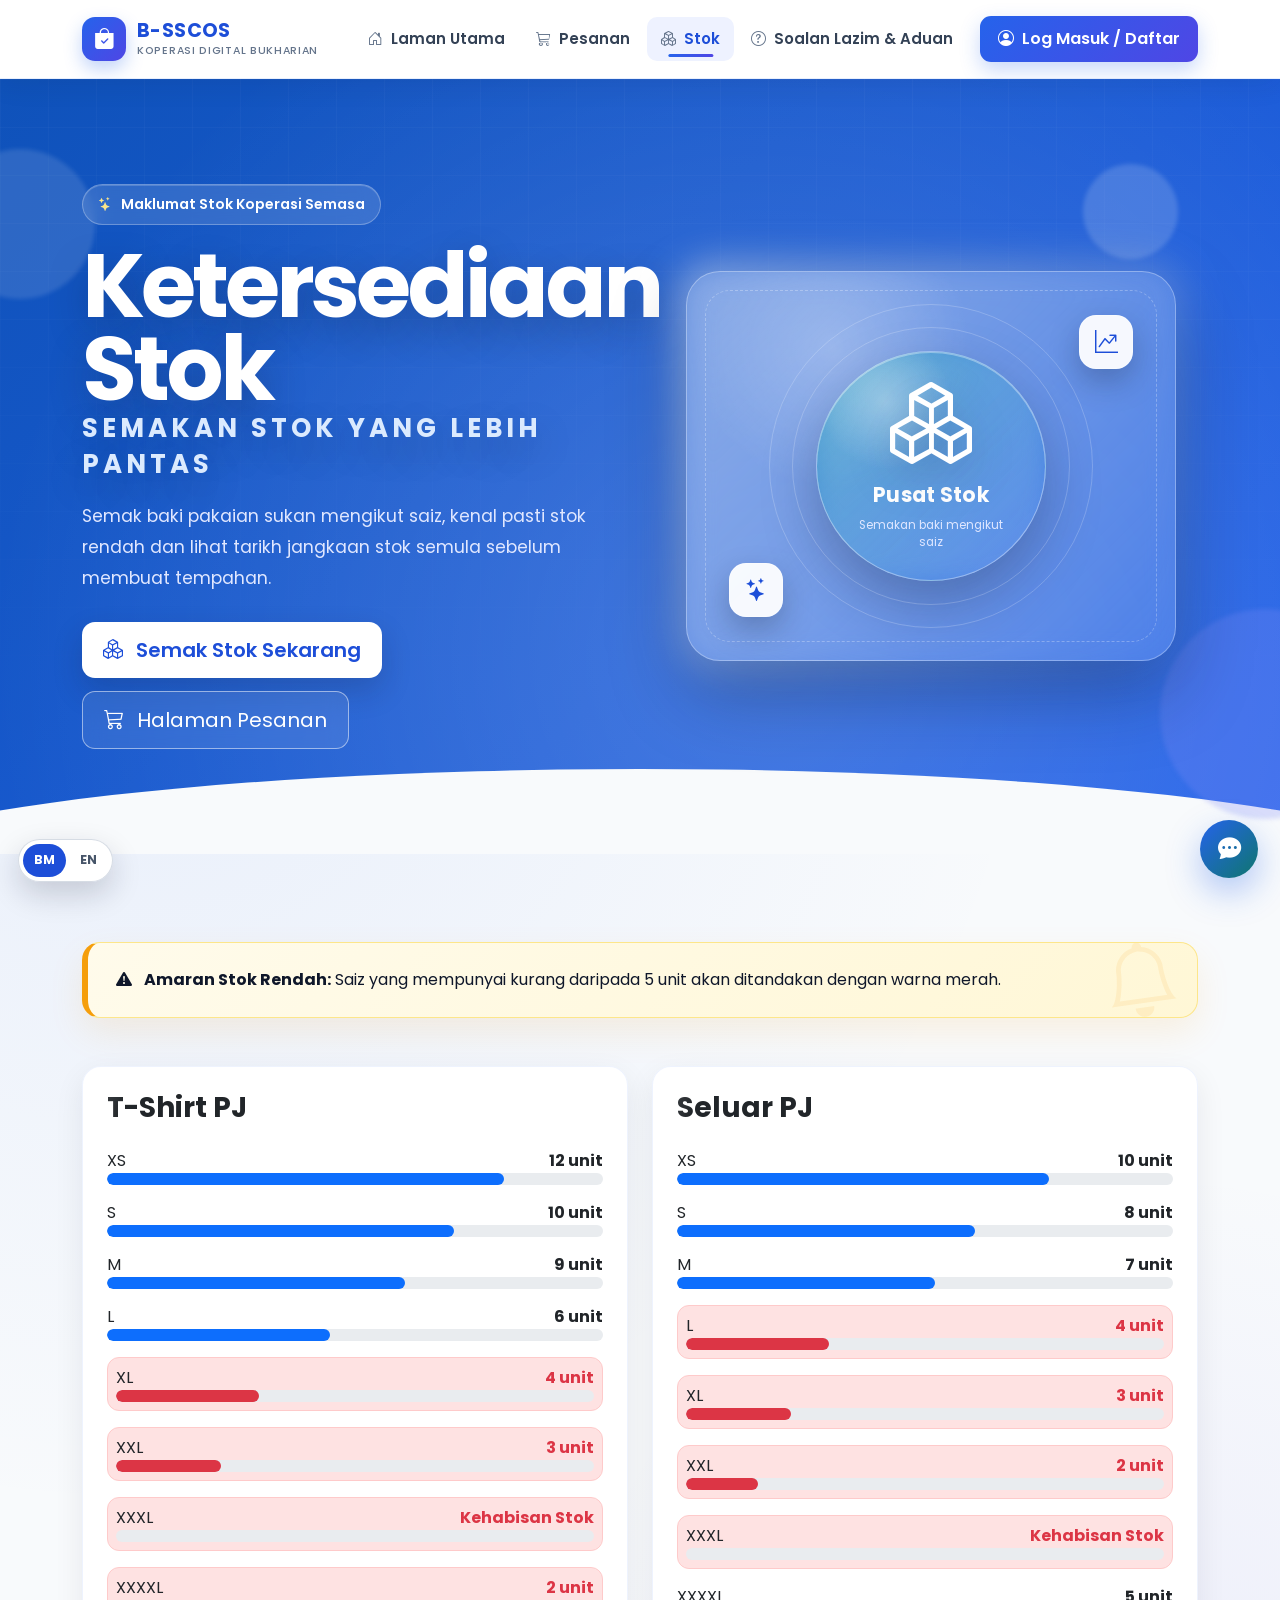
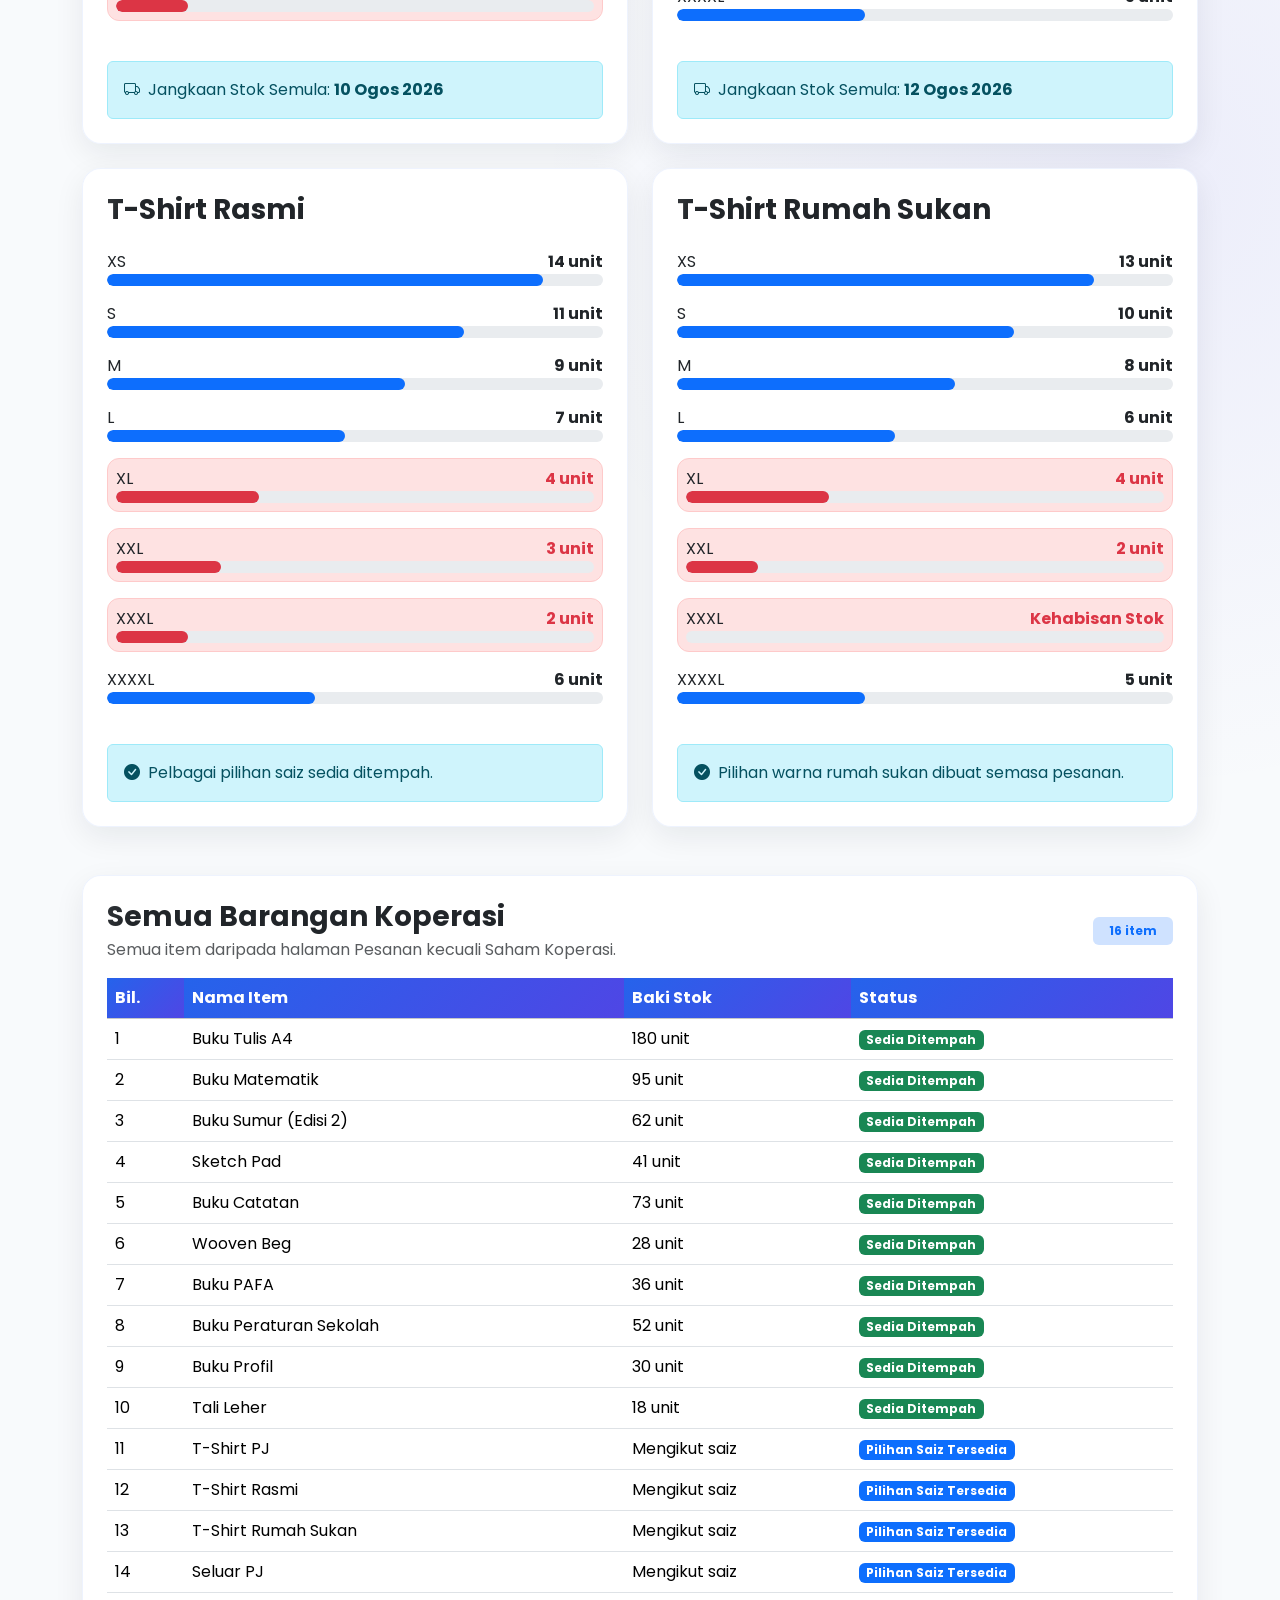
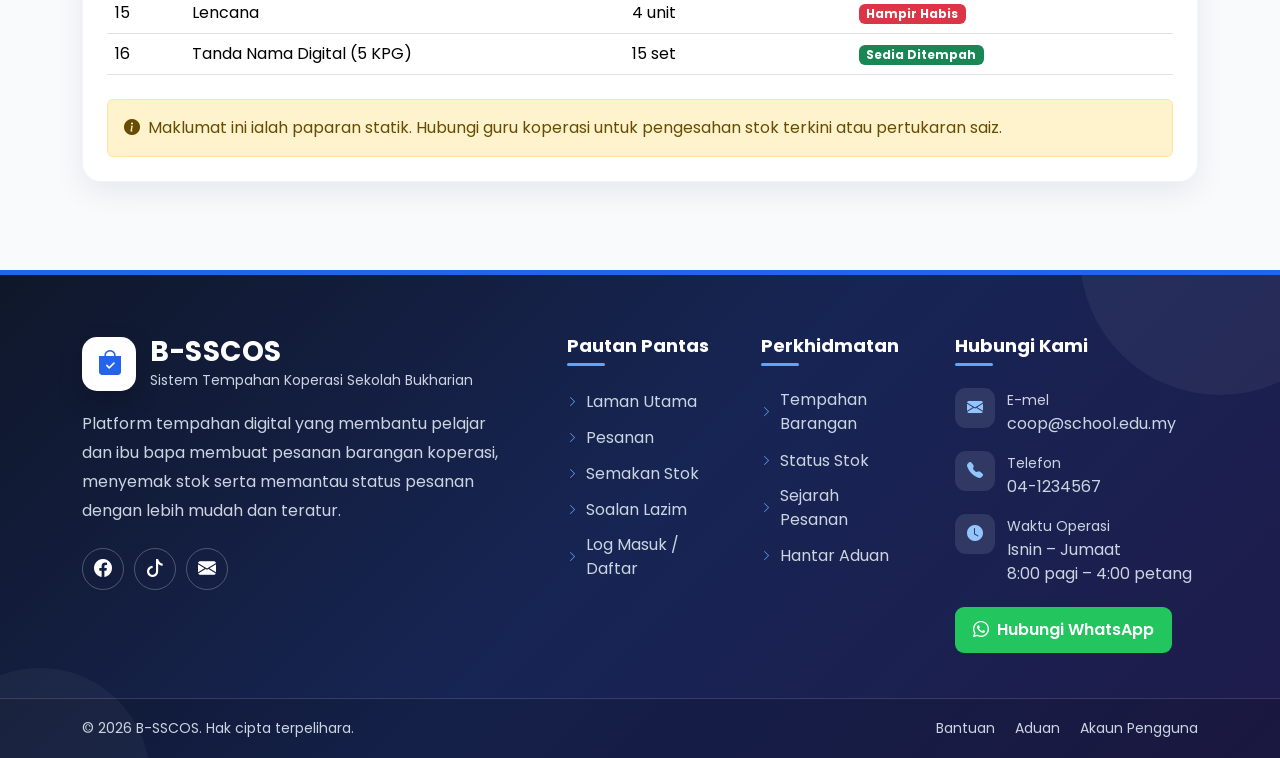
<file: stock.html>
<!DOCTYPE html>
<html lang="ms">
<head>
<meta charset="UTF-8">
<meta name="viewport" content="width=device-width, initial-scale=1.0">
<title>B-SSCOS - Stok</title>

<link href="https://cdn.jsdelivr.net/npm/bootstrap@5.3.3/dist/css/bootstrap.min.css" rel="stylesheet">
<link href="https://cdn.jsdelivr.net/npm/bootstrap-icons@1.11.3/font/bootstrap-icons.css" rel="stylesheet">
<link href="https://fonts.googleapis.com/css2?family=Poppins:wght@300;400;600;700&display=swap" rel="stylesheet">


<style>

body{font-family:Poppins,sans-serif;background:#f8fafc}
.navbar{background:#fff;box-shadow:0 2px 10px rgba(0,0,0,.08)}
.hero{background:linear-gradient(135deg,#2563eb,#4f46e5);color:#fff;padding:90px 0}
.hero img{max-width:100%;border-radius:20px}
.btn-main{background:#fff;color:#2563eb;font-weight:600}
.section{padding:70px 0}
.card{border:0;box-shadow:0 4px 15px rgba(0,0,0,.06)}
.card:hover{transform:translateY(-8px);transition:.3s}
.footer{background:#0f172a;color:#fff;padding:30px 0}
.page-title{font-weight:700}
.table-box{background:#fff;border-radius:15px;box-shadow:0 4px 15px rgba(0,0,0,.06);overflow:hidden}
.table thead th{background:#eef2ff;color:#1e3a8a}
.qty-input{max-width:90px}
.size-select{min-width:150px}
.summary-box{background:#fff;border-radius:15px;padding:25px;box-shadow:0 4px 15px rgba(0,0,0,.06)}
.progress{height:12px}
.low-stock{background:#fee2e2!important}
.faq-search{max-width:700px;margin:auto}
.accordion-item{border:0;margin-bottom:12px;box-shadow:0 3px 12px rgba(0,0,0,.06)}
.login-section{min-height:75vh;display:flex;align-items:center}
.login-card{max-width:500px;margin:auto;border-radius:20px}
.notice-box{background:#fff3cd;border-left:5px solid #ffc107;padding:18px;border-radius:10px}
.status-step{display:flex;align-items:center;gap:12px;margin-bottom:12px}
.status-icon{width:38px;height:38px;border-radius:50%;display:flex;align-items:center;justify-content:center;background:#dbeafe;color:#2563eb}
@media(max-width:768px){
.hero{padding:70px 0;text-align:center}
.hero h1{font-size:2.2rem}
.navbar .btn{margin-top:10px;width:100%}
}


/* ===== CSS SEBIJIK DARIPADA index_power_effect.html ===== */

body{font-family:Poppins,sans-serif;background:#f8fafc}
/* =========================
   NAVBAR B-SSCOS
========================= */

.navbar{
    padding:12px 0;
    background:rgba(255,255,255,.96);
    backdrop-filter:blur(14px);
    -webkit-backdrop-filter:blur(14px);
    border-bottom:1px solid rgba(37,99,235,.10);
    box-shadow:0 6px 25px rgba(15,23,42,.08);
    transition:all .3s ease;
}

.navbar .container{
    position:relative;
}

/* Logo / jenama */

.navbar-brand{
    display:flex;
    align-items:center;
    gap:11px;
    margin-right:25px;
    color:#1d4ed8 !important;
    text-decoration:none;
    transition:transform .3s ease;
}

.navbar-brand:hover{
    transform:translateY(-2px);
}

.brand-mark{
    width:44px;
    height:44px;
    display:flex;
    align-items:center;
    justify-content:center;
    border-radius:13px;
    color:#fff;
    font-size:21px;
    background:linear-gradient(135deg,#2563eb,#4f46e5);
    box-shadow:0 8px 18px rgba(37,99,235,.28);
    transition:all .3s ease;
}

.navbar-brand:hover .brand-mark{
    transform:rotate(-7deg) scale(1.06);
    box-shadow:0 12px 25px rgba(37,99,235,.38);
}

.brand-text{
    display:flex;
    flex-direction:column;
    line-height:1.05;
}

.brand-name{
    font-size:1.2rem;
    font-weight:700;
    letter-spacing:.4px;
}

.brand-tagline{
    margin-top:4px;
    color:#64748b;
    font-size:.67rem;
    font-weight:500;
    letter-spacing:.7px;
    text-transform:uppercase;
}

/* Menu */

.navbar-nav{
    align-items:center;
    gap:3px;
}

.navbar .nav-link{
    position:relative;
    z-index:1;
    padding:11px 14px !important;
    border-radius:10px;
    color:#334155 !important;
    font-size:.94rem;
    font-weight:600;
    transition:all .3s ease;
}

.navbar .nav-link i{
    color:#64748b;
    transition:all .3s ease;
}

.navbar .nav-link::after{
    content:"";
    position:absolute;
    left:50%;
    bottom:4px;
    width:0;
    height:3px;
    border-radius:20px;
    background:linear-gradient(90deg,#2563eb,#4f46e5);
    transform:translateX(-50%);
    transition:width .3s ease;
}

.navbar .nav-link:hover{
    color:#2563eb !important;
    background:#eff6ff;
    transform:translateY(-2px);
}

.navbar .nav-link:hover i{
    color:#2563eb;
    transform:scale(1.12);
}

.navbar .nav-link:hover::after{
    width:52%;
}

.navbar .nav-link.active{
    color:#1d4ed8 !important;
    background:#eef2ff;
}

.navbar .nav-link.active::after{
    width:52%;
}

/* Butang login */

#loginButton{
    position:relative;
    overflow:hidden;
    margin-left:10px !important;
    padding:11px 18px;
    border:0;
    border-radius:11px;
    color:#fff;
    font-weight:600;
    background:linear-gradient(135deg,#2563eb,#4f46e5);
    box-shadow:0 8px 20px rgba(37,99,235,.25);
    transition:all .3s ease;
}

#loginButton::before{
    content:"";
    position:absolute;
    top:0;
    left:-120%;
    width:70%;
    height:100%;
    background:linear-gradient(
        90deg,
        transparent,
        rgba(255,255,255,.38),
        transparent
    );
    transform:skewX(-20deg);
    transition:left .55s ease;
}

#loginButton i,
#loginButton span{
    position:relative;
    z-index:1;
}

#loginButton:hover{
    color:#fff;
    transform:translateY(-3px);
    box-shadow:0 13px 28px rgba(37,99,235,.38);
}

#loginButton:hover::before{
    left:145%;
}

#loginButton:active{
    transform:translateY(-1px);
}

/* Toggler */

.navbar-toggler{
    width:46px;
    height:42px;
    padding:0;
    border:1px solid #dbeafe;
    border-radius:11px;
    background:#eff6ff;
    transition:all .3s ease;
}

.navbar-toggler:hover{
    background:#dbeafe;
    transform:scale(1.04);
}

.navbar-toggler:focus{
    box-shadow:0 0 0 4px rgba(37,99,235,.13);
}
.hero{background:linear-gradient(135deg,#2563eb,#4f46e5);color:#fff;padding:90px 0}
.hero img{max-width:100%;border-radius:20px}
.btn-main{background:#fff;color:#2563eb;font-weight:600}
.section{padding:70px 0}
.card{border:0;box-shadow:0 4px 15px rgba(0,0,0,.06)}
.card:hover{transform:translateY(-8px);transition:.3s}
.footer{
    position:relative;
    overflow:hidden;
    background:linear-gradient(135deg,#0f172a 0%,#172554 50%,#1e1b4b 100%);
    color:#fff;
    padding:60px 0 0;
    border-top:5px solid #2563eb;
}
.footer::before{
    content:"";
    position:absolute;
    width:280px;
    height:280px;
    top:-160px;
    right:-80px;
    border-radius:50%;
    background:rgba(255,255,255,.05);
}
.footer::after{
    content:"";
    position:absolute;
    width:220px;
    height:220px;
    bottom:-130px;
    left:-70px;
    border-radius:50%;
    background:rgba(255,255,255,.04);
}
.footer .container{position:relative;z-index:1}
.footer-brand{display:flex;align-items:center;gap:14px;margin-bottom:18px}
.footer-logo{
    width:54px;
    height:54px;
    min-width:54px;
    display:flex;
    align-items:center;
    justify-content:center;
    border-radius:15px;
    background:#fff;
    color:#2563eb;
    font-size:25px;
    box-shadow:0 10px 25px rgba(0,0,0,.22);
    transition:.3s ease;
}
.footer-brand:hover .footer-logo{transform:translateY(-5px) rotate(-4deg)}
.footer-brand h3{margin:0;font-weight:700;letter-spacing:.5px}
.footer-brand small,.footer-description{color:#cbd5e1}
.footer-description{line-height:1.8;margin-bottom:0}
.footer-title{
    position:relative;
    display:inline-block;
    font-size:18px;
    font-weight:700;
    margin-bottom:22px;
    padding-bottom:10px;
}
.footer-title::after{
    content:"";
    position:absolute;
    left:0;
    bottom:0;
    width:38px;
    height:3px;
    border-radius:10px;
    background:#60a5fa;
    transition:.3s ease;
}
.footer-column:hover .footer-title::after{width:65px;background:#fff}
.footer-links{list-style:none;padding:0;margin:0}
.footer-links li{margin-bottom:11px}
.footer-links a{
    display:inline-flex;
    align-items:center;
    gap:8px;
    color:#cbd5e1;
    text-decoration:none;
    transition:.3s ease;
}
.footer-links a i{font-size:11px;color:#60a5fa;transition:.3s ease}
.footer-links a:hover{color:#fff;transform:translateX(7px)}
.footer-links a:hover i{color:#fff}
.footer-contact{
    display:flex;
    align-items:flex-start;
    gap:12px;
    margin-bottom:15px;
    color:#cbd5e1;
}
.footer-contact-icon{
    width:40px;
    height:40px;
    min-width:40px;
    display:flex;
    align-items:center;
    justify-content:center;
    border-radius:11px;
    background:rgba(255,255,255,.1);
    color:#93c5fd;
    transition:.3s ease;
}
.footer-contact:hover .footer-contact-icon{
    background:#fff;
    color:#2563eb;
    transform:translateY(-4px);
}
.footer-contact a{color:#cbd5e1;text-decoration:none;transition:.3s ease}
.footer-contact a:hover{color:#fff}
.footer-social{display:flex;gap:10px;margin-top:22px;flex-wrap:wrap}
.footer-social a{
    width:42px;
    height:42px;
    display:flex;
    align-items:center;
    justify-content:center;
    border:1px solid rgba(255,255,255,.25);
    border-radius:50%;
    color:#fff;
    font-size:18px;
    text-decoration:none;
    transition:.3s ease;
}
.footer-social a:hover{
    background:#fff;
    color:#2563eb;
    border-color:#fff;
    transform:translateY(-6px);
    box-shadow:0 10px 22px rgba(0,0,0,.25);
}
.footer-whatsapp{
    display:inline-flex;
    align-items:center;
    gap:8px;
    margin-top:6px;
    padding:11px 18px;
    border-radius:9px;
    background:#22c55e;
    color:#fff;
    font-weight:600;
    text-decoration:none;
    transition:.3s ease;
}
.footer-whatsapp:hover{
    color:#fff;
    background:#16a34a;
    transform:translateY(-4px);
    box-shadow:0 10px 24px rgba(34,197,94,.28);
}
.footer-bottom{
    margin-top:45px;
    padding:19px 0;
    border-top:1px solid rgba(255,255,255,.14);
    background:rgba(0,0,0,.14);
}
.footer-bottom-content{display:flex;align-items:center;justify-content:space-between;gap:18px}
.footer-bottom p{margin:0;color:#cbd5e1;font-size:14px}
.footer-bottom-links{display:flex;gap:20px;flex-wrap:wrap}
.footer-bottom-links a{
    position:relative;
    color:#cbd5e1;
    font-size:14px;
    text-decoration:none;
    transition:.3s ease;
}
.footer-bottom-links a::after{
    content:"";
    position:absolute;
    left:0;
    bottom:-4px;
    width:0;
    height:2px;
    background:#60a5fa;
    transition:.3s ease;
}
.footer-bottom-links a:hover{color:#fff}
.footer-bottom-links a:hover::after{width:100%}
.page-title{font-weight:700}
.table-box{background:#fff;border-radius:15px;box-shadow:0 4px 15px rgba(0,0,0,.06);overflow:hidden}
.table thead th{background:#eef2ff;color:#1e3a8a}
.qty-input{max-width:90px}
.size-select{min-width:150px}
.summary-box{background:#fff;border-radius:15px;padding:25px;box-shadow:0 4px 15px rgba(0,0,0,.06)}
.progress{height:12px}
.low-stock{background:#fee2e2!important}
.faq-search{max-width:700px;margin:auto}
.accordion-item{border:0;margin-bottom:12px;box-shadow:0 3px 12px rgba(0,0,0,.06)}
.login-section{min-height:75vh;display:flex;align-items:center}
.login-card{max-width:500px;margin:auto;border-radius:20px}
.notice-box{background:#fff3cd;border-left:5px solid #ffc107;padding:18px;border-radius:10px}
.status-step{display:flex;align-items:center;gap:12px;margin-bottom:12px}
.status-icon{width:38px;height:38px;border-radius:50%;display:flex;align-items:center;justify-content:center;background:#dbeafe;color:#2563eb}
@media(max-width:768px){
.hero{padding:70px 0;text-align:center}
.hero h1{font-size:2.2rem}
.navbar-collapse{
    margin-top:14px;
    padding-top:13px;
    border-top:1px solid #e2e8f0;
}
.navbar-nav{
    align-items:stretch;
    gap:5px;
}
.navbar .nav-link{
    width:100%;
    padding:12px 14px !important;
}
.navbar .nav-link::after{
    left:14px;
    bottom:5px;
    transform:none;
}
.navbar .nav-link:hover::after,
.navbar .nav-link.active::after{
    width:35px;
}
#loginButton{
    width:100%;
    margin:8px 0 0 !important;
    text-align:center;
}
.brand-tagline{
    display:none;
}
.footer{padding-top:48px}
.footer-column{margin-bottom:12px}
.footer-brand{justify-content:center;text-align:left}
.footer-description{text-align:center}
.footer-title{margin-top:8px}
.footer-bottom-content{flex-direction:column;text-align:center}
.footer-bottom-links{justify-content:center}
}

/* =====================================================
   KESAN PREMIUM HALAMAN UTAMA
===================================================== */

html{
    scroll-behavior:smooth;
}

body{
    position:relative;
    overflow-x:hidden;
    color:#0f172a;
    background:
        radial-gradient(circle at 10% 15%,rgba(37,99,235,.08),transparent 26%),
        radial-gradient(circle at 90% 45%,rgba(79,70,229,.07),transparent 25%),
        #f8fafc;
}

body::selection{
    color:#fff;
    background:#2563eb;
}

::-webkit-scrollbar{
    width:11px;
}

::-webkit-scrollbar-track{
    background:#eaf0f8;
}

::-webkit-scrollbar-thumb{
    border:3px solid #eaf0f8;
    border-radius:30px;
    background:linear-gradient(#2563eb,#4f46e5);
}

/* Navbar berubah ketika skrol */

.navbar.navbar-scrolled{
    padding:7px 0;
    background:rgba(255,255,255,.88);
    box-shadow:0 14px 36px rgba(15,23,42,.13);
}

/* HERO */

.hero{
    position:relative;
    isolation:isolate;
    min-height:620px;
    display:flex;
    align-items:center;
    overflow:hidden;
    padding:105px 0;
    background:
        radial-gradient(circle at 20% 25%,rgba(255,255,255,.18),transparent 22%),
        radial-gradient(circle at 84% 20%,rgba(96,165,250,.34),transparent 22%),
        linear-gradient(-45deg,#1d4ed8,#4f46e5,#2563eb,#0f52ba);
    background-size:300% 300%;
    animation:heroGradient 12s ease infinite;
}

.hero::before{
    content:"";
    position:absolute;
    inset:0;
    z-index:-2;
    opacity:.17;
    background-image:
        linear-gradient(rgba(255,255,255,.16) 1px,transparent 1px),
        linear-gradient(90deg,rgba(255,255,255,.16) 1px,transparent 1px);
    background-size:48px 48px;
    mask-image:linear-gradient(to bottom,#000,transparent 90%);
}

.hero::after{
    content:"";
    position:absolute;
    left:-15%;
    right:-15%;
    bottom:-145px;
    height:230px;
    z-index:-1;
    border-radius:50% 50% 0 0;
    background:#f8fafc;
}

@keyframes heroGradient{
    0%,100%{background-position:0 50%}
    50%{background-position:100% 50%}
}

.hero-orb{
    position:absolute;
    border-radius:50%;
    pointer-events:none;
    filter:blur(2px);
    animation:orbFloat 8s ease-in-out infinite;
}

.hero-orb.one{
    width:150px;
    height:150px;
    top:70px;
    left:-55px;
    background:rgba(255,255,255,.12);
}

.hero-orb.two{
    width:95px;
    height:95px;
    right:8%;
    top:85px;
    background:rgba(255,255,255,.16);
    animation-delay:-2s;
}

.hero-orb.three{
    width:210px;
    height:210px;
    right:-90px;
    bottom:35px;
    background:rgba(129,140,248,.26);
    animation-delay:-4s;
}

@keyframes orbFloat{
    0%,100%{transform:translate3d(0,0,0) scale(1)}
    50%{transform:translate3d(0,-24px,0) scale(1.08)}
}

.hero-badge{
    display:inline-flex;
    align-items:center;
    gap:9px;
    margin-bottom:20px;
    padding:9px 15px;
    border:1px solid rgba(255,255,255,.28);
    border-radius:30px;
    background:rgba(255,255,255,.13);
    box-shadow:inset 0 1px 0 rgba(255,255,255,.18);
    backdrop-filter:blur(10px);
    font-size:.88rem;
    font-weight:600;
}

.hero-badge i{
    color:#fde68a;
    animation:pulseIcon 1.8s infinite;
}

@keyframes pulseIcon{
    0%,100%{transform:scale(1)}
    50%{transform:scale(1.22)}
}

.hero-title{
    margin-bottom:18px;
    font-size:clamp(3.3rem,7vw,6.3rem);
    line-height:.92;
    letter-spacing:-4px;
    text-shadow:0 14px 38px rgba(15,23,42,.25);
}

.hero-title span{
    display:block;
    color:#dbeafe;
    font-size:.29em;
    line-height:1.4;
    letter-spacing:4px;
    text-transform:uppercase;
}

.hero-copy{
    max-width:620px;
    margin-bottom:28px;
    color:#e0e7ff;
    font-size:1.08rem;
    line-height:1.8;
}

.hero-actions{
    display:flex;
    flex-wrap:wrap;
    gap:13px;
}

.btn-main,
.hero-outline{
    position:relative;
    overflow:hidden;
    min-width:165px;
    padding:13px 21px;
    border-radius:13px;
    transition:.35s ease;
}

.btn-main{
    border:0;
    background:#fff;
    color:#1d4ed8;
    box-shadow:0 13px 30px rgba(15,23,42,.18);
}

.btn-main:hover{
    color:#1d4ed8;
    transform:translateY(-5px) scale(1.025);
    box-shadow:0 18px 36px rgba(15,23,42,.25);
}

.hero-outline{
    border:1px solid rgba(255,255,255,.5);
    background:rgba(255,255,255,.09);
    color:#fff;
    backdrop-filter:blur(10px);
}

.hero-outline:hover{
    border-color:#fff;
    background:#fff;
    color:#1d4ed8;
    transform:translateY(-5px);
}

.hero-visual{
    position:relative;
    padding:22px;
    perspective:1100px;
}

.hero-image-frame{
    position:relative;
    z-index:2;
    padding:10px;
    border:1px solid rgba(255,255,255,.3);
    border-radius:29px;
    background:rgba(255,255,255,.12);
    box-shadow:0 30px 75px rgba(15,23,42,.34);
    backdrop-filter:blur(12px);
    animation:imageFloat 5.5s ease-in-out infinite;
}

.hero-image-frame::before{
    content:"";
    position:absolute;
    inset:-12px;
    z-index:-1;
    border-radius:36px;
    background:linear-gradient(135deg,rgba(255,255,255,.36),rgba(96,165,250,.02));
    filter:blur(16px);
}

.hero-image-frame img{
    width:100%;
    min-height:365px;
    max-height:440px;
    object-fit:cover;
    border-radius:21px;
    transition:transform .6s ease,filter .6s ease;
}

.hero-image-frame:hover img{
    transform:scale(1.035);
    filter:saturate(1.1) contrast(1.04);
}

@keyframes imageFloat{
    0%,100%{transform:translateY(0) rotateY(-2deg)}
    50%{transform:translateY(-14px) rotateY(2deg)}
}

.floating-info{
    position:absolute;
    z-index:4;
    display:flex;
    align-items:center;
    gap:11px;
    padding:12px 15px;
    border:1px solid rgba(255,255,255,.3);
    border-radius:15px;
    color:#0f172a;
    background:rgba(255,255,255,.93);
    box-shadow:0 15px 35px rgba(15,23,42,.25);
    backdrop-filter:blur(12px);
    animation:smallFloat 4s ease-in-out infinite;
}

.floating-info i{
    width:39px;
    height:39px;
    display:flex;
    align-items:center;
    justify-content:center;
    border-radius:11px;
    color:#fff;
    background:linear-gradient(135deg,#2563eb,#4f46e5);
}

.floating-info strong{
    display:block;
    font-size:.88rem;
}

.floating-info small{
    color:#64748b;
    font-size:.72rem;
}

.floating-info.info-one{
    left:-25px;
    bottom:65px;
}

.floating-info.info-two{
    right:-18px;
    top:55px;
    animation-delay:-2s;
}

@keyframes smallFloat{
    0%,100%{transform:translateY(0)}
    50%{transform:translateY(-9px)}
}

/* STATISTIK */

.stats-section{
    position:relative;
    z-index:5;
    margin-top:-70px;
    padding-bottom:30px;
}

.stats-panel{
    overflow:hidden;
    border:1px solid rgba(37,99,235,.12);
    border-radius:22px;
    background:rgba(255,255,255,.92);
    box-shadow:0 22px 60px rgba(15,23,42,.14);
    backdrop-filter:blur(18px);
}

.stat-item{
    position:relative;
    padding:27px 20px;
    text-align:center;
}

.stat-item:not(:last-child)::after{
    content:"";
    position:absolute;
    top:22%;
    right:0;
    width:1px;
    height:56%;
    background:#dbeafe;
}

.stat-icon{
    width:46px;
    height:46px;
    display:flex;
    align-items:center;
    justify-content:center;
    margin:0 auto 10px;
    border-radius:14px;
    color:#fff;
    font-size:20px;
    background:linear-gradient(135deg,#2563eb,#4f46e5);
    box-shadow:0 9px 20px rgba(37,99,235,.25);
    transition:.35s ease;
}

.stat-item:hover .stat-icon{
    transform:translateY(-6px) rotate(-5deg);
}

.stat-number{
    display:block;
    color:#172554;
    font-size:1.75rem;
    font-weight:700;
}

.stat-label{
    color:#64748b;
    font-size:.87rem;
}

/* SECTION */

.section{
    position:relative;
    padding:88px 0;
}

.section > .container{
    position:relative;
    z-index:2;
}

.section h2{
    position:relative;
    width:max-content;
    max-width:100%;
    margin-left:auto;
    margin-right:auto;
    padding-bottom:16px;
    color:#0f172a;
    letter-spacing:-1px;
}

.section h2::before{
    content:"";
    position:absolute;
    left:50%;
    bottom:0;
    width:70px;
    height:4px;
    border-radius:20px;
    background:linear-gradient(90deg,#2563eb,#4f46e5);
    transform:translateX(-50%);
}

.section h2::after{
    content:"";
    position:absolute;
    left:calc(50% + 43px);
    bottom:0;
    width:8px;
    height:4px;
    border-radius:20px;
    background:#93c5fd;
}

.bg-light{
    background:
        radial-gradient(circle at 7% 20%,rgba(37,99,235,.06),transparent 24%),
        #f1f5f9 !important;
}

/* Maklumat penting */

.notice-box{
    position:relative;
    overflow:hidden;
    padding:25px 28px;
    border:1px solid #fde68a;
    border-left:6px solid #f59e0b;
    border-radius:18px;
    background:linear-gradient(135deg,#fffbeb,#fff7d6);
    box-shadow:0 15px 35px rgba(245,158,11,.11);
}

.notice-box::after{
    content:"\F18A";
    position:absolute;
    right:18px;
    top:50%;
    color:rgba(245,158,11,.1);
    font-family:"bootstrap-icons";
    font-size:75px;
    transform:translateY(-50%) rotate(-8deg);
}

/* Kad premium */

.card{
    position:relative;
    overflow:hidden;
    border:1px solid rgba(37,99,235,.08);
    border-radius:19px;
    background:rgba(255,255,255,.96);
    box-shadow:0 10px 30px rgba(15,23,42,.075);
    transform-style:preserve-3d;
    transition:
        transform .38s cubic-bezier(.2,.8,.2,1),
        box-shadow .38s ease,
        border-color .38s ease;
}

.card::before{
    content:"";
    position:absolute;
    top:0;
    left:0;
    width:100%;
    height:5px;
    background:linear-gradient(90deg,#2563eb,#4f46e5,#60a5fa);
    transform:scaleX(0);
    transform-origin:left;
    transition:transform .42s ease;
}

.card::after{
    content:"";
    position:absolute;
    top:-120%;
    left:-60%;
    width:55%;
    height:300%;
    background:linear-gradient(90deg,transparent,rgba(255,255,255,.7),transparent);
    transform:rotate(20deg);
    transition:left .7s ease;
    pointer-events:none;
}

.card:hover{
    border-color:rgba(37,99,235,.25);
    transform:translateY(-13px);
    box-shadow:0 25px 55px rgba(37,99,235,.16);
}

.card:hover::before{
    transform:scaleX(1);
}

.card:hover::after{
    left:140%;
}

.card > i,
.card .fs-1{
    position:relative;
    z-index:1;
    display:inline-block;
    transition:transform .4s ease,filter .4s ease;
}

.card:hover > i,
.card:hover .fs-1{
    transform:translateY(-5px) scale(1.13) rotate(-4deg);
    filter:drop-shadow(0 8px 11px rgba(37,99,235,.25));
}

.card .btn{
    position:relative;
    z-index:2;
    overflow:hidden;
    border-radius:10px;
    font-weight:600;
    transition:.3s ease;
}

.card .btn:hover{
    transform:translateY(-3px);
    box-shadow:0 10px 22px rgba(37,99,235,.25);
}

/* Set Permulaan */

.starter-card{
    min-height:285px;
    justify-content:center;
}

.starter-card .form-number{
    width:70px;
    height:70px;
    display:flex;
    align-items:center;
    justify-content:center;
    margin:0 auto 18px;
    border-radius:22px;
    color:#fff;
    font-size:2rem;
    font-weight:700;
    background:linear-gradient(135deg,#2563eb,#4f46e5);
    box-shadow:0 13px 26px rgba(37,99,235,.25);
    transition:.4s ease;
}

.starter-card:hover .form-number{
    transform:translateY(-7px) rotate(-7deg) scale(1.08);
}

/* Berita */

.news-card small{
    display:inline-block;
    padding:6px 10px;
    border-radius:20px;
    background:#eff6ff;
    font-weight:600;
}

.news-card h5{
    line-height:1.45;
}

/* Ulasan */

.review-card{
    padding-top:55px !important;
}

.review-card .quote-mark{
    position:absolute;
    top:15px;
    right:20px;
    color:#dbeafe;
    font-size:4.4rem;
    line-height:1;
}

.review-author{
    display:flex;
    align-items:center;
    gap:11px;
    margin-top:auto;
    padding-top:15px;
}

.review-avatar{
    width:42px;
    height:42px;
    display:flex;
    align-items:center;
    justify-content:center;
    border-radius:50%;
    color:#fff;
    background:linear-gradient(135deg,#2563eb,#4f46e5);
}

/* Peta */

.map-shell{
    position:relative;
    padding:9px;
    border-radius:25px;
    background:linear-gradient(135deg,#2563eb,#4f46e5);
    box-shadow:0 22px 55px rgba(37,99,235,.18);
}

.map-shell iframe{
    border-radius:18px !important;
}

/* Hubungan */

.contact-power{
    position:relative;
    overflow:hidden;
    border-radius:28px;
    color:#fff;
    background:
        radial-gradient(circle at 15% 10%,rgba(255,255,255,.15),transparent 23%),
        linear-gradient(135deg,#172554,#1d4ed8,#4f46e5);
    box-shadow:0 25px 65px rgba(30,64,175,.25);
}

.contact-power::before{
    content:"";
    position:absolute;
    width:250px;
    height:250px;
    right:-100px;
    bottom:-120px;
    border-radius:50%;
    background:rgba(255,255,255,.08);
}

.contact-power h2{
    color:#fff;
}

.contact-power h2::before{
    background:#fff;
}

.contact-power h2::after{
    background:#93c5fd;
}

.contact-power .contact-chip{
    display:inline-flex;
    align-items:center;
    gap:8px;
    margin:5px;
    padding:10px 14px;
    border:1px solid rgba(255,255,255,.25);
    border-radius:30px;
    color:#fff;
    background:rgba(255,255,255,.1);
    backdrop-filter:blur(9px);
}

/* Reveal */

.reveal{
    opacity:0;
    transform:translateY(38px);
    transition:
        opacity .75s ease,
        transform .75s cubic-bezier(.2,.75,.2,1);
}

.reveal.reveal-visible{
    opacity:1;
    transform:none;
}

.reveal-delay-1{transition-delay:.1s}
.reveal-delay-2{transition-delay:.2s}
.reveal-delay-3{transition-delay:.3s}
.reveal-delay-4{transition-delay:.4s}

/* Ripple */

.ripple-btn{
    position:relative;
    overflow:hidden;
    isolation:isolate;
}

.ripple-wave{
    position:absolute;
    border-radius:50%;
    pointer-events:none;
    background:rgba(255,255,255,.46);
    transform:scale(0);
    animation:rippleEffect .65s linear;
}

@keyframes rippleEffect{
    to{
        opacity:0;
        transform:scale(4);
    }
}

/* Cursor glow desktop */

.cursor-glow{
    position:fixed;
    z-index:9998;
    width:260px;
    height:260px;
    border-radius:50%;
    pointer-events:none;
    opacity:0;
    background:radial-gradient(circle,rgba(37,99,235,.105),transparent 67%);
    transform:translate(-50%,-50%);
    transition:opacity .25s ease;
}

/* Back to top */

.back-to-top{
    position:fixed;
    right:22px;
    bottom:22px;
    z-index:1050;
    width:48px;
    height:48px;
    display:flex;
    align-items:center;
    justify-content:center;
    border:0;
    border-radius:14px;
    color:#fff;
    background:linear-gradient(135deg,#2563eb,#4f46e5);
    box-shadow:0 12px 28px rgba(37,99,235,.35);
    opacity:0;
    visibility:hidden;
    transform:translateY(15px);
    transition:.3s ease;
}

.back-to-top.show{
    opacity:1;
    visibility:visible;
    transform:none;
}

.back-to-top:hover{
    transform:translateY(-5px);
    box-shadow:0 17px 35px rgba(37,99,235,.43);
}

/* Aksesibiliti */

@media(prefers-reduced-motion:reduce){
    *,
    *::before,
    *::after{
        scroll-behavior:auto !important;
        animation-duration:.01ms !important;
        animation-iteration-count:1 !important;
        transition-duration:.01ms !important;
    }
}

@media(max-width:991px){
    .hero{
        min-height:auto;
        padding:85px 0 130px;
        text-align:center;
    }

    .hero-copy{
        margin-left:auto;
        margin-right:auto;
    }

    .hero-actions{
        justify-content:center;
    }

    .hero-image-frame{
        max-width:610px;
        margin:38px auto 0;
    }

    .floating-info.info-one{
        left:0;
    }

    .floating-info.info-two{
        right:0;
    }

    .stats-section{
        margin-top:-58px;
    }

    .stat-item:nth-child(2)::after{
        display:none;
    }
}

@media(max-width:767px){
    .hero{
        padding:72px 0 115px;
    }

    .hero-title{
        font-size:3.65rem !important;
        letter-spacing:-2px;
    }

    .hero-title span{
        font-size:.23em;
        letter-spacing:2px;
    }

    .hero-image-frame img{
        min-height:250px;
    }

    .floating-info{
        display:none;
    }

    .stats-panel{
        border-radius:18px;
    }

    .stat-item{
        padding:21px 12px;
    }

    .stat-item::after{
        display:none !important;
    }

    .section{
        padding:72px 0;
    }

    .cursor-glow{
        display:none;
    }

    .contact-power{
        border-radius:20px;
    }
}



/* PENYESUAIAN KOMPONEN HALAMAN — GAYA ASAL INDEX POWER */
.page-content-anchor{scroll-margin-top:95px}
.form-order-box.card,.summary-box.card,.empty-selection.card{border:0}
.form-order-box.card::before,.summary-box.card::before,.empty-selection.card::before{display:block}
.form-order-box.card::after,.summary-box.card::after,.empty-selection.card::after{display:block}
.summary-box.card{position:sticky;top:105px}
.accordion-item.card{overflow:hidden;border-radius:19px!important}
.accordion-item.card .accordion-button{font-weight:600}
.accordion-item.card .accordion-button:not(.collapsed){color:#1d4ed8;background:#eff6ff;box-shadow:none}
.auth-card.card{overflow:hidden}
.auth-card.card::before{transform:scaleX(1)}
.form-control:focus,.form-select:focus{border-color:#2563eb;box-shadow:0 0 0 .25rem rgba(37,99,235,.12)}
.progress{overflow:hidden;border-radius:30px}
.progress-bar{border-radius:30px;transition:width 1.1s ease}
.low-stock{border:1px solid #fecaca;border-radius:12px!important}
.table thead th{background:linear-gradient(135deg,#2563eb,#4f46e5)!important;color:#fff!important}
.modal-content{overflow:hidden;border:0;border-radius:22px;box-shadow:0 30px 80px rgba(15,23,42,.28)}
.modal-header{background:linear-gradient(135deg,#2563eb,#4f46e5);color:#fff;border:0}
.modal-header .btn-close{filter:invert(1)}
@media(max-width:991px){.summary-box.card{position:static}}


/* =====================================================
   HERO UNIK MENGIKUT HALAMAN
===================================================== */

.hero-order-unique .hero-image-frame{
    transform:rotate(-1deg);
}

.hero-stock-unique .hero-image-frame{
    transform:rotate(1deg);
}

.hero-faq-unique .hero-image-frame{
    transform:rotate(-.7deg);
}

.hero-login-unique .hero-image-frame{
    transform:rotate(.8deg);
}

.hero-order-unique .floating-info.info-one{
    left:-34px;
    bottom:44px;
}

.hero-order-unique .floating-info.info-two{
    right:-22px;
    top:42px;
}

.hero-stock-unique .floating-info.info-one{
    left:auto;
    right:-28px;
    bottom:48px;
}

.hero-stock-unique .floating-info.info-two{
    right:auto;
    left:-30px;
    top:50px;
}

.hero-faq-unique .floating-info.info-one{
    left:-27px;
    top:58px;
    bottom:auto;
}

.hero-faq-unique .floating-info.info-two{
    right:-25px;
    top:auto;
    bottom:48px;
}

.hero-login-unique .floating-info.info-one{
    left:-30px;
    top:42px;
    bottom:auto;
}

.hero-login-unique .floating-info.info-two{
    right:-25px;
    top:auto;
    bottom:43px;
}

.hero-order-unique .floating-info.info-one i{
    background:linear-gradient(135deg,#2563eb,#4f46e5);
}

.hero-order-unique .floating-info.info-two i{
    background:linear-gradient(135deg,#4f46e5,#7c3aed);
}

.hero-stock-unique .floating-info.info-one i{
    background:linear-gradient(135deg,#0891b2,#2563eb);
}

.hero-stock-unique .floating-info.info-two i{
    background:linear-gradient(135deg,#ef4444,#f97316);
}

.hero-faq-unique .floating-info.info-one i{
    background:linear-gradient(135deg,#4f46e5,#7c3aed);
}

.hero-faq-unique .floating-info.info-two i{
    background:linear-gradient(135deg,#7c3aed,#db2777);
}

.hero-login-unique .floating-info.info-one i{
    background:linear-gradient(135deg,#2563eb,#10b981);
}

.hero-login-unique .floating-info.info-two i{
    background:linear-gradient(135deg,#059669,#2563eb);
}

.hero-order-unique .hero-image-frame img,
.hero-stock-unique .hero-image-frame img,
.hero-faq-unique .hero-image-frame img,
.hero-login-unique .hero-image-frame img{
    min-height:365px;
    max-height:440px;
    object-fit:cover;
    background:#fff;
}

@media(max-width:991px){
    .hero-order-unique .hero-image-frame,
    .hero-stock-unique .hero-image-frame,
    .hero-faq-unique .hero-image-frame,
    .hero-login-unique .hero-image-frame{
        transform:none;
    }
}


/* =====================================================
   HERO LOGO TANPA GAMBAR
===================================================== */

.hero-logo-frame{
    position:relative;
    z-index:2;
    width:100%;
    min-height:390px;
    display:flex;
    align-items:center;
    justify-content:center;
    padding:35px;
    border:1px solid rgba(255,255,255,.32);
    border-radius:34px;
    background:
        radial-gradient(circle at 30% 20%,rgba(255,255,255,.23),transparent 30%),
        rgba(255,255,255,.11);
    box-shadow:0 30px 75px rgba(15,23,42,.34);
    backdrop-filter:blur(14px);
    animation:imageFloat 5.5s ease-in-out infinite;
}

.hero-logo-frame::before{
    content:"";
    position:absolute;
    inset:-13px;
    z-index:-1;
    border-radius:42px;
    background:linear-gradient(
        135deg,
        rgba(255,255,255,.38),
        rgba(96,165,250,.03)
    );
    filter:blur(17px);
}

.hero-logo-frame::after{
    content:"";
    position:absolute;
    inset:18px;
    border:1px dashed rgba(255,255,255,.28);
    border-radius:25px;
    pointer-events:none;
}

.page-logo{
    position:relative;
    z-index:2;
    width:230px;
    height:230px;
    display:flex;
    flex-direction:column;
    align-items:center;
    justify-content:center;
    border:1px solid rgba(255,255,255,.38);
    border-radius:50%;
    color:#fff;
    background:
        radial-gradient(circle at 32% 25%,rgba(255,255,255,.30),transparent 28%),
        linear-gradient(135deg,rgba(255,255,255,.20),rgba(255,255,255,.08));
    box-shadow:
        inset 0 1px 0 rgba(255,255,255,.35),
        0 24px 55px rgba(15,23,42,.28);
    backdrop-filter:blur(12px);
    transition:.45s ease;
}

.page-logo::before,
.page-logo::after{
    content:"";
    position:absolute;
    border-radius:50%;
    border:1px solid rgba(255,255,255,.20);
    animation:logoRing 4s ease-in-out infinite;
}

.page-logo::before{
    inset:-25px;
}

.page-logo::after{
    inset:-48px;
    animation-delay:-2s;
}

.page-logo:hover{
    transform:scale(1.06) rotate(-3deg);
    box-shadow:
        inset 0 1px 0 rgba(255,255,255,.4),
        0 32px 70px rgba(15,23,42,.36);
}

.page-logo .main-logo-icon{
    display:block;
    margin-bottom:13px;
    font-size:82px;
    line-height:1;
    filter:drop-shadow(0 14px 20px rgba(15,23,42,.25));
    animation:logoIconFloat 3.7s ease-in-out infinite;
}

.page-logo strong{
    display:block;
    font-size:1.28rem;
    letter-spacing:.3px;
}

.page-logo small{
    max-width:165px;
    margin-top:7px;
    color:#e0e7ff;
    font-size:.73rem;
    line-height:1.45;
    text-align:center;
}

.logo-corner-badge{
    position:absolute;
    z-index:4;
    width:54px;
    height:54px;
    display:flex;
    align-items:center;
    justify-content:center;
    border:1px solid rgba(255,255,255,.32);
    border-radius:17px;
    color:#1d4ed8;
    background:rgba(255,255,255,.94);
    box-shadow:0 13px 30px rgba(15,23,42,.25);
    font-size:23px;
    animation:smallFloat 4s ease-in-out infinite;
}

.logo-corner-badge.badge-top{
    top:43px;
    right:42px;
}

.logo-corner-badge.badge-bottom{
    left:42px;
    bottom:43px;
    animation-delay:-2s;
}

.order-logo .page-logo{
    background:
        radial-gradient(circle at 30% 22%,rgba(255,255,255,.32),transparent 28%),
        linear-gradient(135deg,rgba(37,99,235,.50),rgba(79,70,229,.36));
}

.stock-logo .page-logo{
    background:
        radial-gradient(circle at 30% 22%,rgba(255,255,255,.32),transparent 28%),
        linear-gradient(135deg,rgba(8,145,178,.50),rgba(37,99,235,.36));
}

.faq-logo .page-logo{
    background:
        radial-gradient(circle at 30% 22%,rgba(255,255,255,.32),transparent 28%),
        linear-gradient(135deg,rgba(79,70,229,.50),rgba(124,58,237,.36));
}

.login-logo .page-logo{
    background:
        radial-gradient(circle at 30% 22%,rgba(255,255,255,.32),transparent 28%),
        linear-gradient(135deg,rgba(5,150,105,.50),rgba(37,99,235,.36));
}

@keyframes logoRing{
    0%,100%{
        opacity:.32;
        transform:scale(.96);
    }
    50%{
        opacity:.68;
        transform:scale(1.04);
    }
}

@keyframes logoIconFloat{
    0%,100%{transform:translateY(0)}
    50%{transform:translateY(-9px)}
}

@media(max-width:991px){
    .hero-logo-frame{
        max-width:620px;
        min-height:350px;
        margin:38px auto 0;
    }
}

@media(max-width:767px){
    .hero-logo-frame{
        min-height:290px;
        padding:25px;
    }

    .page-logo{
        width:180px;
        height:180px;
    }

    .page-logo .main-logo-icon{
        font-size:62px;
    }

    .page-logo strong{
        font-size:1.05rem;
    }

    .page-logo::before{
        inset:-18px;
    }

    .page-logo::after{
        inset:-33px;
    }

    .logo-corner-badge{
        width:46px;
        height:46px;
        border-radius:14px;
        font-size:19px;
    }

    .logo-corner-badge.badge-top{
        top:28px;
        right:25px;
    }

    .logo-corner-badge.badge-bottom{
        left:25px;
        bottom:28px;
    }
}

</style>

<link rel="stylesheet" href="bsscos-ui.css">
<link rel="stylesheet" href="bsscos-chatbot.css">
</head>
<body>

<nav class="navbar navbar-expand-lg sticky-top">
<div class="container">

<a class="navbar-brand" href="index.html">
<span class="brand-mark">
<i class="bi bi-bag-check-fill"></i>
</span>
<span class="brand-text">
<span class="brand-name">B-SSCOS</span>
<small class="brand-tagline">Koperasi Digital Bukharian</small>
</span>
</a>

<button class="navbar-toggler"
        type="button"
        data-bs-toggle="collapse"
        data-bs-target="#nav"
        aria-controls="nav"
        aria-expanded="false"
        aria-label="Buka navigasi">
<span class="navbar-toggler-icon"></span>
</button>

<div class="collapse navbar-collapse" id="nav">

<ul class="navbar-nav ms-auto">

<li class="nav-item">
<a class="nav-link" href="index.html">
<i class="bi bi-house-door me-1"></i>
Laman Utama
</a>
</li>

<li class="nav-item">
<a class="nav-link" href="order.html">
<i class="bi bi-cart3 me-1"></i>
Pesanan
</a>
</li>

<li class="nav-item">
<a class="nav-link active" href="stock.html">
<i class="bi bi-boxes me-1"></i>
Stok
</a>
</li>

<li class="nav-item">
<a class="nav-link" href="faq.html">
<i class="bi bi-question-circle me-1"></i>
Soalan Lazim & Aduan
</a>
</li>

<li class="nav-item">
<a class="btn btn-primary"
   href="login.html"
   id="loginButton">
<i class="bi bi-person-circle me-1"></i>
Log Masuk / Daftar
</a>
</li>

</ul>

</div>
</div>
</nav>


<section class="hero hero-stock-unique">
<div class="hero-orb one"></div>
<div class="hero-orb two"></div>
<div class="hero-orb three"></div>

<div class="container">
<div class="row align-items-center g-5">

<div class="col-lg-6">
<div class="hero-badge">
<i class="bi bi-stars"></i>
Maklumat Stok Koperasi Semasa
</div>

<h1 class="hero-title fw-bold">
Ketersediaan Stok
<span>Semakan Stok Yang Lebih Pantas</span>
</h1>

<p class="hero-copy">
Semak baki pakaian sukan mengikut saiz, kenal pasti stok rendah dan lihat tarikh jangkaan stok semula sebelum membuat tempahan.
</p>

<div class="hero-actions">
<a href="#senarai-stok" class="btn btn-main btn-lg ripple-btn">
<i class="bi bi-boxes me-2"></i>
Semak Stok Sekarang
</a>

<a href="order.html" class="btn hero-outline btn-lg ripple-btn">
<i class="bi bi-cart3 me-2"></i>
Halaman Pesanan
</a>
</div>
</div>

<div class="col-lg-6">
<div class="hero-visual">
<div class="hero-logo-frame stock-logo">
<div class="logo-corner-badge badge-top">
<i class="bi bi-graph-up-arrow"></i>
</div>

<div class="page-logo">
<i class="bi bi-boxes main-logo-icon"></i>
<strong>Pusat Stok</strong>
<small>Semakan baki mengikut saiz</small>
</div>

<div class="logo-corner-badge badge-bottom">
<i class="bi bi-stars"></i>
</div>
</div>

</div>
</div>
</section>
<section class="section page-content-anchor" id="senarai-stok">
<div class="container">
<div class="notice-box mb-5">
<i class="bi bi-exclamation-triangle-fill me-2"></i>
<strong>Amaran Stok Rendah:</strong> Saiz yang mempunyai kurang daripada 5 unit akan ditandakan dengan warna merah.
</div>

<div class="row g-4">

<div class="col-lg-6">
<div class="card p-4 h-100">
<h3 class="fw-bold mb-4">T-Shirt PJ</h3>

<div class="mb-3"><div class="d-flex justify-content-between"><span>XS</span><strong>12 unit</strong></div><div class="progress"><div class="progress-bar" style="width:80%"></div></div></div>
<div class="mb-3"><div class="d-flex justify-content-between"><span>S</span><strong>10 unit</strong></div><div class="progress"><div class="progress-bar" style="width:70%"></div></div></div>
<div class="mb-3"><div class="d-flex justify-content-between"><span>M</span><strong>9 unit</strong></div><div class="progress"><div class="progress-bar" style="width:60%"></div></div></div>
<div class="mb-3"><div class="d-flex justify-content-between"><span>L</span><strong>6 unit</strong></div><div class="progress"><div class="progress-bar" style="width:45%"></div></div></div>
<div class="mb-3 p-2 rounded low-stock"><div class="d-flex justify-content-between"><span>XL</span><strong class="text-danger">4 unit</strong></div><div class="progress"><div class="progress-bar bg-danger" style="width:30%"></div></div></div>
<div class="mb-3 p-2 rounded low-stock"><div class="d-flex justify-content-between"><span>XXL</span><strong class="text-danger">3 unit</strong></div><div class="progress"><div class="progress-bar bg-danger" style="width:22%"></div></div></div>
<div class="mb-3 p-2 rounded low-stock"><div class="d-flex justify-content-between"><span>XXXL</span><strong class="text-danger">Kehabisan Stok</strong></div><div class="progress"><div class="progress-bar bg-danger" style="width:0%"></div></div></div>
<div class="mb-3 p-2 rounded low-stock"><div class="d-flex justify-content-between"><span>XXXXL</span><strong class="text-danger">2 unit</strong></div><div class="progress"><div class="progress-bar bg-danger" style="width:15%"></div></div></div>

<div class="alert alert-info mt-4 mb-0"><i class="bi bi-truck me-2"></i>Jangkaan Stok Semula: <strong>10 Ogos 2026</strong></div>
</div>
</div>

<div class="col-lg-6">
<div class="card p-4 h-100">
<h3 class="fw-bold mb-4">Seluar PJ</h3>

<div class="mb-3"><div class="d-flex justify-content-between"><span>XS</span><strong>10 unit</strong></div><div class="progress"><div class="progress-bar" style="width:75%"></div></div></div>
<div class="mb-3"><div class="d-flex justify-content-between"><span>S</span><strong>8 unit</strong></div><div class="progress"><div class="progress-bar" style="width:60%"></div></div></div>
<div class="mb-3"><div class="d-flex justify-content-between"><span>M</span><strong>7 unit</strong></div><div class="progress"><div class="progress-bar" style="width:52%"></div></div></div>
<div class="mb-3 p-2 rounded low-stock"><div class="d-flex justify-content-between"><span>L</span><strong class="text-danger">4 unit</strong></div><div class="progress"><div class="progress-bar bg-danger" style="width:30%"></div></div></div>
<div class="mb-3 p-2 rounded low-stock"><div class="d-flex justify-content-between"><span>XL</span><strong class="text-danger">3 unit</strong></div><div class="progress"><div class="progress-bar bg-danger" style="width:22%"></div></div></div>
<div class="mb-3 p-2 rounded low-stock"><div class="d-flex justify-content-between"><span>XXL</span><strong class="text-danger">2 unit</strong></div><div class="progress"><div class="progress-bar bg-danger" style="width:15%"></div></div></div>
<div class="mb-3 p-2 rounded low-stock"><div class="d-flex justify-content-between"><span>XXXL</span><strong class="text-danger">Kehabisan Stok</strong></div><div class="progress"><div class="progress-bar bg-danger" style="width:0%"></div></div></div>
<div class="mb-3"><div class="d-flex justify-content-between"><span>XXXXL</span><strong>5 unit</strong></div><div class="progress"><div class="progress-bar" style="width:38%"></div></div></div>

<div class="alert alert-info mt-4 mb-0"><i class="bi bi-truck me-2"></i>Jangkaan Stok Semula: <strong>12 Ogos 2026</strong></div>
</div>
</div>

<div class="col-lg-6">
<div class="card p-4 h-100">
<h3 class="fw-bold mb-4">T-Shirt Rasmi</h3>

<div class="mb-3"><div class="d-flex justify-content-between"><span>XS</span><strong>14 unit</strong></div><div class="progress"><div class="progress-bar" style="width:88%"></div></div></div>
<div class="mb-3"><div class="d-flex justify-content-between"><span>S</span><strong>11 unit</strong></div><div class="progress"><div class="progress-bar" style="width:72%"></div></div></div>
<div class="mb-3"><div class="d-flex justify-content-between"><span>M</span><strong>9 unit</strong></div><div class="progress"><div class="progress-bar" style="width:60%"></div></div></div>
<div class="mb-3"><div class="d-flex justify-content-between"><span>L</span><strong>7 unit</strong></div><div class="progress"><div class="progress-bar" style="width:48%"></div></div></div>
<div class="mb-3 p-2 rounded low-stock"><div class="d-flex justify-content-between"><span>XL</span><strong class="text-danger">4 unit</strong></div><div class="progress"><div class="progress-bar bg-danger" style="width:30%"></div></div></div>
<div class="mb-3 p-2 rounded low-stock"><div class="d-flex justify-content-between"><span>XXL</span><strong class="text-danger">3 unit</strong></div><div class="progress"><div class="progress-bar bg-danger" style="width:22%"></div></div></div>
<div class="mb-3 p-2 rounded low-stock"><div class="d-flex justify-content-between"><span>XXXL</span><strong class="text-danger">2 unit</strong></div><div class="progress"><div class="progress-bar bg-danger" style="width:15%"></div></div></div>
<div class="mb-3"><div class="d-flex justify-content-between"><span>XXXXL</span><strong>6 unit</strong></div><div class="progress"><div class="progress-bar" style="width:42%"></div></div></div>

<div class="alert alert-info mt-4 mb-0"><i class="bi bi-check-circle-fill me-2"></i>Pelbagai pilihan saiz sedia ditempah.</div>
</div>
</div>

<div class="col-lg-6">
<div class="card p-4 h-100">
<h3 class="fw-bold mb-4">T-Shirt Rumah Sukan</h3>

<div class="mb-3"><div class="d-flex justify-content-between"><span>XS</span><strong>13 unit</strong></div><div class="progress"><div class="progress-bar" style="width:84%"></div></div></div>
<div class="mb-3"><div class="d-flex justify-content-between"><span>S</span><strong>10 unit</strong></div><div class="progress"><div class="progress-bar" style="width:68%"></div></div></div>
<div class="mb-3"><div class="d-flex justify-content-between"><span>M</span><strong>8 unit</strong></div><div class="progress"><div class="progress-bar" style="width:56%"></div></div></div>
<div class="mb-3"><div class="d-flex justify-content-between"><span>L</span><strong>6 unit</strong></div><div class="progress"><div class="progress-bar" style="width:44%"></div></div></div>
<div class="mb-3 p-2 rounded low-stock"><div class="d-flex justify-content-between"><span>XL</span><strong class="text-danger">4 unit</strong></div><div class="progress"><div class="progress-bar bg-danger" style="width:30%"></div></div></div>
<div class="mb-3 p-2 rounded low-stock"><div class="d-flex justify-content-between"><span>XXL</span><strong class="text-danger">2 unit</strong></div><div class="progress"><div class="progress-bar bg-danger" style="width:15%"></div></div></div>
<div class="mb-3 p-2 rounded low-stock"><div class="d-flex justify-content-between"><span>XXXL</span><strong class="text-danger">Kehabisan Stok</strong></div><div class="progress"><div class="progress-bar bg-danger" style="width:0%"></div></div></div>
<div class="mb-3"><div class="d-flex justify-content-between"><span>XXXXL</span><strong>5 unit</strong></div><div class="progress"><div class="progress-bar" style="width:38%"></div></div></div>

<div class="alert alert-info mt-4 mb-0"><i class="bi bi-check-circle-fill me-2"></i>Pilihan warna rumah sukan dibuat semasa pesanan.</div>
</div>
</div>

</div>

<div class="card p-4 mt-5">
<div class="d-flex flex-wrap justify-content-between align-items-center gap-2 mb-3">
<div>
<h3 class="fw-bold mb-1">Semua Barangan Koperasi</h3>
<p class="text-muted mb-0">Semua item daripada halaman Pesanan kecuali Saham Koperasi.</p>
</div>
<span class="badge bg-primary-subtle text-primary px-3 py-2">16 item</span>
</div>

<div class="table-responsive">
<table class="table table-hover align-middle mb-0">
<thead class="table-light">
<tr><th scope="col">Bil.</th><th scope="col">Nama Item</th><th scope="col">Baki Stok</th><th scope="col">Status</th></tr>
</thead>
<tbody>
<tr><td>1</td><td>Buku Tulis A4</td><td>180 unit</td><td><span class="badge bg-success">Sedia Ditempah</span></td></tr>
<tr><td>2</td><td>Buku Matematik</td><td>95 unit</td><td><span class="badge bg-success">Sedia Ditempah</span></td></tr>
<tr><td>3</td><td>Buku Sumur (Edisi 2)</td><td>62 unit</td><td><span class="badge bg-success">Sedia Ditempah</span></td></tr>
<tr><td>4</td><td>Sketch Pad</td><td>41 unit</td><td><span class="badge bg-success">Sedia Ditempah</span></td></tr>
<tr><td>5</td><td>Buku Catatan</td><td>73 unit</td><td><span class="badge bg-success">Sedia Ditempah</span></td></tr>
<tr><td>6</td><td>Wooven Beg</td><td>28 unit</td><td><span class="badge bg-success">Sedia Ditempah</span></td></tr>
<tr><td>7</td><td>Buku PAFA</td><td>36 unit</td><td><span class="badge bg-success">Sedia Ditempah</span></td></tr>
<tr><td>8</td><td>Buku Peraturan Sekolah</td><td>52 unit</td><td><span class="badge bg-success">Sedia Ditempah</span></td></tr>
<tr><td>9</td><td>Buku Profil</td><td>30 unit</td><td><span class="badge bg-success">Sedia Ditempah</span></td></tr>
<tr><td>10</td><td>Tali Leher</td><td>18 unit</td><td><span class="badge bg-success">Sedia Ditempah</span></td></tr>
<tr><td>11</td><td>T-Shirt PJ</td><td>Mengikut saiz</td><td><span class="badge bg-primary">Pilihan Saiz Tersedia</span></td></tr>
<tr><td>12</td><td>T-Shirt Rasmi</td><td>Mengikut saiz</td><td><span class="badge bg-primary">Pilihan Saiz Tersedia</span></td></tr>
<tr><td>13</td><td>T-Shirt Rumah Sukan</td><td>Mengikut saiz</td><td><span class="badge bg-primary">Pilihan Saiz Tersedia</span></td></tr>
<tr><td>14</td><td>Seluar PJ</td><td>Mengikut saiz</td><td><span class="badge bg-primary">Pilihan Saiz Tersedia</span></td></tr>
<tr><td>15</td><td>Lencana</td><td>4 unit</td><td><span class="badge bg-danger">Hampir Habis</span></td></tr>
<tr><td>16</td><td>Tanda Nama Digital (5 KPG)</td><td>15 set</td><td><span class="badge bg-success">Sedia Ditempah</span></td></tr>
</tbody>
</table>
</div>
<div class="alert alert-warning mt-4 mb-0"><i class="bi bi-info-circle-fill me-2"></i>Maklumat ini ialah paparan statik. Hubungi guru koperasi untuk pengesahan stok terkini atau pertukaran saiz.</div>
</div>

</div>
</section>


<div class="cursor-glow" id="cursorGlow"></div>
<button class="back-to-top" id="backToTop" aria-label="Kembali ke atas">
<i class="bi bi-arrow-up"></i>
</button>

<footer class="footer">
<div class="container">
<div class="row g-5">

<div class="col-lg-5 col-md-12 footer-column">
<div class="footer-brand">
<div class="footer-logo"><i class="bi bi-bag-check-fill"></i></div>
<div>
<h3>B-SSCOS</h3>
<small>Sistem Tempahan Koperasi Sekolah Bukharian</small>
</div>
</div>
<p class="footer-description">Platform tempahan digital yang membantu pelajar dan ibu bapa membuat pesanan barangan koperasi, menyemak stok serta memantau status pesanan dengan lebih mudah dan teratur.</p>
<div class="footer-social">
<a href="https://web.facebook.com/smk.s.albukhary/?_rdc=1&amp;_rdr" target="_blank" rel="noopener noreferrer" aria-label="Facebook" title="Facebook"><i class="bi bi-facebook"></i></a>
<a href="https://www.tiktok.com/@officialsmksmab?_r=1&amp;_t=ZS-98jOzvN8AVQ" target="_blank" rel="noopener noreferrer" aria-label="TikTok" title="TikTok"><i class="bi bi-tiktok"></i></a>
<a href="mailto:farishaikalyusrizal@gmail.com" aria-label="E-mel" title="E-mel"><i class="bi bi-envelope-fill"></i></a>
</div>
</div>

<div class="col-lg-2 col-md-4 footer-column">
<h5 class="footer-title">Pautan Pantas</h5>
<ul class="footer-links">
<li><a href="index.html"><i class="bi bi-chevron-right"></i>Laman Utama</a></li>
<li><a href="order.html"><i class="bi bi-chevron-right"></i>Pesanan</a></li>
<li><a href="stock.html"><i class="bi bi-chevron-right"></i>Semakan Stok</a></li>
<li><a href="faq.html"><i class="bi bi-chevron-right"></i>Soalan Lazim</a></li>
<li><a href="login.html"><i class="bi bi-chevron-right"></i>Log Masuk / Daftar</a></li>
</ul>
</div>

<div class="col-lg-2 col-md-4 footer-column">
<h5 class="footer-title">Perkhidmatan</h5>
<ul class="footer-links">
<li><a href="order.html"><i class="bi bi-chevron-right"></i>Tempahan Barangan</a></li>
<li><a href="stock.html"><i class="bi bi-chevron-right"></i>Status Stok</a></li>
<li><a href="order.html#history"><i class="bi bi-chevron-right"></i>Sejarah Pesanan</a></li>
<li><a href="faq.html"><i class="bi bi-chevron-right"></i>Hantar Aduan</a></li>
</ul>
</div>

<div class="col-lg-3 col-md-4 footer-column">
<h5 class="footer-title">Hubungi Kami</h5>
<div class="footer-contact">
<div class="footer-contact-icon"><i class="bi bi-envelope-fill"></i></div>
<div><small>E-mel</small><br><a href="mailto:coop@school.edu.my">coop@school.edu.my</a></div>
</div>
<div class="footer-contact">
<div class="footer-contact-icon"><i class="bi bi-telephone-fill"></i></div>
<div><small>Telefon</small><br><a href="tel:041234567">04-1234567</a></div>
</div>
<div class="footer-contact">
<div class="footer-contact-icon"><i class="bi bi-clock-fill"></i></div>
<div><small>Waktu Operasi</small><br>Isnin – Jumaat<br>8:00 pagi – 4:00 petang</div>
</div>
<a href="https://wa.me/60123456789" target="_blank" rel="noopener noreferrer" class="footer-whatsapp"><i class="bi bi-whatsapp"></i>Hubungi WhatsApp</a>
</div>

</div>
</div>

<div class="footer-bottom">
<div class="container">
<div class="footer-bottom-content">
<p>© 2026 B-SSCOS. Hak cipta terpelihara.</p>
<div class="footer-bottom-links">
<a href="faq.html">Bantuan</a>
<a href="faq.html">Aduan</a>
<a href="login.html">Akaun Pengguna</a>
</div>
</div>
</div>
</div>
</footer>

<script src="https://cdn.jsdelivr.net/npm/bootstrap@5.3.3/dist/js/bootstrap.bundle.min.js"></script>
<script>
function escapeNavbarText(value){return String(value).replace(/&/g,"&amp;").replace(/</g,"&lt;").replace(/>/g,"&gt;").replace(/"/g,"&quot;").replace(/'/g,"&#039;");}
function kemasKiniNavbar(){
const button=document.getElementById("loginButton");
if(!button)return;
if(localStorage.getItem("sscosLoggedIn")==="true"){
const name=localStorage.getItem("studentName")||"Pengguna";
const email=localStorage.getItem("studentEmail")||"";
button.innerHTML='<i class="bi bi-person-check me-1"></i> '+escapeNavbarText(name);
button.href="login.html";
button.title=email;
}else{
button.innerHTML='<i class="bi bi-person-circle me-1"></i> Log Masuk / Daftar';
button.href="login.html";
button.removeAttribute("title");
}
}
kemasKiniNavbar();
</script>
<script>
(function(){
// =====================================================
// KESAN NAVBAR KETIKA SKROL
// =====================================================

const navbar = document.querySelector(".navbar");
const backToTop = document.getElementById("backToTop");

function updateScrollEffects(){
    const scrolled = window.scrollY > 35;

    if(navbar){
        navbar.classList.toggle("navbar-scrolled", scrolled);
    }

    if(backToTop){
        backToTop.classList.toggle("show", window.scrollY > 500);
    }
}

window.addEventListener("scroll", updateScrollEffects, {passive:true});
updateScrollEffects();

if(backToTop){
    backToTop.addEventListener("click", function(){
        window.scrollTo({
            top:0,
            behavior:"smooth"
        });
    });
}


// =====================================================
// REVEAL ON SCROLL
// =====================================================

const revealElements = [
    ...document.querySelectorAll(
        ".section h2, .section .card, .notice-box, .stats-panel, .map-shell, .contact-power"
    )
];

revealElements.forEach(function(element,index){
    element.classList.add("reveal");

    const delayClass = "reveal-delay-" + ((index % 4) + 1);
    element.classList.add(delayClass);
});

const revealObserver = new IntersectionObserver(
    function(entries,observer){
        entries.forEach(function(entry){
            if(entry.isIntersecting){
                entry.target.classList.add("reveal-visible");
                observer.unobserve(entry.target);
            }
        });
    },
    {
        threshold:.13,
        rootMargin:"0px 0px -45px 0px"
    }
);

revealElements.forEach(function(element){
    revealObserver.observe(element);
});


// =====================================================
// COUNTER ANIMATION
// =====================================================

const counters = document.querySelectorAll(".counter");

function animateCounter(counter){
    const target = Number(counter.dataset.target || 0);
    const duration = 1200;
    const startTime = performance.now();

    function updateCounter(currentTime){
        const progress = Math.min((currentTime - startTime) / duration, 1);
        const eased = 1 - Math.pow(1 - progress, 3);

        counter.textContent = Math.floor(target * eased);

        if(progress < 1){
            requestAnimationFrame(updateCounter);
        }else{
            counter.textContent = target;
        }
    }

    requestAnimationFrame(updateCounter);
}

const counterObserver = new IntersectionObserver(
    function(entries,observer){
        entries.forEach(function(entry){
            if(entry.isIntersecting){
                animateCounter(entry.target);
                observer.unobserve(entry.target);
            }
        });
    },
    {threshold:.7}
);

counters.forEach(function(counter){
    counterObserver.observe(counter);
});


// =====================================================
// BUTTON RIPPLE
// =====================================================

document.querySelectorAll(".btn").forEach(function(button){
    button.classList.add("ripple-btn");

    button.addEventListener("click",function(event){
        const rect = button.getBoundingClientRect();
        const size = Math.max(rect.width,rect.height);
        const wave = document.createElement("span");

        wave.className = "ripple-wave";
        wave.style.width = size + "px";
        wave.style.height = size + "px";
        wave.style.left = (event.clientX - rect.left - size / 2) + "px";
        wave.style.top = (event.clientY - rect.top - size / 2) + "px";

        button.appendChild(wave);

        window.setTimeout(function(){
            wave.remove();
        },700);
    });
});


// =====================================================
// SUBTLE 3D CARD TILT
// =====================================================

if(window.matchMedia("(min-width: 992px)").matches &&
   !window.matchMedia("(prefers-reduced-motion: reduce)").matches){

    document.querySelectorAll(".card").forEach(function(card){

        card.addEventListener("mousemove",function(event){
            const rect = card.getBoundingClientRect();
            const x = event.clientX - rect.left;
            const y = event.clientY - rect.top;

            const rotateY = ((x / rect.width) - .5) * 7;
            const rotateX = ((y / rect.height) - .5) * -7;

            card.style.transform =
                "translateY(-13px) rotateX(" +
                rotateX +
                "deg) rotateY(" +
                rotateY +
                "deg)";
        });

        card.addEventListener("mouseleave",function(){
            card.style.transform = "";
        });
    });
}


// =====================================================
// CURSOR GLOW
// =====================================================

const cursorGlow = document.getElementById("cursorGlow");

if(cursorGlow && window.matchMedia("(pointer:fine)").matches){
    window.addEventListener("mousemove",function(event){
        cursorGlow.style.left = event.clientX + "px";
        cursorGlow.style.top = event.clientY + "px";
        cursorGlow.style.opacity = "1";
    });

    document.addEventListener("mouseleave",function(){
        cursorGlow.style.opacity = "0";
    });
}


})();
</script>
<script src="bsscos-ui.js"></script>
<script src="bsscos-chatbot.js"></script>
</body>
</html>
</file>
<file: bsscos-ui.css>
/* Shared frontend tools: language, toast and password strength */
.bsscos-language-switch {
    position: fixed;
    left: 18px;
    bottom: 18px;
    z-index: 1090;
    display: flex;
    gap: 3px;
    padding: 4px;
    border: 1px solid rgba(148, 163, 184, .38);
    border-radius: 999px;
    background: rgba(255, 255, 255, .96);
    box-shadow: 0 12px 30px rgba(15, 23, 42, .18);
    backdrop-filter: blur(10px);
}

.bsscos-language-switch button {
    border: 0;
    border-radius: 999px;
    padding: 7px 11px;
    color: #475569;
    background: transparent;
    font-size: .78rem;
    font-weight: 700;
}

.bsscos-language-switch button.is-active {
    color: #fff;
    background: #1d4ed8;
}

.bsscos-toast {
    position: fixed;
    left: 50%;
    bottom: 94px;
    z-index: 2100;
    max-width: min(420px, calc(100vw - 28px));
    transform: translate(-50%, 15px);
    padding: 11px 16px;
    border-radius: 12px;
    color: #fff;
    background: #0f172a;
    box-shadow: 0 16px 35px rgba(15, 23, 42, .3);
    opacity: 0;
    pointer-events: none;
    transition: opacity .2s ease, transform .2s ease;
}

.bsscos-toast.is-visible { opacity: 1; transform: translate(-50%, 0); }

.bsscos-password-strength {
    margin-top: 10px;
    padding: 12px;
    border: 1px solid #e2e8f0;
    border-radius: 13px;
    background: #f8fafc;
}

.bsscos-password-meter {
    height: 7px;
    margin-bottom: 10px;
    overflow: hidden;
    border-radius: 999px;
    background: #e2e8f0;
}

.bsscos-password-meter span {
    display: block;
    width: 0;
    height: 100%;
    border-radius: inherit;
    background: #dc2626;
    transition: width .2s ease, background .2s ease;
}

.bsscos-password-rules {
    display: grid;
    grid-template-columns: 1fr 1fr;
    gap: 6px;
    margin: 0;
    padding: 0;
    list-style: none;
    color: #64748b;
    font-size: .78rem;
}

.bsscos-password-rules li.is-valid { color: #15803d; font-weight: 700; }

@media (max-width: 575.98px) {
    .bsscos-language-switch { left: 10px; bottom: 12px; }
    .bsscos-password-rules { grid-template-columns: 1fr; }
}

@media print {
    .bsscos-language-switch,
    .bsscos-chatbot-toggle,
    .bsscos-chatbot-panel,
    .back-to-top { display: none !important; }
}
</file>
<file: bsscos-chatbot.css>
.bsscos-chatbot-toggle {
    position: fixed;
    right: 22px;
    bottom: 22px;
    z-index: 1080;
    width: 58px;
    height: 58px;
    border: 0;
    border-radius: 50%;
    color: #fff;
    background: linear-gradient(135deg, #2563eb, #0f766e);
    box-shadow: 0 14px 34px rgba(37, 99, 235, .35);
    font-size: 1.45rem;
}

.bsscos-chatbot-toggle:hover,
.bsscos-chatbot-toggle:focus-visible {
    transform: translateY(-3px);
    box-shadow: 0 18px 38px rgba(37, 99, 235, .42);
}

.bsscos-chatbot-panel {
    position: fixed;
    right: 22px;
    bottom: 92px;
    z-index: 1080;
    width: min(370px, calc(100vw - 28px));
    max-height: min(590px, calc(100vh - 120px));
    display: none;
    grid-template-rows: auto 1fr auto;
    overflow: hidden;
    border: 1px solid rgba(148, 163, 184, .32);
    border-radius: 20px;
    background: #fff;
    box-shadow: 0 24px 60px rgba(15, 23, 42, .25);
}

.bsscos-chatbot-panel.is-open { display: grid; }

.bsscos-chatbot-header {
    display: flex;
    align-items: center;
    justify-content: space-between;
    gap: 12px;
    padding: 16px 18px;
    color: #fff;
    background: linear-gradient(135deg, #1d4ed8, #0f766e);
}

.bsscos-chatbot-title { display: flex; align-items: center; gap: 10px; }
.bsscos-chatbot-title i { font-size: 1.45rem; }
.bsscos-chatbot-title strong { display: block; }
.bsscos-chatbot-title small { display: block; opacity: .85; }
.bsscos-chatbot-close { border: 0; color: #fff; background: transparent; font-size: 1.2rem; }

.bsscos-chatbot-messages {
    min-height: 245px;
    padding: 16px;
    overflow-y: auto;
    background: #f8fafc;
}

.bsscos-chat-message {
    width: fit-content;
    max-width: 88%;
    margin-bottom: 10px;
    padding: 10px 13px;
    border-radius: 15px;
    line-height: 1.45;
    white-space: pre-line;
}

.bsscos-chat-message.bot {
    color: #1e293b;
    background: #e2e8f0;
    border-bottom-left-radius: 5px;
}

.bsscos-chat-message.user {
    margin-left: auto;
    color: #fff;
    background: #2563eb;
    border-bottom-right-radius: 5px;
}

.bsscos-chatbot-quick {
    display: flex;
    flex-wrap: wrap;
    gap: 7px;
    margin-top: 12px;
}

.bsscos-chatbot-quick button {
    border: 1px solid #bfdbfe;
    border-radius: 999px;
    padding: 6px 10px;
    color: #1d4ed8;
    background: #eff6ff;
    font-size: .78rem;
}

.bsscos-chatbot-form {
    display: flex;
    gap: 8px;
    padding: 12px;
    border-top: 1px solid #e2e8f0;
    background: #fff;
}

.bsscos-chatbot-form input {
    min-width: 0;
    flex: 1;
    border: 1px solid #cbd5e1;
    border-radius: 12px;
    padding: 10px 12px;
}

.bsscos-chatbot-form button {
    width: 44px;
    border: 0;
    border-radius: 12px;
    color: #fff;
    background: #2563eb;
}

@media (max-width: 575.98px) {
    .bsscos-chatbot-toggle { right: 14px; bottom: 14px; }
    .bsscos-chatbot-panel { right: 14px; bottom: 82px; }
}

@media (prefers-reduced-motion: no-preference) {
    .bsscos-chatbot-toggle { transition: transform .2s ease, box-shadow .2s ease; }
}
</file>
